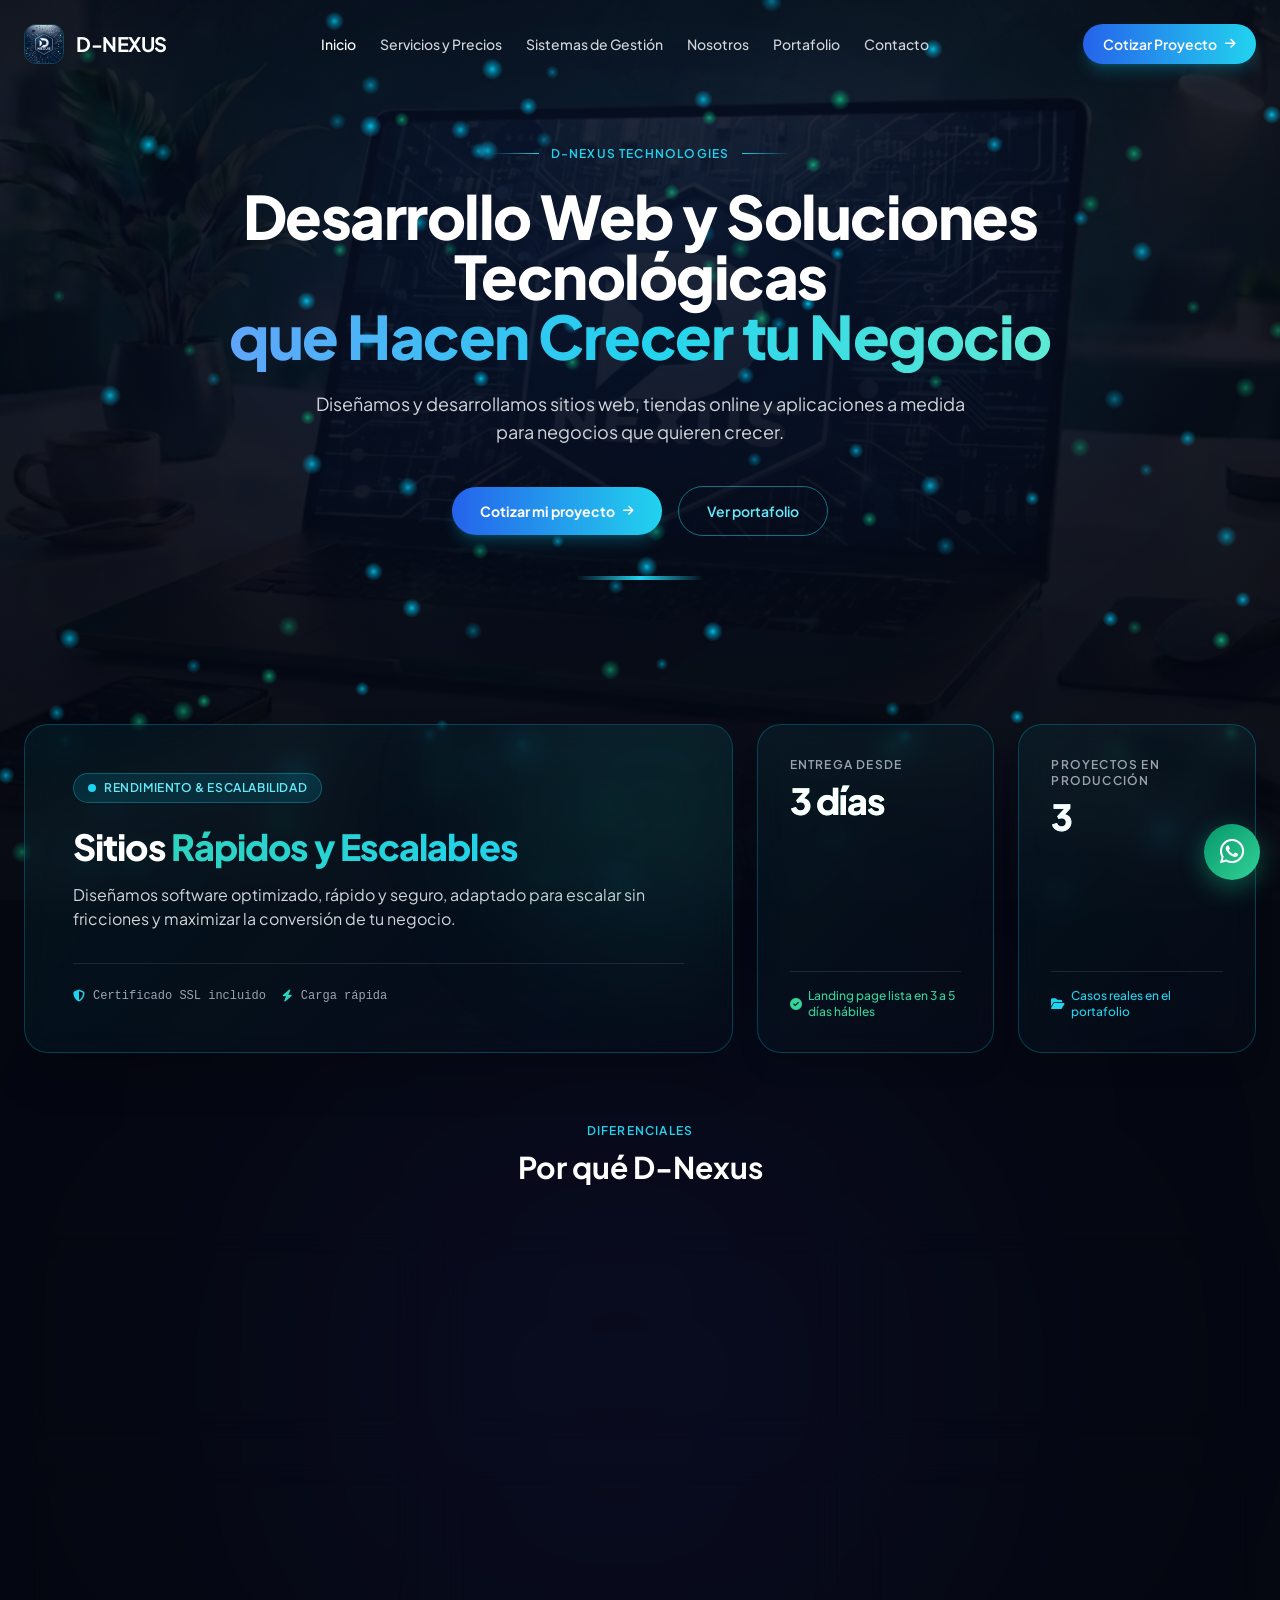
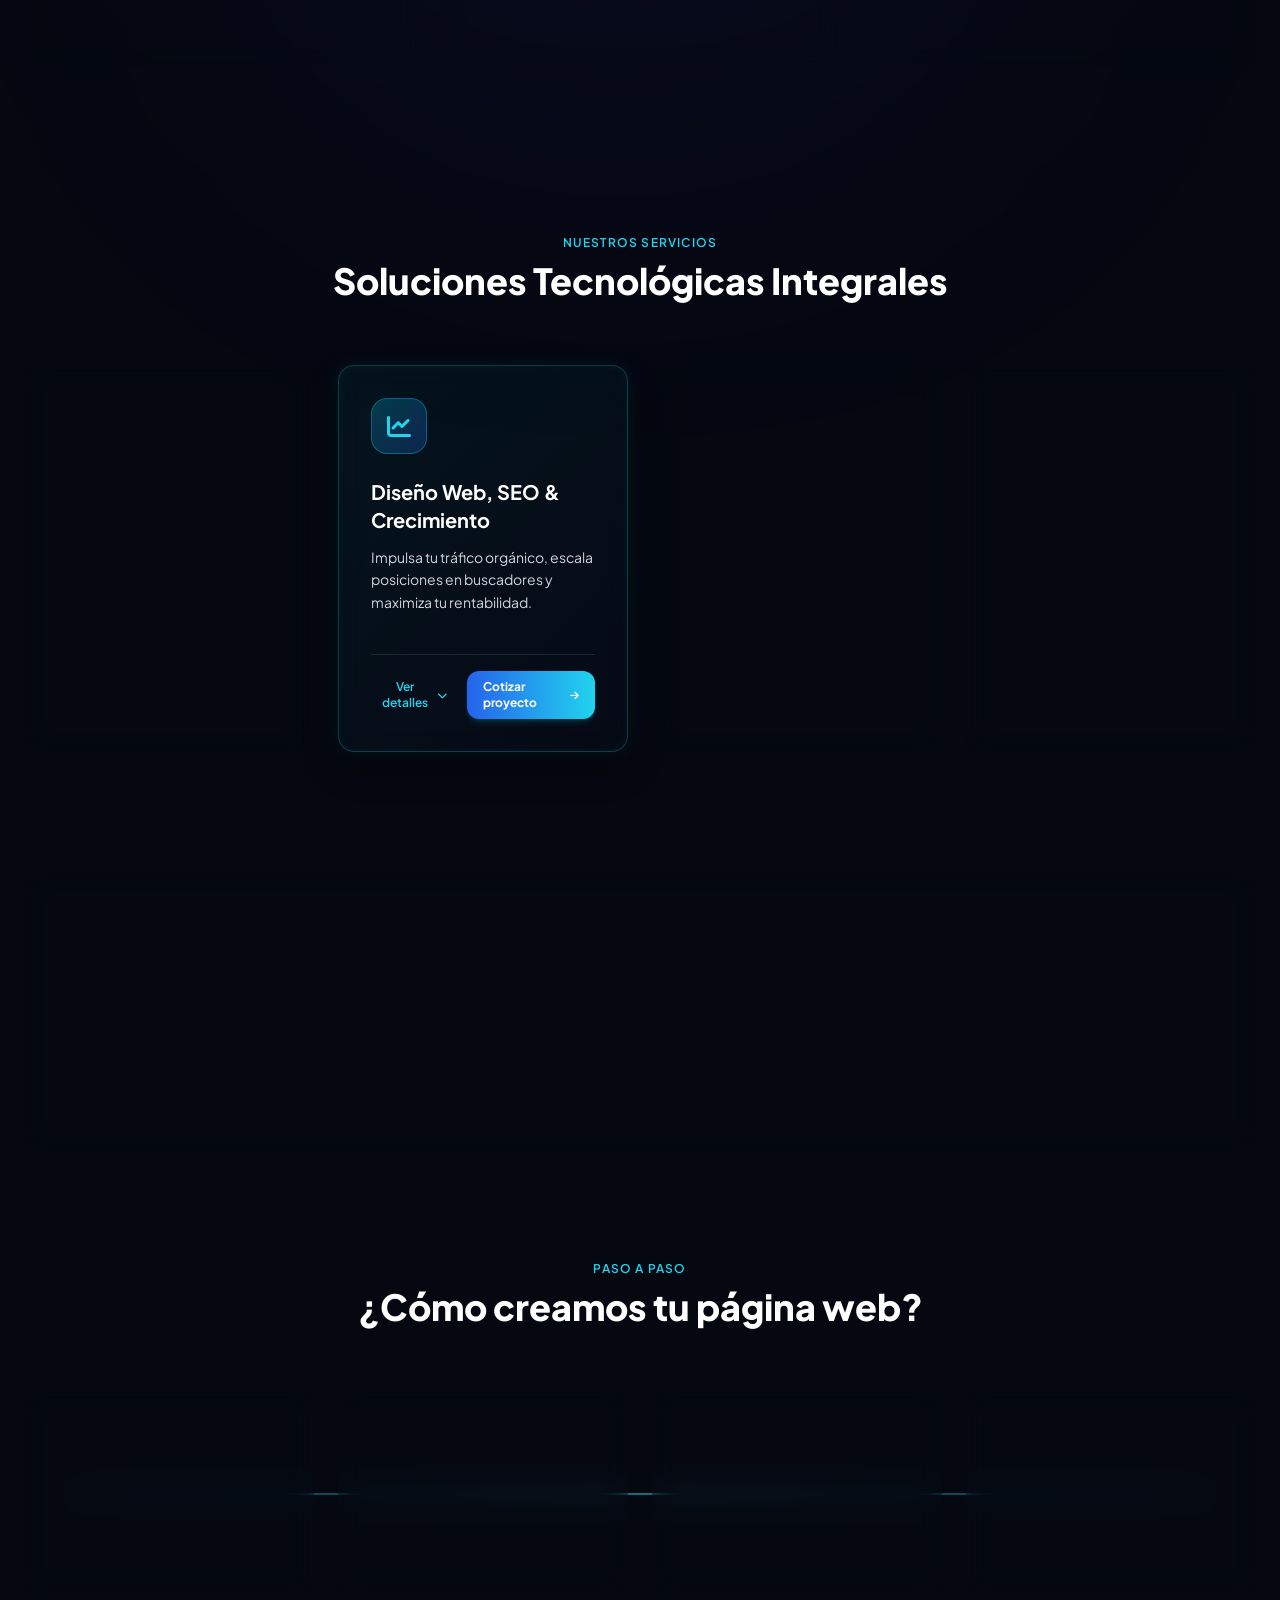
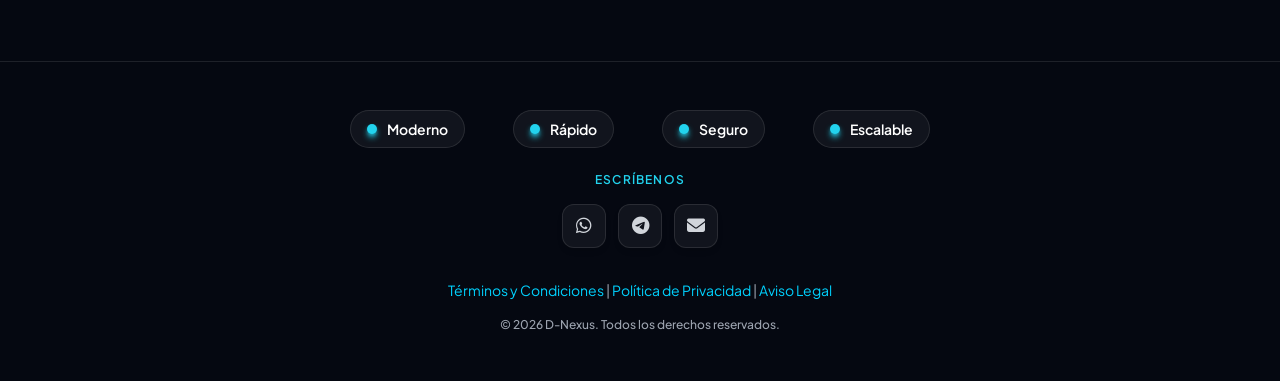
<file: index.html>
<!DOCTYPE html>
<html lang="es" class="dark overflow-x-hidden max-w-full w-full">
<head>
    <meta charset="UTF-8">
    <!-- Respaldo crítico: si css/styles.css no carga, la página sigue oscura y legible -->
    <style>body{background-color:#050811;color:#fff;font-family:'Plus Jakarta Sans',system-ui,-apple-system,'Segoe UI',sans-serif}</style>
    <meta name="viewport" content="width=device-width, initial-scale=1.0">
    <title>D-Nexus - Desarrollo Web y Soluciones Tecnológicas</title>
    <meta name="theme-color" content="#050811">
    <meta name="description" content="D-Nexus diseña y desarrolla sitios web, tiendas online y aplicaciones a medida para negocios que quieren crecer. Cotiza tu proyecto.">
    <link rel="canonical" href="https://d-nexus.github.io/dnexus/">
    <!-- Open Graph / Redes Sociales Meta Tags -->
    <meta property="og:type" content="website">
    <meta property="og:url" content="https://d-nexus.github.io/dnexus/">
    <meta property="og:title" content="D-Nexus - Desarrollo Web y Soluciones Tecnológicas">
    <meta property="og:description" content="Diseñamos y desarrollamos sitios web, tiendas online y aplicaciones a medida para negocios que quieren crecer.">
    <meta property="og:image" content="https://d-nexus.github.io/dnexus/img/og-image.jpg">
    <meta property="og:image:width" content="1200">
    <meta property="og:image:height" content="630">
    <meta property="og:image:alt" content="D-Nexus - Desarrollo web y soluciones tecnológicas">
    <meta property="og:locale" content="es_ES">
    <meta property="og:site_name" content="D-Nexus">

    <!-- Twitter Card Meta Tags -->
    <meta name="twitter:card" content="summary_large_image">
    <meta name="twitter:url" content="https://d-nexus.github.io/dnexus/">
    <meta name="twitter:title" content="D-Nexus - Desarrollo Web y Soluciones Tecnológicas">
    <meta name="twitter:description" content="Diseñamos y desarrollamos sitios web, tiendas online y aplicaciones a medida para negocios que quieren crecer.">
    <meta name="twitter:image" content="https://d-nexus.github.io/dnexus/img/og-image.jpg">
    <!-- Tailwind CSS (compilado) -->
<!-- Favicon -->
    <link rel="icon" type="image/x-icon" href="img/favicon.ico">
    <link rel="icon" type="image/png" sizes="32x32" href="img/favicon.png">
    <link rel="apple-touch-icon" href="img/favicon.png">
    <!-- Google Fonts -->
    <link rel="preconnect" href="https://fonts.googleapis.com">
    <link rel="preconnect" href="https://fonts.gstatic.com" crossorigin>
    <link href="https://fonts.googleapis.com/css2?family=Plus+Jakarta+Sans:wght@300;400;500;600;700;800&display=swap" rel="stylesheet">
    <!-- FontAwesome for icons -->
    <link rel="stylesheet" href="https://cdnjs.cloudflare.com/ajax/libs/font-awesome/6.4.0/css/all.min.css">
    <link rel="stylesheet" href="css/styles.css">
    
    <!-- Google tag (gtag.js) -->
    <script async src="https://www.googletagmanager.com/gtag/js?id=G-SEHNMH3NWE"></script>
    <script>
      window.dataLayer = window.dataLayer || [];
      function gtag(){dataLayer.push(arguments);}
      gtag('js', new Date());

      gtag('config', 'G-SEHNMH3NWE');
    </script>
    <script type="application/ld+json">{"@context": "https://schema.org", "@graph": [{"@type": "Organization", "@id": "https://d-nexus.github.io/dnexus/#org", "name": "D-Nexus", "url": "https://d-nexus.github.io/dnexus/", "logo": "https://d-nexus.github.io/dnexus/img/Logo.jpg", "description": "Diseño y desarrollo de sitios web, tiendas online y aplicaciones a medida.", "email": "dnexus.dev@gmail.com", "telephone": "+5351933774", "address": {"@type": "PostalAddress", "streetAddress": "Avellaneda #218", "addressLocality": "Camagüey", "addressCountry": "CU"}, "contactPoint": {"@type": "ContactPoint", "contactType": "sales", "telephone": "+5351933774", "email": "dnexus.dev@gmail.com", "availableLanguage": "es"}}, {"@type": "WebSite", "@id": "https://d-nexus.github.io/dnexus/#website", "url": "https://d-nexus.github.io/dnexus/", "name": "D-Nexus", "inLanguage": "es", "publisher": {"@id": "https://d-nexus.github.io/dnexus/#org"}}]}</script>
    <link rel="stylesheet" href="css/tailwind.css">
</head>
<body class="min-h-screen relative selection:bg-blue-600 selection:text-white overflow-x-hidden max-w-full w-full">
    <a href="#contenido" class="skip-link">Saltar al contenido</a>

    <!-- Interactive Full-Screen Digital Stardust Background -->
    <canvas id="bg-canvas"></canvas>

    <!-- Background Glows -->
    <div class="absolute top-0 left-1/2 -translate-x-1/2 w-full max-w-[1000px] h-[500px] bg-blue-600/10 blur-[150px] rounded-full pointer-events-none z-0"></div>
    <div class="absolute top-[30%] left-1/4 w-full max-w-[600px] h-[600px] bg-indigo-600/10 blur-[180px] rounded-full pointer-events-none z-0"></div>

    <!-- Navbar -->
    <header class="max-w-7xl mx-auto px-6 py-6 flex items-center justify-between relative z-50 w-full">
        <div class="flex items-center space-x-3">
            <img src="img/Logo.jpg" width="40" height="40" alt="D-Nexus Logo" class="w-10 h-10 rounded-xl object-cover border border-cyan-500/30 shadow-md">
            <span class="text-xl font-bold tracking-tight text-white">D-NEXUS</span>
        </div>

        <nav aria-label="Principal" class="hidden lg:flex items-center space-x-6 text-sm font-medium text-gray-300">
            <a href="index.html" aria-current="page" class="text-white hover:text-cyan-400 transition text-cyan-400">Inicio</a>
            <a href="servicios.html" class="hover:text-cyan-400 transition">Servicios y Precios</a>
            <a href="sistemas-gestion.html" class="hover:text-cyan-400 transition">Sistemas de Gestión</a>
            <a href="nosotros.html" class="hover:text-cyan-400 transition">Nosotros</a>
            <a href="portafolio.html" class="hover:text-cyan-400 transition">Portafolio</a>
            <a href="contacto.html" class="hover:text-cyan-400 transition">Contacto</a>
        </nav>

        <div class="flex items-center space-x-3">
            <div class="hidden lg:block">
                <a href="contacto.html" class="inline-flex items-center space-x-2 px-5 py-2.5 rounded-full text-sm font-semibold text-white bg-gradient-to-r from-blue-600 to-cyan-400 hover:from-blue-500 hover:to-cyan-300 shadow-lg shadow-cyan-500/25 transition transform hover:-translate-y-0.5">
                    <span>Cotizar Proyecto</span>
                    <i class="fa-solid fa-arrow-right text-xs"></i>
                </a>
            </div>

            <!-- Hamburger Button -->
            <button id="mobileMenuBtn" aria-label="Abrir menú" class="lg:hidden w-10 h-10 rounded-xl bg-white/5 border border-cyan-500/30 text-cyan-400 flex items-center justify-center hover:bg-cyan-500/15 transition">
                <i class="fa-solid fa-bars text-lg"></i>
            </button>
        </div>
    </header>

    <!-- Mobile Dropdown Menu -->
    <div id="mobileMenu" class="hidden lg:hidden max-w-7xl mx-auto px-6 pb-6 relative z-50 w-full">
        <div class="glass-panel p-6 rounded-2xl flex flex-col space-y-3 bg-gray-950/95 border border-cyan-500/40 shadow-2xl">
            <a href="index.html" aria-current="page" class="text-sm font-medium text-white hover:text-cyan-400 transition py-2 border-b border-white/5 text-cyan-400">Inicio</a>
            <a href="servicios.html" class="text-sm font-medium text-gray-300 hover:text-cyan-400 transition py-2 border-b border-white/5">Servicios y Precios</a>
            <a href="sistemas-gestion.html" class="text-sm font-medium text-gray-300 hover:text-cyan-400 transition py-2 border-b border-white/5">Sistemas de Gestión</a>
            <a href="nosotros.html" class="text-sm font-medium text-gray-300 hover:text-cyan-400 transition py-2 border-b border-white/5">Nosotros</a>
            <a href="portafolio.html" class="text-sm font-medium text-gray-300 hover:text-cyan-400 transition py-2 border-b border-white/5">Portafolio</a>
            <a href="contacto.html" class="text-sm font-medium text-gray-300 hover:text-cyan-400 transition py-2">Contacto</a>
            <div class="pt-2">
                <a href="contacto.html" class="w-full inline-flex items-center justify-center space-x-2 px-5 py-3 rounded-xl text-sm font-semibold text-white bg-gradient-to-r from-blue-600 to-cyan-400 hover:from-blue-500 hover:to-cyan-300 shadow-lg shadow-cyan-500/25 transition">
                    <span>Cotizar Proyecto</span>
                    <i class="fa-solid fa-arrow-right text-xs"></i>
                </a>
            </div>
        </div>
    </div>

    <!-- Hero Section -->
    <span id="contenido"></span>
    <section id="inicio" class="max-w-7xl mx-auto px-6 pt-12 pb-20 text-center relative z-10 w-full">
        <div class="inline-flex items-center space-x-3 text-xs font-semibold uppercase tracking-widest text-cyan-400 mb-6">
            <span class="w-12 h-[1px] bg-gradient-to-r from-transparent to-cyan-400"></span>
            <span>D-Nexus TECHNOLOGIES</span>
            <span class="w-12 h-[1px] bg-gradient-to-l from-transparent to-cyan-400"></span>
        </div>

        <h1 class="text-2xl sm:text-5xl lg:text-6xl font-extrabold tracking-tight max-w-5xl mx-auto leading-tight mb-6 break-words">
            Desarrollo Web y Soluciones Tecnológicas <br>
            <span class="bg-gradient-to-r from-blue-400 via-cyan-400 to-teal-300 bg-clip-text text-transparent">que Hacen Crecer tu Negocio</span>
        </h1>

        <p class="text-base sm:text-lg text-gray-300 max-w-2xl mx-auto mb-10 break-words">
            Diseñamos y desarrollamos sitios web, tiendas online y aplicaciones a medida para negocios que quieren crecer.
        </p>

        <div class="flex flex-col sm:flex-row items-center justify-center gap-4 mb-10">
            <a href="contacto.html" class="inline-flex items-center justify-center space-x-2 px-7 py-3.5 rounded-full text-sm font-bold text-white bg-gradient-to-r from-blue-600 to-cyan-400 hover:from-blue-500 hover:to-cyan-300 shadow-lg shadow-cyan-500/25 transition transform hover:-translate-y-0.5">
                <span>Cotizar mi proyecto</span>
                <i class="fa-solid fa-arrow-right text-xs"></i>
            </a>
            <a href="portafolio.html" class="inline-flex items-center justify-center space-x-2 px-7 py-3.5 rounded-full text-sm font-semibold text-cyan-300 border border-cyan-400/50 hover:bg-cyan-400/10 transition">
                <span>Ver portafolio</span>
            </a>
        </div>
        <!-- Decorative blue glow bar -->
        <div class="w-32 h-1 bg-gradient-to-r from-transparent via-cyan-400 to-transparent mx-auto rounded-full"></div>
    </section>

    <!-- Sección Bento Grid Minimalista (Estilo Vercel / Apple) -->
    <section id="tecnologia" class="max-w-7xl mx-auto px-6 py-16 relative z-10 w-full">
        <div class="grid grid-cols-1 lg:grid-cols-12 gap-6 items-stretch">
            
            <!-- Bloque Izquierdo (Grande) -->
            <div class="lg:col-span-7 glass-panel p-8 sm:p-12 rounded-3xl flex flex-col justify-between border border-cyan-500/30 shadow-2xl relative overflow-hidden group hover:border-cyan-400/60 transition-all duration-300">
                <div class="absolute -top-20 -right-20 w-80 h-80 bg-teal-500/10 rounded-full blur-3xl pointer-events-none"></div>
                <div>
                    <div class="inline-flex items-center gap-2 px-3.5 py-1.5 rounded-full bg-cyan-500/15 border border-cyan-400/30 text-cyan-300 text-xs font-semibold tracking-wider uppercase mb-6 shadow-sm">
                        <span class="w-2 h-2 rounded-full bg-cyan-400 animate-pulse"></span>
                        Rendimiento & Escalabilidad
                    </div>
                    <h3 class="text-2xl sm:text-3xl lg:text-4xl font-extrabold text-white tracking-tight mb-4 leading-snug break-words">
                        Sitios <span class="text-transparent bg-clip-text bg-gradient-to-r from-teal-400 to-cyan-400">Rápidos y Escalables</span>
                    </h3>
                    <p class="text-gray-300 text-sm sm:text-base leading-relaxed max-w-xl break-words">
                        Diseñamos software optimizado, rápido y seguro, adaptado para escalar sin fricciones y maximizar la conversión de tu negocio.
                    </p>
                </div>
                <div class="mt-8 pt-6 border-t border-white/10 flex flex-wrap items-center gap-4 text-xs text-gray-400 font-mono">
                    <span class="flex items-center space-x-2"><i class="fa-solid fa-shield-halved text-cyan-400"></i> <span>Certificado SSL incluido</span></span>
                    <span class="flex items-center space-x-2"><i class="fa-solid fa-bolt text-teal-400"></i> <span>Carga rápida</span></span>
                </div>
            </div>

            <!-- Bloque Derecho (Métricas Limpias) -->
            <div class="lg:col-span-5 grid grid-cols-1 sm:grid-cols-2 gap-6">
                
                <!-- Tarjeta 1: Uptime -->
                <div class="glass-panel p-6 sm:p-8 rounded-3xl flex flex-col justify-between border border-cyan-500/30 shadow-xl group hover:border-cyan-400/60 transition-all duration-300">
                    <div>
                        <span class="text-xs font-semibold text-gray-400 uppercase tracking-widest block mb-2">Entrega desde</span>
                        <div class="text-3xl sm:text-4xl font-black text-white tracking-tight bg-gradient-to-r from-emerald-400 to-teal-300 bg-clip-text text-transparent">3 días</div>
                    </div>
                    <div class="mt-6 pt-4 border-t border-white/10 text-xs text-emerald-400 font-medium flex items-center space-x-1.5">
                        <i class="fa-solid fa-circle-check"></i>
                        <span>Landing page lista en 3 a 5 días hábiles</span>
                    </div>
                </div>

                <!-- Tarjeta 2: Tiempo de Carga -->
                <div class="glass-panel p-6 sm:p-8 rounded-3xl flex flex-col justify-between border border-cyan-500/30 shadow-xl group hover:border-cyan-400/60 transition-all duration-300">
                    <div>
                        <span class="text-xs font-semibold text-gray-400 uppercase tracking-widest block mb-2">Proyectos en producción</span>
                        <div class="text-3xl sm:text-4xl font-black text-white tracking-tight bg-gradient-to-r from-cyan-400 to-blue-400 bg-clip-text text-transparent">3</div>
                    </div>
                    <div class="mt-6 pt-4 border-t border-white/10 text-xs text-cyan-400 font-medium flex items-center space-x-1.5">
                        <i class="fa-solid fa-folder-open"></i>
                        <span>Casos reales en el portafolio</span>
                    </div>
                </div>

            </div>

        </div>
    </section>

    <!-- Sección Por qué D-Nexus -->
    <section id="caracteristicas" class="max-w-7xl mx-auto px-6 pb-20 relative z-10 w-full">
        <div class="text-center mb-12">
            <span class="text-xs font-semibold text-cyan-400 uppercase tracking-widest">Diferenciales</span>
            <h2 class="text-2xl sm:text-3xl font-bold text-white mt-2 break-words">Por qué D-Nexus</h2>
        </div>

        <div class="grid grid-cols-1 sm:grid-cols-2 lg:grid-cols-3 gap-6 items-stretch">
            
            <!-- Tarjeta 1: Optimización (SEO) -->
            <div class="glass-panel p-6 sm:p-8 rounded-2xl flex flex-col justify-between group hover:border-cyan-400/60 transition-all duration-300 border border-cyan-500/30">
                <div>
                    <div class="w-12 h-12 rounded-xl bg-cyan-500/10 border border-cyan-500/30 flex items-center justify-center text-cyan-400 mb-4 group-hover:bg-gradient-to-r group-hover:from-blue-600 group-hover:to-cyan-500 group-hover:text-white transition">
                        <svg class="w-6 h-6" fill="none" stroke="currentColor" viewBox="0 0 24 24"><path stroke-linecap="round" stroke-linejoin="round" stroke-width="2" d="M17 20h5v-2a3 3 0 00-5.356-1.857M17 20H7m10 0v-2c0-.656-.126-1.283-.356-1.857M7 20H2v-2a3 3 0 015.356-1.857M7 20v-2c0-.656.126-1.283.356-1.857m0 0a5.002 5.002 0 019.288 0M15 7a3 3 0 11-6 0 3 3 0 016 0zm6 3a2 2 0 11-4 0 2 2 0 014 0zM7 10a2 2 0 11-4 0 2 2 0 014 0z"/></svg>
                    </div>
                    <h4 class="text-lg font-bold text-white mb-2 break-words">Trato directo</h4>
                    <p class="text-xs sm:text-sm text-gray-300 leading-relaxed break-words">Hablas con quienes diseñan y programan tu proyecto, sin intermediarios.</p>
                </div>
            </div>

            <!-- Tarjeta 2: Soporte Premium -->
            <div class="glass-panel p-6 sm:p-8 rounded-2xl flex flex-col justify-between group hover:border-cyan-400/60 transition-all duration-300 border border-cyan-500/30">
                <div>
                    <div class="w-12 h-12 rounded-xl bg-cyan-500/10 border border-cyan-500/30 flex items-center justify-center text-cyan-400 mb-4 group-hover:bg-gradient-to-r group-hover:from-blue-600 group-hover:to-cyan-500 group-hover:text-white transition">
                        <svg class="w-6 h-6" fill="none" stroke="currentColor" viewBox="0 0 24 24"><path stroke-linecap="round" stroke-linejoin="round" stroke-width="2" d="M7 7h.01M7 3h5c.512 0 1.024.195 1.414.586l7 7a2 2 0 010 2.828l-7 7a2 2 0 01-2.828 0l-7-7A1.994 1.994 0 013 12V7a4 4 0 014-4z"/></svg>
                    </div>
                    <h4 class="text-lg font-bold text-white mb-2 break-words">Precios claros</h4>
                    <p class="text-xs sm:text-sm text-gray-300 leading-relaxed break-words">Planes con precio publicado, con opción de pago mensual o pago único.</p>
                </div>
            </div>

            <!-- Tarjeta 3: E-mail + Dominio -->
            <div class="glass-panel p-6 sm:p-8 rounded-2xl flex flex-col justify-between group hover:border-cyan-400/60 transition-all duration-300 border border-cyan-500/30">
                <div>
                    <div class="w-12 h-12 rounded-xl bg-cyan-500/10 border border-cyan-500/30 flex items-center justify-center text-cyan-400 mb-4 group-hover:bg-gradient-to-r group-hover:from-blue-600 group-hover:to-cyan-500 group-hover:text-white transition">
                        <svg class="w-6 h-6" fill="none" stroke="currentColor" viewBox="0 0 24 24"><path stroke-linecap="round" stroke-linejoin="round" stroke-width="2" d="M3 8l7.89 5.26a2 2 0 002.22 0L21 8M5 19h14a2 2 0 002-2V7a2 2 0 00-2-2H5a2 2 0 00-2 2v10a2 2 0 002 2z"/></svg>
                    </div>
                    <h4 class="text-lg font-bold text-white mb-2 break-words">E-mail + Dominio</h4>
                    <p class="text-xs sm:text-sm text-gray-300 leading-relaxed break-words">Configuración de correos corporativos y dominio propio.</p>
                </div>
            </div>

            <!-- Tarjeta 4: Diseño Web Moderno -->
            <div class="glass-panel p-6 sm:p-8 rounded-2xl flex flex-col justify-between group hover:border-cyan-400/60 transition-all duration-300 border border-cyan-500/30">
                <div>
                    <div class="w-12 h-12 rounded-xl bg-cyan-500/10 border border-cyan-500/30 flex items-center justify-center text-cyan-400 mb-4 group-hover:bg-gradient-to-r group-hover:from-blue-600 group-hover:to-cyan-500 group-hover:text-white transition">
                        <svg class="w-6 h-6" fill="none" stroke="currentColor" viewBox="0 0 24 24"><path stroke-linecap="round" stroke-linejoin="round" stroke-width="2" d="M8 12h.01M12 12h.01M16 12h.01M21 12c0 4.418-4.03 8-9 8a9.863 9.863 0 01-4.255-.949L3 20l1.395-3.72C3.512 15.042 3 13.574 3 12c0-4.418 4.03-8 9-8s9 3.582 9 8z"/></svg>
                    </div>
                    <h4 class="text-lg font-bold text-white mb-2 break-words">Pedidos por WhatsApp</h4>
                    <p class="text-xs sm:text-sm text-gray-300 leading-relaxed break-words">Conectamos tu web con WhatsApp para recibir consultas y pedidos ordenados.</p>
                </div>
            </div>

            <!-- Tarjeta 5: Actualizaciones y Mantenimiento -->
            <div class="glass-panel p-6 sm:p-8 rounded-2xl flex flex-col justify-between group hover:border-cyan-400/60 transition-all duration-300 border border-cyan-500/30">
                <div>
                    <div class="w-12 h-12 rounded-xl bg-cyan-500/10 border border-cyan-500/30 flex items-center justify-center text-cyan-400 mb-4 group-hover:bg-gradient-to-r group-hover:from-blue-600 group-hover:to-cyan-500 group-hover:text-white transition">
                        <svg class="w-6 h-6" fill="none" stroke="currentColor" viewBox="0 0 24 24"><path stroke-linecap="round" stroke-linejoin="round" stroke-width="2" d="M9 12l2 2 4-4m5.618-4.016A11.955 11.955 0 0112 2.944a11.955 11.955 0 01-8.618 3.04A12.02 12.02 0 003 9c0 5.591 3.824 10.29 9 11.622 5.176-1.332 9-6.03 9-11.622 0-1.042-.133-2.052-.382-3.016z"/></svg>
                    </div>
                    <h4 class="text-lg font-bold text-white mb-2 break-words">Respaldo incluido</h4>
                    <p class="text-xs sm:text-sm text-gray-300 leading-relaxed break-words">Con el plan mensual: hosting, SSL, copias de seguridad y soporte técnico.</p>
                </div>
            </div>

            <!-- Tarjeta 6: Seguridad y Estabilidad -->
            <div class="glass-panel p-6 sm:p-8 rounded-2xl flex flex-col justify-between group hover:border-cyan-400/60 transition-all duration-300 border border-cyan-500/30">
                <div>
                    <div class="w-12 h-12 rounded-xl bg-cyan-500/10 border border-cyan-500/30 flex items-center justify-center text-cyan-400 mb-4 group-hover:bg-gradient-to-r group-hover:from-blue-600 group-hover:to-cyan-500 group-hover:text-white transition">
                        <svg class="w-6 h-6" fill="none" stroke="currentColor" viewBox="0 0 24 24"><path stroke-linecap="round" stroke-linejoin="round" stroke-width="2" d="M3 7v10a2 2 0 002 2h14a2 2 0 002-2V9a2 2 0 00-2-2h-6l-2-2H5a2 2 0 00-2 2z"/></svg>
                    </div>
                    <h4 class="text-lg font-bold text-white mb-2 break-words">Proyectos reales</h4>
                    <p class="text-xs sm:text-sm text-gray-300 leading-relaxed break-words">Tiendas y sistemas de pedidos en producción que puedes ver en el portafolio.</p>
                </div>
            </div>

        </div>
    </section>

    <!-- Features Grid Section -->
    <section id="services" class="max-w-7xl mx-auto px-6 py-20 relative z-10 w-full">
        <div class="text-center mb-16">
            <span class="text-xs font-semibold text-cyan-400 uppercase tracking-widest">Nuestros Servicios</span>
            <h2 class="text-3xl sm:text-4xl font-extrabold text-white mt-2 break-words">Soluciones Tecnológicas Integrales</h2>
        </div>

        <div class="grid grid-cols-1 sm:grid-cols-2 lg:grid-cols-4 gap-6 items-stretch">
            
            <!-- Card 1 -->
            <div class="glass-panel service-box p-8 rounded-2xl flex flex-col justify-between transition-all duration-300 group">
                <div>
                    <div class="w-14 h-14 rounded-2xl bg-gradient-to-br from-cyan-500/25 to-blue-600/25 border border-cyan-500/40 flex items-center justify-center text-cyan-400 mb-6 group-hover:bg-gradient-to-r group-hover:from-blue-600 group-hover:to-cyan-400 group-hover:text-white group-hover:shadow-lg group-hover:shadow-cyan-500/40 transition-all duration-300">
                        <i class="fa-solid fa-laptop-code text-2xl"></i>
                    </div>
                    <h3 class="text-xl font-bold text-white mb-3 group-hover:text-cyan-300 transition break-words">Diseño Web</h3>
                    <p class="text-sm text-gray-300 leading-relaxed break-words">Creación de experiencias digitales atractivas, responsivas y de alta conversión.</p>
                </div>
                <div class="mt-6 pt-4 border-t border-white/10 flex items-center justify-between text-xs font-semibold text-cyan-400 group-hover:text-white transition">
                    <a href="servicios.html" class="card-link">Saber más</a>
                    <i class="fa-solid fa-arrow-right text-[10px] transform group-hover:translate-x-1.5 transition"></i>
                </div>
            </div>

            <!-- Card 2 (Diseño Web, SEO & Crecimiento) -->
            <div class="glass-panel service-box p-8 rounded-2xl flex flex-col justify-between transition-all duration-300 group">
                <div>
                    <div class="w-14 h-14 rounded-2xl bg-gradient-to-br from-cyan-500/25 to-blue-600/25 border border-cyan-500/40 flex items-center justify-center text-cyan-400 mb-6 group-hover:bg-gradient-to-r group-hover:from-blue-600 group-hover:to-cyan-400 group-hover:text-white group-hover:shadow-lg group-hover:shadow-cyan-500/40 transition-all duration-300">
                        <i class="fa-solid fa-chart-line text-2xl"></i>
                    </div>
                    <h3 class="text-xl font-bold text-white mb-3 group-hover:text-cyan-300 transition break-words">Diseño Web, SEO & Crecimiento</h3>
                    <p class="text-sm text-gray-300 leading-relaxed mb-4 break-words">Impulsa tu tráfico orgánico, escala posiciones en buscadores y maximiza tu rentabilidad.</p>
                    
                    <!-- Contenedor desplegable de detalles -->
                    <div id="serviceDetails" class="hidden space-y-2 mb-4 p-4 rounded-xl bg-white/5 border border-white/10 text-xs text-gray-300 transition-all">
                        <div class="flex items-center space-x-2">
                            <i class="fa-solid fa-check text-cyan-400"></i>
                            <span>Diseño adaptable (Responsive UI/UX)</span>
                        </div>
                        <div class="flex items-center space-x-2">
                            <i class="fa-solid fa-check text-cyan-400"></i>
                            <span>Optimización de velocidad</span>
                        </div>
                        <div class="flex items-center space-x-2">
                            <i class="fa-solid fa-check text-cyan-400"></i>
                            <span>Posicionamiento SEO avanzado</span>
                        </div>
                    </div>
                </div>

                <div class="mt-6 pt-4 border-t border-white/10 flex flex-col sm:flex-row items-stretch sm:items-center justify-between gap-3">
                    <!-- Enlace secundario: Ver detalles -->
                    <button type="button" onclick="toggleServiceDetails(event)" class="text-xs font-semibold text-cyan-400 hover:text-cyan-300 transition flex items-center justify-center sm:justify-start space-x-1.5 py-1 px-2 rounded-lg hover:bg-white/5">
                        <span id="detailsBtnText">Ver detalles</span>
                        <i id="detailsIcon" class="fa-solid fa-chevron-down text-[10px] transition-transform"></i>
                    </button>

                    <!-- Botón principal CTA: Cotizar proyecto -->
                    <a href="contacto.html" class="inline-flex items-center justify-center space-x-2 px-4 py-2 rounded-xl text-xs font-bold text-white bg-gradient-to-r from-blue-600 to-cyan-400 hover:from-blue-500 hover:to-cyan-300 shadow-md shadow-cyan-500/20 transition transform hover:-translate-y-0.5">
                        <span>Cotizar proyecto</span>
                        <i class="fa-solid fa-arrow-right text-[10px]"></i>
                    </a>
                </div>
            </div>

            <!-- Card 3 -->
            <div class="glass-panel service-box p-8 rounded-2xl flex flex-col justify-between transition-all duration-300 group">
                <div>
                    <div class="w-14 h-14 rounded-2xl bg-gradient-to-br from-cyan-500/25 to-blue-600/25 border border-cyan-500/40 flex items-center justify-center text-cyan-400 mb-6 group-hover:bg-gradient-to-r group-hover:from-blue-600 group-hover:to-cyan-400 group-hover:text-white group-hover:shadow-lg group-hover:shadow-cyan-500/40 transition-all duration-300">
                        <i class="fa-solid fa-cart-shopping text-2xl"></i>
                    </div>
                    <h3 class="text-xl font-bold text-white mb-3 group-hover:text-cyan-300 transition break-words">E-Commerce</h3>
                    <p class="text-sm text-gray-300 leading-relaxed break-words">Tiendas online robustas y optimizadas para transacciones seguras y fluidas.</p>
                </div>
                <div class="mt-6 pt-4 border-t border-white/10 flex items-center justify-between text-xs font-semibold text-cyan-400 group-hover:text-white transition">
                    <a href="servicios.html" class="card-link">Saber más</a>
                    <i class="fa-solid fa-arrow-right text-[10px] transform group-hover:translate-x-1.5 transition"></i>
                </div>
            </div>

            <!-- Card 4 -->
            <div class="glass-panel service-box p-8 rounded-2xl flex flex-col justify-between transition-all duration-300 group">
                <div>
                    <div class="w-14 h-14 rounded-2xl bg-gradient-to-br from-cyan-500/25 to-blue-600/25 border border-cyan-500/40 flex items-center justify-center text-cyan-400 mb-6 group-hover:bg-gradient-to-r group-hover:from-blue-600 group-hover:to-cyan-400 group-hover:text-white group-hover:shadow-lg group-hover:shadow-cyan-500/40 transition-all duration-300">
                        <i class="fa-solid fa-headset text-2xl"></i>
                    </div>
                    <h3 class="text-xl font-bold text-white mb-3 group-hover:text-cyan-300 transition break-words">Soporte Continuo</h3>
                    <p class="text-sm text-gray-300 leading-relaxed break-words">Asistencia técnica y mantenimiento mensual para mantener tu plataforma estable y rápida.</p>
                </div>
                <div class="mt-6 pt-4 border-t border-white/10 flex items-center justify-between text-xs font-semibold text-cyan-400 group-hover:text-white transition">
                    <a href="servicios.html" class="card-link">Saber más</a>
                    <i class="fa-solid fa-arrow-right text-[10px] transform group-hover:translate-x-1.5 transition"></i>
                </div>
            </div>

        </div>
    </section>

    <!-- Sección ¿Cómo creamos tu página web? (Línea de tiempo) -->
    <!-- Nuevo servicio: sistemas de gestión -->
    <section id="sistemas" class="max-w-7xl mx-auto px-6 py-10 relative z-10 w-full">
        <div class="glass-panel p-8 sm:p-12 rounded-3xl">
            <div class="grid grid-cols-1 lg:grid-cols-3 gap-8 items-center">
                <div class="lg:col-span-2 text-center lg:text-left">
                    <span class="inline-flex items-center space-x-2 text-xs font-semibold text-cyan-300 bg-cyan-500/10 border border-cyan-400/40 px-4 py-1.5 rounded-full mb-4"><i class="fa-solid fa-sparkles"></i><span>Nuevo servicio</span></span>
                    <h2 class="text-2xl sm:text-3xl font-extrabold text-white mb-3">Sistemas de gestión para cafeterías, restaurantes y tiendas</h2>
                    <p class="text-sm sm:text-base text-gray-300 leading-relaxed">Punto de venta, inventario, compras, ventas y contabilidad en un solo sistema basado en Odoo, implementado por D-Nexus con capacitación y soporte mensual.</p>
                </div>
                <div class="flex flex-col gap-3">
                    <a href="sistemas-gestion.html" class="inline-flex items-center justify-center space-x-2 px-6 py-3.5 rounded-full text-sm font-bold text-white bg-gradient-to-r from-blue-600 to-cyan-400 shadow-lg shadow-cyan-500/25 transition transform hover:-translate-y-0.5"><span>Conocer el servicio</span><i class="fa-solid fa-arrow-right text-xs"></i></a>
                    <a href="contacto.html?tipo=sistema#formulario" class="inline-flex items-center justify-center px-6 py-3.5 rounded-full text-sm font-semibold text-cyan-300 border border-cyan-400/50 hover:bg-cyan-400/10 transition"><span>Pedir cotización</span></a>
                </div>
            </div>
        </div>
    </section>

    <section id="proceso" class="max-w-7xl mx-auto px-6 py-16 relative z-10 w-full">
        <div class="text-center mb-16">
            <span class="text-xs font-semibold text-cyan-400 uppercase tracking-widest">Paso a Paso</span>
            <h2 class="text-3xl sm:text-4xl font-extrabold text-white mt-2 break-words">¿Cómo creamos tu página web?</h2>
        </div>

        <div class="relative">
            <!-- Línea conectora horizontal en desktop -->
            <div class="hidden lg:block absolute top-1/2 left-12 right-12 h-0.5 bg-gradient-to-r from-cyan-500/20 via-cyan-400/50 to-cyan-500/20 -translate-y-1/2 z-0"></div>

            <div class="grid grid-cols-1 md:grid-cols-2 lg:grid-cols-4 gap-6 relative z-10">
                
                <!-- Paso 1 -->
                <div class="glass-panel p-6 sm:p-8 rounded-2xl flex flex-col justify-between group hover:border-cyan-400/60 transition-all duration-300 border border-cyan-500/30 relative">
                    <div>
                        <div class="inline-block px-3 py-1 rounded-full bg-cyan-500/20 border border-cyan-400 text-cyan-300 font-mono text-xs font-bold mb-4 shadow-[0_0_15px_rgba(0,243,255,0.3)]">
                            01
                        </div>
                        <h4 class="text-lg font-bold text-white mb-2 group-hover:text-cyan-300 transition break-words">Contacto e Idea</h4>
                        <p class="text-xs sm:text-sm text-gray-300 leading-relaxed break-words">Escuchamos tus necesidades y definimos la mejor arquitectura para tu sitio.</p>
                    </div>
                </div>

                <!-- Paso 2 -->
                <div class="glass-panel p-6 sm:p-8 rounded-2xl flex flex-col justify-between group hover:border-cyan-400/60 transition-all duration-300 border border-cyan-500/30 relative">
                    <div>
                        <div class="inline-block px-3 py-1 rounded-full bg-cyan-500/20 border border-cyan-400 text-cyan-300 font-mono text-xs font-bold mb-4 shadow-[0_0_15px_rgba(0,243,255,0.3)]">
                            02
                        </div>
                        <h4 class="text-lg font-bold text-white mb-2 group-hover:text-cyan-300 transition break-words">Diseño y Desarrollo</h4>
                        <p class="text-xs sm:text-sm text-gray-300 leading-relaxed break-words">Creación de la web optimizada para motores de búsqueda y dispositivos móviles.</p>
                    </div>
                </div>

                <!-- Paso 3 -->
                <div class="glass-panel p-6 sm:p-8 rounded-2xl flex flex-col justify-between group hover:border-cyan-400/60 transition-all duration-300 border border-cyan-500/30 relative">
                    <div>
                        <div class="inline-block px-3 py-1 rounded-full bg-cyan-500/20 border border-cyan-400 text-cyan-300 font-mono text-xs font-bold mb-4 shadow-[0_0_15px_rgba(0,243,255,0.3)]">
                            03
                        </div>
                        <h4 class="text-lg font-bold text-white mb-2 group-hover:text-cyan-300 transition break-words">Publicación</h4>
                        <p class="text-xs sm:text-sm text-gray-300 leading-relaxed break-words">Verificamos el rendimiento y desplegamos tu plataforma en vivo.</p>
                    </div>
                </div>

                <!-- Paso 4 -->
                <div class="glass-panel p-6 sm:p-8 rounded-2xl flex flex-col justify-between group hover:border-cyan-400/60 transition-all duration-300 border border-cyan-500/30 relative">
                    <div>
                        <div class="inline-block px-3 py-1 rounded-full bg-cyan-500/20 border border-cyan-400 text-cyan-300 font-mono text-xs font-bold mb-4 shadow-[0_0_15px_rgba(0,243,255,0.3)]">
                            04
                        </div>
                        <h4 class="text-lg font-bold text-white mb-2 group-hover:text-cyan-300 transition break-words">Mantenimiento</h4>
                        <p class="text-xs sm:text-sm text-gray-300 leading-relaxed break-words">Soporte continuo y actualizaciones para mantener tu sitio seguro y activo.</p>
                    </div>
                </div>

            </div>
        </div>
    </section>

    <!-- Footer -->
    <footer class="max-w-7xl mx-auto px-6 py-12 text-center border-t border-white/10 relative z-10 w-full">
        <div class="flex flex-wrap items-center justify-center gap-6 sm:gap-12 text-sm font-semibold text-gray-300 mb-6">
            <span class="flex items-center space-x-2.5 bg-white/5 px-4 py-2 rounded-full border border-white/10">
                <span class="w-2.5 h-2.5 rounded-full bg-cyan-400 shadow-md shadow-cyan-400"></span>
                <span class="text-white">Moderno</span>
            </span>
            <span class="flex items-center space-x-2.5 bg-white/5 px-4 py-2 rounded-full border border-white/10">
                <span class="w-2.5 h-2.5 rounded-full bg-cyan-400 shadow-md shadow-cyan-400"></span>
                <span class="text-white">Rápido</span>
            </span>
            <span class="flex items-center space-x-2.5 bg-white/5 px-4 py-2 rounded-full border border-white/10">
                <span class="w-2.5 h-2.5 rounded-full bg-cyan-400 shadow-md shadow-cyan-400"></span>
                <span class="text-white">Seguro</span>
            </span>
            <span class="flex items-center space-x-2.5 bg-white/5 px-4 py-2 rounded-full border border-white/10">
                <span class="w-2.5 h-2.5 rounded-full bg-cyan-400 shadow-md shadow-cyan-400"></span>
                <span class="text-white">Escalable</span>
            </span>
        </div>

        <div class="mb-8">
            <p class="text-xs text-cyan-400 uppercase tracking-widest mb-4 font-semibold">Escríbenos</p>
            <div class="flex flex-wrap items-center justify-center gap-3">
                <a href="https://wa.me/5351933774" target="_blank" rel="noopener noreferrer" aria-label="Escribir por WhatsApp" class="w-11 h-11 rounded-xl bg-white/5 hover:bg-emerald-500/20 border border-white/10 hover:border-emerald-500/40 text-gray-300 hover:text-emerald-400 flex items-center justify-center text-lg transition-all transform hover:-translate-y-1 shadow-md"><i class="fa-brands fa-whatsapp"></i></a>
                <a href="https://t.me/leolamas86" target="_blank" rel="noopener noreferrer" aria-label="Escribir por Telegram" class="w-11 h-11 rounded-xl bg-white/5 hover:bg-sky-500/20 border border-white/10 hover:border-sky-500/40 text-gray-300 hover:text-sky-400 flex items-center justify-center text-lg transition-all transform hover:-translate-y-1 shadow-md"><i class="fa-brands fa-telegram"></i></a>
                <a href="mailto:dnexus.dev@gmail.com" aria-label="Escribir por correo" class="w-11 h-11 rounded-xl bg-white/5 hover:bg-blue-500/20 border border-white/10 hover:border-blue-500/40 text-gray-300 hover:text-blue-400 flex items-center justify-center text-lg transition-all transform hover:-translate-y-1 shadow-md"><i class="fa-solid fa-envelope"></i></a>
            </div>
        </div>

        <div class="legal-links mb-4">
            <a href="terminos.html">Términos y Condiciones</a> | 
            <a href="privacidad.html">Política de Privacidad</a> | 
            <a href="aviso-legal.html">Aviso Legal</a>
        </div>

        <p class="text-xs text-gray-400 font-medium">&copy; 2026 D-Nexus. Todos los derechos reservados.</p>
    </footer>

    <!-- Stardust Engine & Mobile Menu Script -->
    <script src="main.js" defer></script>
<!-- Botón flotante de WhatsApp -->
    <a href="https://wa.me/5351933774?text=Hola%20D-Nexus%2C%20quiero%20cotizar%20un%20proyecto." target="_blank" rel="noopener noreferrer" class="wa-float" data-track="whatsapp_float" aria-label="Escríbenos por WhatsApp">
        <i class="fa-brands fa-whatsapp"></i>
    </a>
    </body>
</html>
</file>
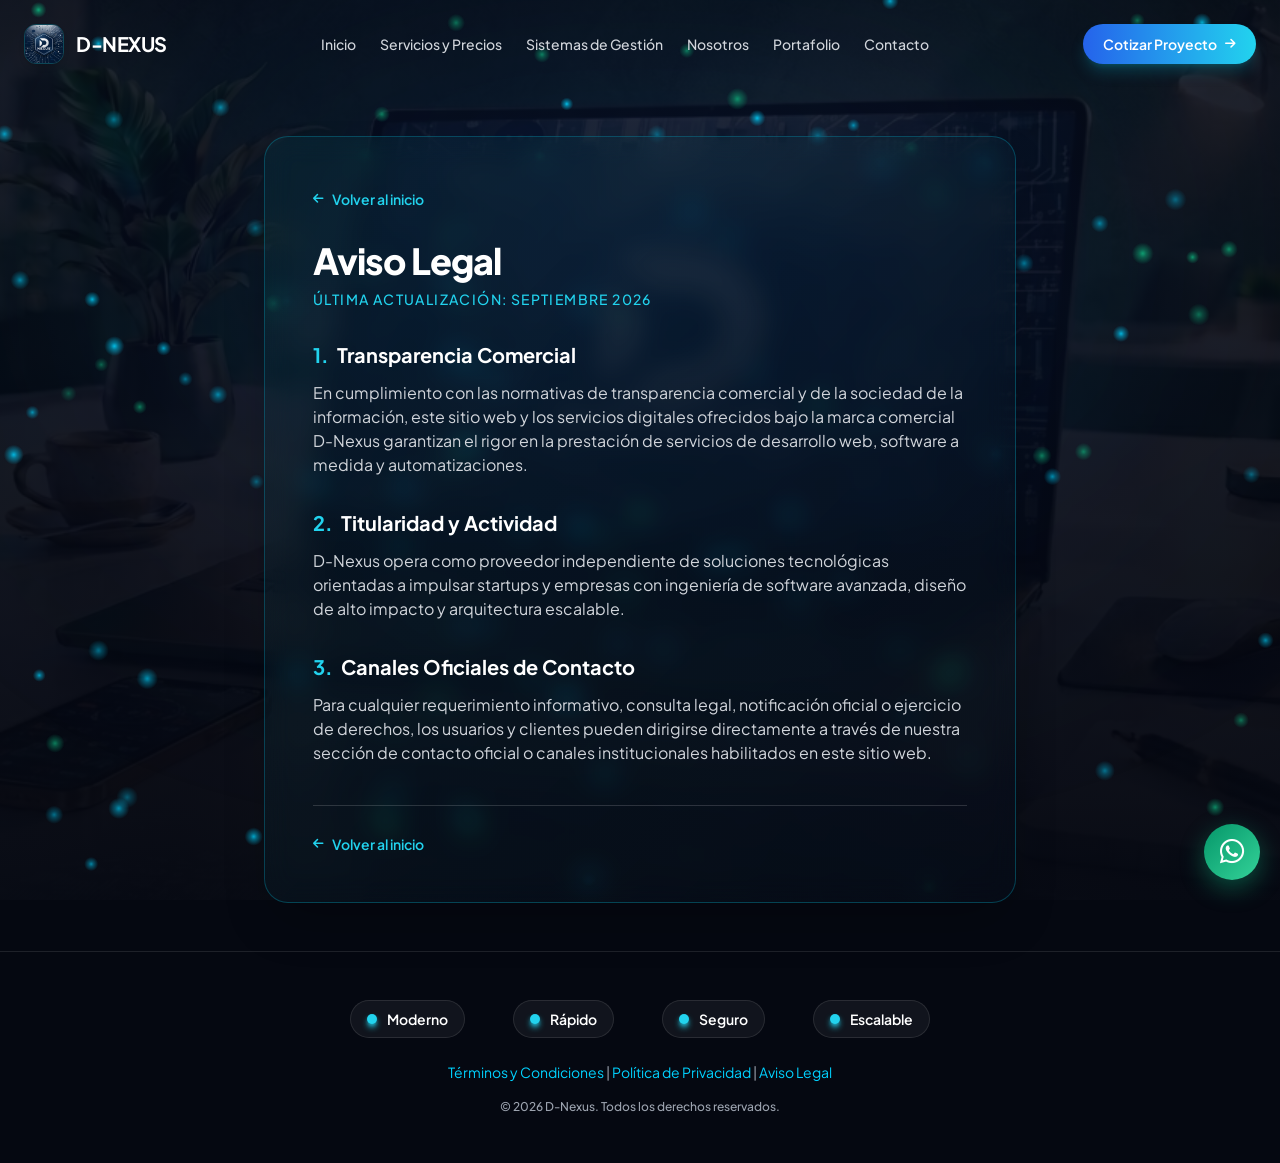
<file: aviso-legal.html>
<!DOCTYPE html>
<html lang="es" class="dark overflow-x-hidden max-w-full w-full">
<head>
    <meta charset="UTF-8">
    <!-- Respaldo crítico: si css/styles.css no carga, la página sigue oscura y legible -->
    <style>body{background-color:#050811;color:#fff;font-family:'Plus Jakarta Sans',system-ui,-apple-system,'Segoe UI',sans-serif}</style>
    <meta name="viewport" content="width=device-width, initial-scale=1.0">
    <title>Aviso Legal - D-Nexus</title>
    <meta name="theme-color" content="#050811">
    <meta name="description" content="Aviso legal de D-Nexus: actividad, transparencia comercial y canales oficiales de contacto.">
    <link rel="canonical" href="https://d-nexus.github.io/dnexus/aviso-legal.html">
    <!-- Tailwind CSS (compilado) -->
<!-- Favicon -->
    <link rel="icon" type="image/x-icon" href="img/favicon.ico">
    <link rel="icon" type="image/png" sizes="32x32" href="img/favicon.png">
    <link rel="apple-touch-icon" href="img/favicon.png">
    <!-- Google Fonts -->
    <link rel="preconnect" href="https://fonts.googleapis.com">
    <link rel="preconnect" href="https://fonts.gstatic.com" crossorigin>
    <link href="https://fonts.googleapis.com/css2?family=Plus+Jakarta+Sans:wght@300;400;500;600;700;800&display=swap" rel="stylesheet">
    <!-- FontAwesome for icons -->
    <link rel="stylesheet" href="https://cdnjs.cloudflare.com/ajax/libs/font-awesome/6.4.0/css/all.min.css">
    <link rel="stylesheet" href="css/styles.css">
    
    <link rel="stylesheet" href="css/tailwind.css">
</head>
<body class="min-h-screen relative selection:bg-blue-600 selection:text-white overflow-x-hidden max-w-full w-full">
    <a href="#contenido" class="skip-link">Saltar al contenido</a>

    <!-- Interactive Full-Screen Digital Stardust Background -->
    <canvas id="bg-canvas"></canvas>

    <!-- Background Glows -->
    <div class="absolute top-0 left-1/2 -translate-x-1/2 w-full max-w-[1000px] h-[500px] bg-blue-600/10 blur-[150px] rounded-full pointer-events-none z-0"></div>

    <!-- Navbar -->
    <header class="max-w-7xl mx-auto px-6 py-6 flex items-center justify-between relative z-50 w-full">
        <div class="flex items-center space-x-3">
            <img src="img/Logo.jpg" width="40" height="40" alt="D-Nexus Logo" class="w-10 h-10 rounded-xl object-cover border border-cyan-500/30 shadow-md">
            <span class="text-xl font-bold tracking-tight text-white">D-NEXUS</span>
        </div>

        <nav aria-label="Principal" class="hidden lg:flex items-center space-x-6 text-sm font-medium text-gray-300">
            <a href="index.html" class="hover:text-cyan-400 transition">Inicio</a>
            <a href="servicios.html" class="hover:text-cyan-400 transition">Servicios y Precios</a>
            <a href="sistemas-gestion.html" class="hover:text-cyan-400 transition">Sistemas de Gestión</a>
            <a href="nosotros.html" class="hover:text-cyan-400 transition">Nosotros</a>
            <a href="portafolio.html" class="hover:text-cyan-400 transition">Portafolio</a>
            <a href="contacto.html" class="hover:text-cyan-400 transition">Contacto</a>
        </nav>

        <div class="flex items-center space-x-3">
            <div class="hidden lg:block">
                <a href="contacto.html" class="inline-flex items-center space-x-2 px-5 py-2.5 rounded-full text-sm font-semibold text-white bg-gradient-to-r from-blue-600 to-cyan-400 hover:from-blue-500 hover:to-cyan-300 shadow-lg shadow-cyan-500/25 transition transform hover:-translate-y-0.5">
                    <span>Cotizar Proyecto</span>
                    <i class="fa-solid fa-arrow-right text-xs"></i>
                </a>
            </div>

            <!-- Hamburger Button -->
            <button id="mobileMenuBtn" aria-label="Abrir menú" class="lg:hidden w-10 h-10 rounded-xl bg-white/5 border border-cyan-500/30 text-cyan-400 flex items-center justify-center hover:bg-cyan-500/15 transition">
                <i class="fa-solid fa-bars text-lg"></i>
            </button>
        </div>
    </header>

    <!-- Mobile Dropdown Menu -->
    <div id="mobileMenu" class="hidden lg:hidden max-w-7xl mx-auto px-6 pb-6 relative z-50 w-full">
        <div class="glass-panel p-6 rounded-2xl flex flex-col space-y-3 bg-gray-950/95 border border-cyan-500/40 shadow-2xl">
            <a href="index.html" class="text-sm font-medium text-gray-300 hover:text-cyan-400 transition py-2 border-b border-white/5">Inicio</a>
            <a href="servicios.html" class="text-sm font-medium text-gray-300 hover:text-cyan-400 transition py-2 border-b border-white/5">Servicios y Precios</a>
            <a href="sistemas-gestion.html" class="text-sm font-medium text-gray-300 hover:text-cyan-400 transition py-2 border-b border-white/5">Sistemas de Gestión</a>
            <a href="nosotros.html" class="text-sm font-medium text-gray-300 hover:text-cyan-400 transition py-2 border-b border-white/5">Nosotros</a>
            <a href="portafolio.html" class="text-sm font-medium text-gray-300 hover:text-cyan-400 transition py-2 border-b border-white/5">Portafolio</a>
            <a href="contacto.html" class="text-sm font-medium text-gray-300 hover:text-cyan-400 transition py-2">Contacto</a>
        </div>
    </div>

    <!-- Main Legal Content -->
    <span id="contenido"></span>
    <main class="max-w-[800px] mx-auto px-6 py-12 relative z-10 w-full">
        <div class="glass-panel p-8 sm:p-12 rounded-3xl border border-cyan-500/30 shadow-2xl">
            
            <!-- Top Return Button -->
            <div class="mb-8">
                <a href="index.html" class="inline-flex items-center space-x-2 text-sm font-semibold text-cyan-400 hover:text-cyan-300 transition">
                    <i class="fa-solid fa-arrow-left text-xs"></i>
                    <span>Volver al inicio</span>
                </a>
            </div>

            <h1 class="text-3xl sm:text-4xl font-extrabold tracking-tight text-white mb-2">Aviso Legal</h1>
            <p class="text-xs sm:text-sm text-cyan-400 font-medium uppercase tracking-widest mb-8">Última actualización: Septiembre 2026</p>

            <div class="space-y-8 text-gray-300 text-sm sm:text-base leading-relaxed">
                <section>
                    <h2 class="text-lg sm:text-xl font-bold text-white mb-3 flex items-center space-x-2">
                        <span class="text-cyan-400">1.</span>
                        <span>Transparencia Comercial</span>
                    </h2>
                    <p>
                        En cumplimiento con las normativas de transparencia comercial y de la sociedad de la información, este sitio web y los servicios digitales ofrecidos bajo la marca comercial D-Nexus garantizan el rigor en la prestación de servicios de desarrollo web, software a medida y automatizaciones.
                    </p>
                </section>

                <section>
                    <h2 class="text-lg sm:text-xl font-bold text-white mb-3 flex items-center space-x-2">
                        <span class="text-cyan-400">2.</span>
                        <span>Titularidad y Actividad</span>
                    </h2>
                    <p>
                        D-Nexus opera como proveedor independiente de soluciones tecnológicas orientadas a impulsar startups y empresas con ingeniería de software avanzada, diseño de alto impacto y arquitectura escalable.
                    </p>
                </section>

                <section>
                    <h2 class="text-lg sm:text-xl font-bold text-white mb-3 flex items-center space-x-2">
                        <span class="text-cyan-400">3.</span>
                        <span>Canales Oficiales de Contacto</span>
                    </h2>
                    <p>
                        Para cualquier requerimiento informativo, consulta legal, notificación oficial o ejercicio de derechos, los usuarios y clientes pueden dirigirse directamente a través de nuestra sección de contacto oficial o canales institucionales habilitados en este sitio web.
                    </p>
                </section>
            </div>

            <!-- Bottom Return Button -->
            <div class="mt-10 pt-6 border-t border-white/15">
                <a href="index.html" class="inline-flex items-center space-x-2 text-sm font-semibold text-cyan-400 hover:text-cyan-300 transition">
                    <i class="fa-solid fa-arrow-left text-xs"></i>
                    <span>Volver al inicio</span>
                </a>
            </div>

        </div>
    </main>

    <!-- Footer -->
    <footer class="max-w-7xl mx-auto px-6 py-12 text-center border-t border-white/10 relative z-10 w-full">
        <div class="flex flex-wrap items-center justify-center gap-6 sm:gap-12 text-sm font-semibold text-gray-300 mb-6">
            <span class="flex items-center space-x-2.5 bg-white/5 px-4 py-2 rounded-full border border-white/10">
                <span class="w-2.5 h-2.5 rounded-full bg-cyan-400 shadow-md shadow-cyan-400"></span>
                <span class="text-white">Moderno</span>
            </span>
            <span class="flex items-center space-x-2.5 bg-white/5 px-4 py-2 rounded-full border border-white/10">
                <span class="w-2.5 h-2.5 rounded-full bg-cyan-400 shadow-md shadow-cyan-400"></span>
                <span class="text-white">Rápido</span>
            </span>
            <span class="flex items-center space-x-2.5 bg-white/5 px-4 py-2 rounded-full border border-white/10">
                <span class="w-2.5 h-2.5 rounded-full bg-cyan-400 shadow-md shadow-cyan-400"></span>
                <span class="text-white">Seguro</span>
            </span>
            <span class="flex items-center space-x-2.5 bg-white/5 px-4 py-2 rounded-full border border-white/10">
                <span class="w-2.5 h-2.5 rounded-full bg-cyan-400 shadow-md shadow-cyan-400"></span>
                <span class="text-white">Escalable</span>
            </span>
        </div>

        <div class="legal-links mb-4">
            <a href="terminos.html">Términos y Condiciones</a> | 
            <a href="privacidad.html">Política de Privacidad</a> | 
            <a href="aviso-legal.html">Aviso Legal</a>
        </div>

        <p class="text-xs text-gray-400 font-medium">&copy; 2026 D-Nexus. Todos los derechos reservados.</p>
    </footer>

    <!-- Stardust Engine & Mobile Menu Script -->
    <script src="main.js" defer></script>
<!-- Botón flotante de WhatsApp -->
    <a href="https://wa.me/5351933774?text=Hola%20D-Nexus%2C%20quiero%20cotizar%20un%20proyecto." target="_blank" rel="noopener noreferrer" class="wa-float" data-track="whatsapp_float" aria-label="Escríbenos por WhatsApp">
        <i class="fa-brands fa-whatsapp"></i>
    </a>
    </body>
</html>
</file>
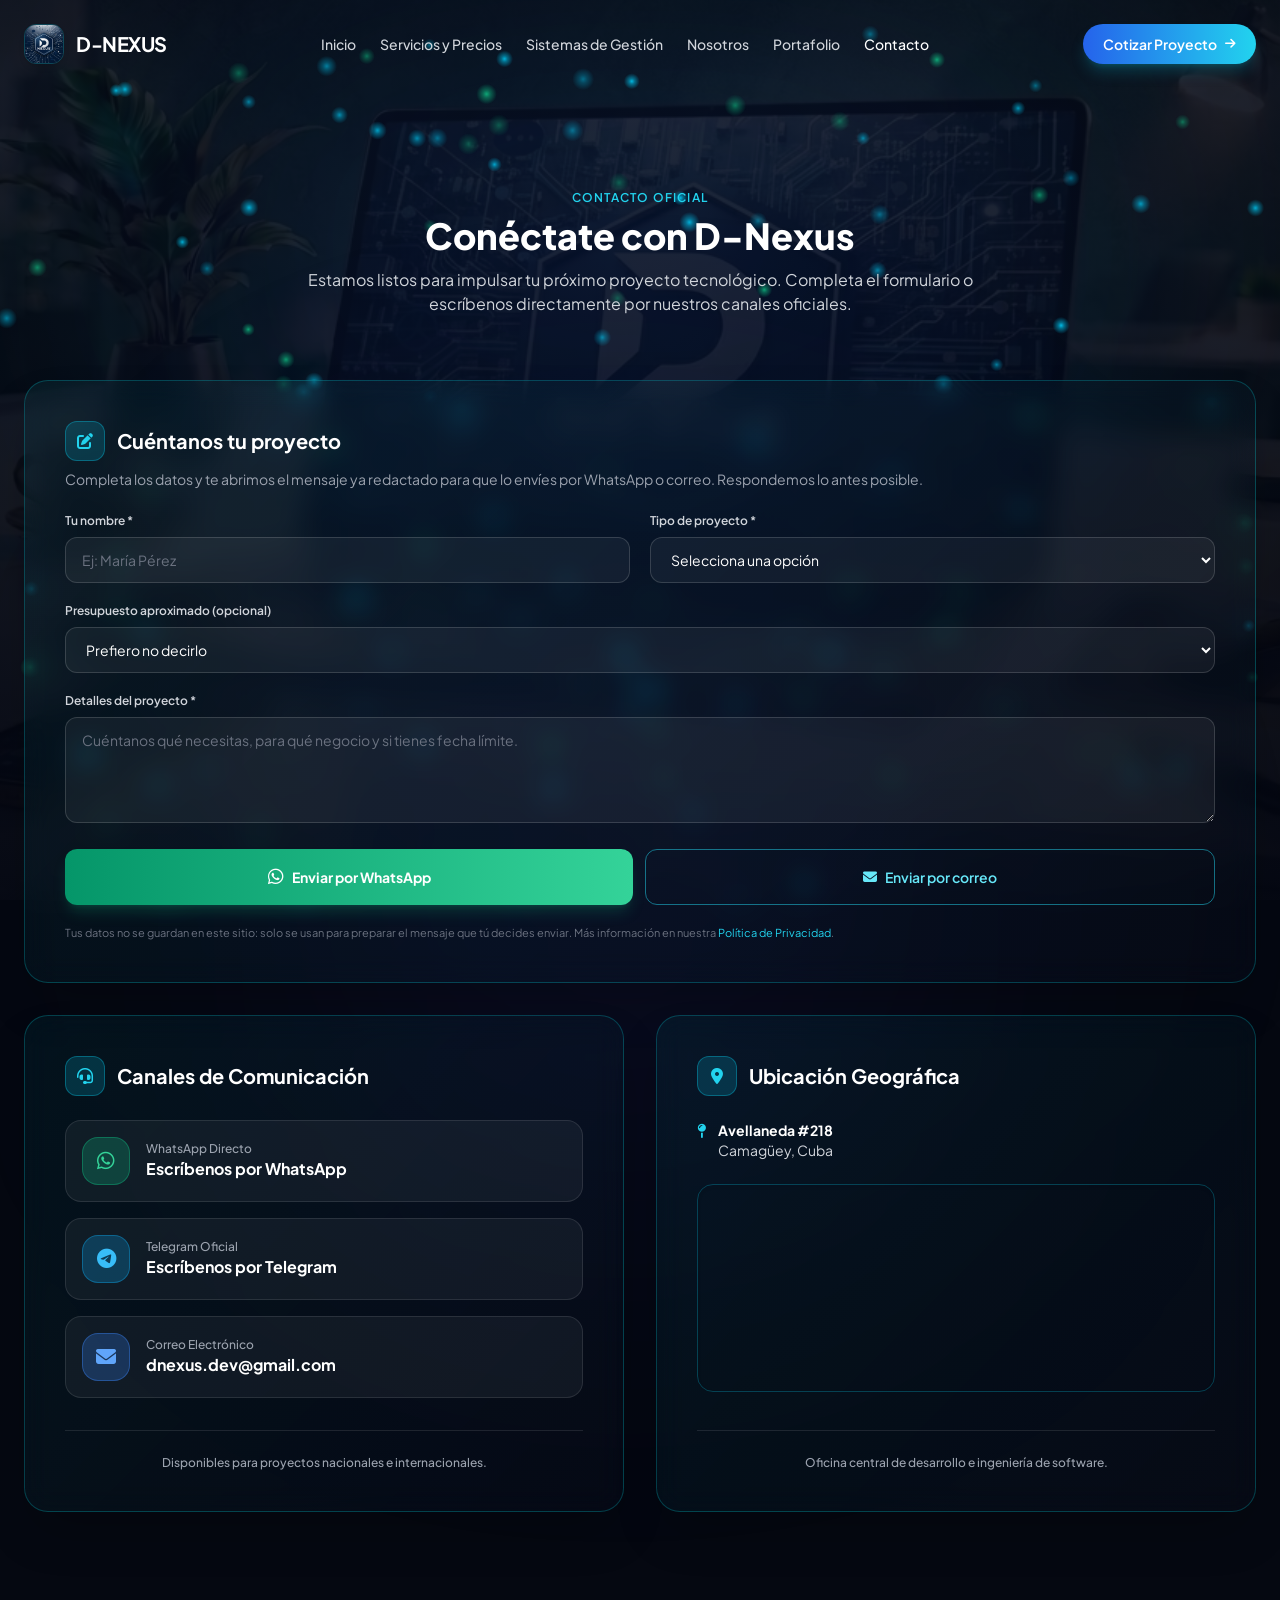
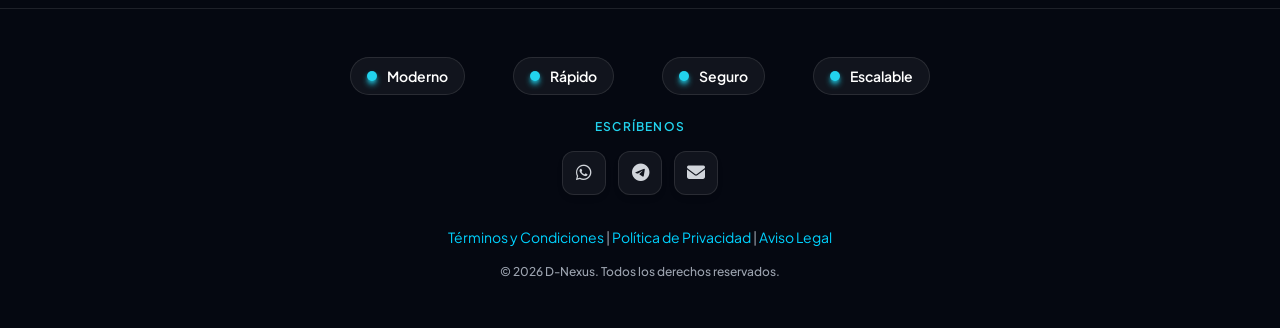
<file: contacto.html>
<!DOCTYPE html>
<html lang="es" class="dark overflow-x-hidden max-w-full w-full">
<head>
    <meta charset="UTF-8">
    <!-- Respaldo crítico: si css/styles.css no carga, la página sigue oscura y legible -->
    <style>body{background-color:#050811;color:#fff;font-family:'Plus Jakarta Sans',system-ui,-apple-system,'Segoe UI',sans-serif}</style>
    <meta name="viewport" content="width=device-width, initial-scale=1.0">
    <title>Contacto - D-Nexus</title>
    <meta name="theme-color" content="#050811">
    <meta name="description" content="Contacta a D-Nexus por WhatsApp, Telegram o correo y cuéntanos tu proyecto web. Atendemos clientes nacionales e internacionales.">
    <link rel="canonical" href="https://d-nexus.github.io/dnexus/contacto.html">
    <!-- Open Graph / Redes Sociales Meta Tags -->
    <meta property="og:type" content="website">
    <meta property="og:url" content="https://d-nexus.github.io/dnexus/contacto.html">
    <meta property="og:title" content="Contacto - D-Nexus">
    <meta property="og:description" content="Ponte en contacto con D-Nexus a través de nuestros canales oficiales, WhatsApp, Telegram o correo electrónico.">
    <meta property="og:image" content="https://d-nexus.github.io/dnexus/img/og-image.jpg">
    <meta property="og:image:width" content="1200">
    <meta property="og:image:height" content="630">
    <meta property="og:image:alt" content="D-Nexus - Desarrollo web y soluciones tecnológicas">
    <meta property="og:locale" content="es_ES">
    <meta property="og:site_name" content="D-Nexus">
    <meta name="twitter:card" content="summary_large_image">
    <meta name="twitter:image" content="https://d-nexus.github.io/dnexus/img/og-image.jpg">

    <!-- Tailwind CSS (compilado) -->
<!-- Favicon -->
    <link rel="icon" type="image/x-icon" href="img/favicon.ico">
    <link rel="icon" type="image/png" sizes="32x32" href="img/favicon.png">
    <link rel="apple-touch-icon" href="img/favicon.png">
    <!-- Google Fonts -->
    <link rel="preconnect" href="https://fonts.googleapis.com">
    <link rel="preconnect" href="https://fonts.gstatic.com" crossorigin>
    <link href="https://fonts.googleapis.com/css2?family=Plus+Jakarta+Sans:wght@300;400;500;600;700;800&display=swap" rel="stylesheet">
    <!-- FontAwesome for icons -->
    <link rel="stylesheet" href="https://cdnjs.cloudflare.com/ajax/libs/font-awesome/6.4.0/css/all.min.css">
    <link rel="stylesheet" href="css/styles.css">
    
    <!-- Google tag (gtag.js) -->
    <script async src="https://www.googletagmanager.com/gtag/js?id=G-SEHNMH3NWE"></script>
    <script>
      window.dataLayer = window.dataLayer || [];
      function gtag(){dataLayer.push(arguments);}
      gtag('js', new Date());

      gtag('config', 'G-SEHNMH3NWE');
    </script>
    <link rel="stylesheet" href="css/tailwind.css">
</head>
<body class="min-h-screen relative selection:bg-blue-600 selection:text-white">
    <a href="#contenido" class="skip-link">Saltar al contenido</a>

    <!-- Interactive Full-Screen Digital Stardust Background -->
    <canvas id="bg-canvas"></canvas>

    <!-- Background Glows -->
    <div class="absolute top-0 left-1/2 -translate-x-1/2 w-full max-w-[1000px] h-[500px] bg-blue-600/10 blur-[150px] rounded-full pointer-events-none z-0"></div>
    <div class="absolute top-[30%] left-1/4 w-full max-w-[600px] h-[600px] bg-indigo-600/10 blur-[180px] rounded-full pointer-events-none z-0"></div>

    <!-- Navbar -->
    <header class="max-w-7xl mx-auto px-6 py-6 flex items-center justify-between relative z-50">
        <div class="flex items-center space-x-3">
            <img src="img/Logo.jpg" width="40" height="40" alt="D-Nexus Logo" class="w-10 h-10 rounded-xl object-cover border border-cyan-500/30 shadow-md">
            <span class="text-xl font-bold tracking-tight text-white">D-NEXUS</span>
        </div>

        <nav aria-label="Principal" class="hidden lg:flex items-center space-x-6 text-sm font-medium text-gray-300">
            <a href="index.html" class="hover:text-cyan-400 transition">Inicio</a>
            <a href="servicios.html" class="hover:text-cyan-400 transition">Servicios y Precios</a>
            <a href="sistemas-gestion.html" class="hover:text-cyan-400 transition">Sistemas de Gestión</a>
            <a href="nosotros.html" class="hover:text-cyan-400 transition">Nosotros</a>
            <a href="portafolio.html" class="hover:text-cyan-400 transition">Portafolio</a>
            <a href="contacto.html" aria-current="page" class="text-white hover:text-cyan-400 transition text-cyan-400">Contacto</a>
        </nav>

        <div class="flex items-center space-x-3">
            <div class="hidden lg:block">
                <a href="contacto.html" class="inline-flex items-center space-x-2 px-5 py-2.5 rounded-full text-sm font-semibold text-white bg-gradient-to-r from-blue-600 to-cyan-400 hover:from-blue-500 hover:to-cyan-300 shadow-lg shadow-cyan-500/25 transition transform hover:-translate-y-0.5">
                    <span>Cotizar Proyecto</span>
                    <i class="fa-solid fa-arrow-right text-xs"></i>
                </a>
            </div>

            <!-- Hamburger Button -->
            <button id="mobileMenuBtn" aria-label="Abrir menú" class="lg:hidden w-10 h-10 rounded-xl bg-white/5 border border-cyan-500/30 text-cyan-400 flex items-center justify-center hover:bg-cyan-500/15 transition">
                <i class="fa-solid fa-bars text-lg"></i>
            </button>
        </div>
    </header>

    <!-- Mobile Dropdown Menu -->
    <div id="mobileMenu" class="hidden lg:hidden max-w-7xl mx-auto px-6 pb-6 relative z-50">
        <div class="glass-panel p-6 rounded-2xl flex flex-col space-y-3 bg-gray-950/95 border border-cyan-500/40 shadow-2xl">
            <a href="index.html" class="text-sm font-medium text-gray-300 hover:text-cyan-400 transition py-2 border-b border-white/5">Inicio</a>
            <a href="servicios.html" class="text-sm font-medium text-gray-300 hover:text-cyan-400 transition py-2 border-b border-white/5">Servicios y Precios</a>
            <a href="sistemas-gestion.html" class="text-sm font-medium text-gray-300 hover:text-cyan-400 transition py-2 border-b border-white/5">Sistemas de Gestión</a>
            <a href="nosotros.html" class="text-sm font-medium text-gray-300 hover:text-cyan-400 transition py-2 border-b border-white/5">Nosotros</a>
            <a href="portafolio.html" class="text-sm font-medium text-gray-300 hover:text-cyan-400 transition py-2 border-b border-white/5">Portafolio</a>
            <a href="contacto.html" aria-current="page" class="text-sm font-medium text-white hover:text-cyan-400 transition py-2 text-cyan-400">Contacto</a>
            <div class="pt-2">
                <a href="contacto.html" class="w-full inline-flex items-center justify-center space-x-2 px-5 py-3 rounded-xl text-sm font-semibold text-white bg-gradient-to-r from-blue-600 to-cyan-400 hover:from-blue-500 hover:to-cyan-300 shadow-lg shadow-cyan-500/25 transition">
                    <span>Cotizar Proyecto</span>
                    <i class="fa-solid fa-arrow-right text-xs"></i>
                </a>
            </div>
        </div>
    </div>

    <!-- Contact Section -->
    <span id="contenido"></span>
    <section id="contacto" class="max-w-7xl mx-auto px-6 py-24 relative z-10">
        <div class="text-center mb-16">
            <span class="text-xs font-semibold text-cyan-400 uppercase tracking-widest">Contacto Oficial</span>
            <h1 class="text-3xl sm:text-4xl font-extrabold text-white mt-2">Conéctate con D-Nexus</h1>
            <p class="text-gray-300 text-sm sm:text-base mt-3 max-w-2xl mx-auto">Estamos listos para impulsar tu próximo proyecto tecnológico. Completa el formulario o escríbenos directamente por nuestros canales oficiales.</p>
        </div>

        <!-- Formulario de cotización (envía por WhatsApp o correo, sin servidores intermedios) -->
        <div id="formulario" class="glass-panel p-8 sm:p-10 rounded-3xl shadow-2xl mb-8">
            <h2 class="text-xl font-bold text-white mb-2 flex items-center space-x-3">
                <span class="w-10 h-10 rounded-xl bg-cyan-500/20 text-cyan-400 flex items-center justify-center border border-cyan-500/40"><i class="fa-solid fa-pen-to-square text-base"></i></span>
                <span>Cuéntanos tu proyecto</span>
            </h2>
            <p class="text-sm text-gray-400 mb-6">Completa los datos y te abrimos el mensaje ya redactado para que lo envíes por WhatsApp o correo. Respondemos lo antes posible.</p>

            <form id="leadForm" novalidate class="grid grid-cols-1 sm:grid-cols-2 gap-5">
                <div>
                    <label for="lf-nombre" class="block text-xs font-semibold text-gray-300 mb-2">Tu nombre *</label>
                    <input id="lf-nombre" name="nombre" type="text" required maxlength="60" autocomplete="name" placeholder="Ej: María Pérez" class="w-full px-4 py-3 rounded-xl bg-white/5 border border-white/15 text-white text-sm placeholder-gray-500 focus:outline-none focus:border-cyan-400 focus:ring-1 focus:ring-cyan-400">
                </div>
                <div>
                    <label for="lf-tipo" class="block text-xs font-semibold text-gray-300 mb-2">Tipo de proyecto *</label>
                    <select id="lf-tipo" name="tipo" required class="w-full px-4 py-3 rounded-xl bg-white/5 border border-white/15 text-white text-sm focus:outline-none focus:border-cyan-400 focus:ring-1 focus:ring-cyan-400">
                        <option value="" class="bg-gray-900">Selecciona una opción</option>
                        <option class="bg-gray-900">Landing Page</option>
                        <option class="bg-gray-900">Web Corporativa</option>
                        <option class="bg-gray-900">E-commerce / Catálogo</option>
                        <option class="bg-gray-900">Aplicación a medida</option>
                        <option class="bg-gray-900">Sistema de gestión (POS / inventario)</option>
                        <option class="bg-gray-900">Otro / No estoy seguro</option>
                    </select>
                </div>
                <div class="sm:col-span-2">
                    <label for="lf-presupuesto" class="block text-xs font-semibold text-gray-300 mb-2">Presupuesto aproximado (opcional)</label>
                    <select id="lf-presupuesto" name="presupuesto" class="w-full px-4 py-3 rounded-xl bg-white/5 border border-white/15 text-white text-sm focus:outline-none focus:border-cyan-400 focus:ring-1 focus:ring-cyan-400">
                        <option value="" class="bg-gray-900">Prefiero no decirlo</option>
                        <option class="bg-gray-900">Menos de $200 USD</option>
                        <option class="bg-gray-900">$200 - $500 USD</option>
                        <option class="bg-gray-900">$500 - $1000 USD</option>
                        <option class="bg-gray-900">Más de $1000 USD</option>
                    </select>
                </div>
                <div class="sm:col-span-2">
                    <label for="lf-mensaje" class="block text-xs font-semibold text-gray-300 mb-2">Detalles del proyecto *</label>
                    <textarea id="lf-mensaje" name="mensaje" required minlength="10" maxlength="600" rows="4" placeholder="Cuéntanos qué necesitas, para qué negocio y si tienes fecha límite." class="w-full px-4 py-3 rounded-xl bg-white/5 border border-white/15 text-white text-sm placeholder-gray-500 focus:outline-none focus:border-cyan-400 focus:ring-1 focus:ring-cyan-400 resize-y"></textarea>
                </div>
                <p id="lf-error" role="alert" class="sm:col-span-2 text-xs text-red-400 hidden"></p>
                <div class="sm:col-span-2 flex flex-col sm:flex-row gap-3">
                    <button type="submit" class="flex-1 inline-flex items-center justify-center space-x-2 px-6 py-3.5 rounded-xl text-sm font-bold text-white bg-gradient-to-r from-emerald-600 to-emerald-400 hover:from-emerald-500 hover:to-emerald-300 shadow-lg shadow-emerald-500/20 transition">
                        <i class="fa-brands fa-whatsapp text-lg"></i>
                        <span>Enviar por WhatsApp</span>
                    </button>
                    <button type="button" id="lf-email" class="flex-1 inline-flex items-center justify-center space-x-2 px-6 py-3.5 rounded-xl text-sm font-semibold text-cyan-300 border border-cyan-400/50 hover:bg-cyan-400/10 transition">
                        <i class="fa-solid fa-envelope"></i>
                        <span>Enviar por correo</span>
                    </button>
                </div>
                <p class="sm:col-span-2 text-[11px] text-gray-500">Tus datos no se guardan en este sitio: solo se usan para preparar el mensaje que tú decides enviar. Más información en nuestra <a href="privacidad.html" class="text-cyan-400 hover:underline">Política de Privacidad</a>.</p>
            </form>
        </div>

        <script>
        (function () {
            var WA = '5351933774', MAIL = 'dnexus.dev@gmail.com';
            function buildMessage(d) {
                var l = ['Hola D-Nexus, quiero cotizar un proyecto.', '',
                    '*Nombre:* ' + d.nombre, '*Proyecto:* ' + d.tipo];
                if (d.presupuesto) l.push('*Presupuesto:* ' + d.presupuesto);
                l.push('*Detalles:* ' + d.mensaje);
                return l.join('\n');
            }
            var form = document.getElementById('leadForm');
            try { if (new URLSearchParams(location.search).get('tipo') === 'sistema') form.tipo.value = 'Sistema de gestión (POS / inventario)'; } catch (e) {}
            var err = document.getElementById('lf-error');
            function read() {
                var d = {
                    nombre: form.nombre.value.trim(),
                    tipo: form.tipo.value,
                    presupuesto: form.presupuesto.value,
                    mensaje: form.mensaje.value.trim()
                };
                var msg = '';
                if (!d.nombre) msg = 'Escribe tu nombre.';
                else if (!d.tipo) msg = 'Selecciona el tipo de proyecto.';
                else if (d.mensaje.length < 10) msg = 'Cuéntanos un poco más sobre tu proyecto (mínimo 10 caracteres).';
                err.textContent = msg;
                err.classList.toggle('hidden', !msg);
                return msg ? null : d;
            }
            function track(m) { if (typeof gtag === 'function') gtag('event', 'generate_lead', { method: m }); }
            form.addEventListener('submit', function (e) {
                e.preventDefault();
                var d = read(); if (!d) return;
                track('whatsapp');
                window.open('https://wa.me/' + WA + '?text=' + encodeURIComponent(buildMessage(d)), '_blank', 'noopener');
            });
            document.getElementById('lf-email').addEventListener('click', function () {
                var d = read(); if (!d) return;
                track('email');
                window.location.href = 'mailto:' + MAIL + '?subject=' + encodeURIComponent('Cotización de proyecto - ' + d.nombre) + '&body=' + encodeURIComponent(buildMessage(d).replace(/\*/g, ''));
            });
        })();
        </script>

        
<div class="grid grid-cols-1 lg:grid-cols-2 gap-8">
            
            <!-- Column 1: Communication Channels -->
            <div class="glass-panel p-8 sm:p-10 rounded-3xl flex flex-col justify-between shadow-2xl transition-all duration-300 group hover:border-cyan-400/60 hover:shadow-[0_0_28px_rgba(0,243,255,0.16)]">
                <div>
                    <h3 class="text-xl font-bold text-white mb-6 flex items-center space-x-3">
                        <div class="w-10 h-10 rounded-xl bg-cyan-500/20 text-cyan-400 flex items-center justify-center border border-cyan-500/40">
                            <i class="fa-solid fa-headset text-base"></i>
                        </div>
                        <span>Canales de Comunicación</span>
                    </h3>
                    
                    <div class="space-y-4">
                        <!-- WhatsApp -->
                        <a href="https://wa.me/5351933774" target="_blank" rel="noopener noreferrer" class="flex items-center space-x-4 p-4 rounded-2xl bg-white/5 hover:bg-white/10 border border-white/10 hover:border-emerald-400/50 transition-all duration-300 group/item">
                            <div class="w-12 h-12 rounded-2xl bg-emerald-500/25 text-emerald-400 flex items-center justify-center text-xl border border-emerald-500/40 group-hover/item:scale-105 group-hover/item:shadow-lg group-hover/item:shadow-emerald-500/30 transition-all">
                                <i class="fa-brands fa-whatsapp"></i>
                            </div>
                            <div>
                                <div class="text-xs text-gray-400 font-medium">WhatsApp Directo</div>
                                <div class="text-sm sm:text-base font-bold text-white group-hover/item:text-emerald-300 transition">Escríbenos por WhatsApp</div>
                            </div>
                        </a>

                        <!-- Telegram -->
                        <a href="https://t.me/leolamas86" target="_blank" rel="noopener noreferrer" class="flex items-center space-x-4 p-4 rounded-2xl bg-white/5 hover:bg-white/10 border border-white/10 hover:border-sky-400/50 transition-all duration-300 group/item">
                            <div class="w-12 h-12 rounded-2xl bg-sky-500/25 text-sky-400 flex items-center justify-center text-xl border border-sky-500/40 group-hover/item:scale-105 group-hover/item:shadow-lg group-hover/item:shadow-sky-500/30 transition-all">
                                <i class="fa-brands fa-telegram"></i>
                            </div>
                            <div>
                                <div class="text-xs text-gray-400 font-medium">Telegram Oficial</div>
                                <div class="text-sm sm:text-base font-bold text-white group-hover/item:text-sky-300 transition">Escríbenos por Telegram</div>
                            </div>
                        </a>

                        <!-- Email -->
                        <a href="mailto:dnexus.dev@gmail.com" class="flex items-center space-x-4 p-4 rounded-2xl bg-white/5 hover:bg-white/10 border border-white/10 hover:border-blue-400/50 transition-all duration-300 group/item">
                            <div class="w-12 h-12 rounded-2xl bg-blue-500/25 text-blue-400 flex items-center justify-center text-xl border border-blue-500/40 group-hover/item:scale-105 group-hover/item:shadow-lg group-hover/item:shadow-blue-500/30 transition-all">
                                <i class="fa-solid fa-envelope"></i>
                            </div>
                            <div>
                                <div class="text-xs text-gray-400 font-medium">Correo Electrónico</div>
                                <div class="text-sm sm:text-base font-bold text-white group-hover/item:text-blue-300 transition">dnexus.dev@gmail.com</div>
                            </div>
                        </a>
                    </div>
                </div>

                <div class="mt-8 pt-6 border-t border-white/10 text-xs text-gray-400 text-center font-medium">
                    Disponibles para proyectos nacionales e internacionales.
                </div>
            </div>

            <!-- Column 2: Geographic Location -->
            <div class="glass-panel p-8 sm:p-10 rounded-3xl flex flex-col justify-between shadow-2xl transition-all duration-300 group hover:border-cyan-400/60 hover:shadow-[0_0_28px_rgba(0,243,255,0.16)]">
                <div>
                    <h3 class="text-xl font-bold text-white mb-6 flex items-center space-x-3">
                        <div class="w-10 h-10 rounded-xl bg-cyan-500/20 text-cyan-400 flex items-center justify-center border border-cyan-500/40">
                            <i class="fa-solid fa-location-dot text-base"></i>
                        </div>
                        <span>Ubicación Geográfica</span>
                    </h3>

                    <div class="mb-6 flex items-start space-x-3 text-gray-300 text-sm">
                        <i class="fa-solid fa-map-pin text-cyan-400 mt-1"></i>
                        <div>
                            <span class="font-bold text-white block">Avellaneda #218</span>
                            <span>Camagüey, Cuba</span>
                        </div>
                    </div>

                    <!-- Map Container with Dark Theme Filter -->
                    <div class="rounded-2xl overflow-hidden border border-cyan-500/30 h-52 relative shadow-inner">
                        <iframe 
                            width="100%" 
                            height="100%" 
                            frameborder="0" 
                            scrolling="no" 
                            marginheight="0" 
                            marginwidth="0" 
                            src="https://www.openstreetmap.org/export/embed.html?bbox=-77.935%2C21.375%2C-77.895%2C21.395&layer=mapnik&marker=21.385%2C-77.915" 
                            style="filter: invert(90%) hue-rotate(180deg) brightness(95%) contrast(90%);">
                        </iframe>
                    </div>
                </div>

                <div class="mt-8 pt-6 border-t border-white/10 text-xs text-gray-400 text-center font-medium">
                    Oficina central de desarrollo e ingeniería de software.
                </div>
            </div>

        </div>
    </section>

    <!-- Footer -->
    <footer class="max-w-7xl mx-auto px-6 py-12 text-center border-t border-white/10 relative z-10">
        <div class="flex flex-wrap items-center justify-center gap-6 sm:gap-12 text-sm font-semibold text-gray-300 mb-6">
            <span class="flex items-center space-x-2.5 bg-white/5 px-4 py-2 rounded-full border border-white/10">
                <span class="w-2.5 h-2.5 rounded-full bg-cyan-400 shadow-md shadow-cyan-400"></span>
                <span class="text-white">Moderno</span>
            </span>
            <span class="flex items-center space-x-2.5 bg-white/5 px-4 py-2 rounded-full border border-white/10">
                <span class="w-2.5 h-2.5 rounded-full bg-cyan-400 shadow-md shadow-cyan-400"></span>
                <span class="text-white">Rápido</span>
            </span>
            <span class="flex items-center space-x-2.5 bg-white/5 px-4 py-2 rounded-full border border-white/10">
                <span class="w-2.5 h-2.5 rounded-full bg-cyan-400 shadow-md shadow-cyan-400"></span>
                <span class="text-white">Seguro</span>
            </span>
            <span class="flex items-center space-x-2.5 bg-white/5 px-4 py-2 rounded-full border border-white/10">
                <span class="w-2.5 h-2.5 rounded-full bg-cyan-400 shadow-md shadow-cyan-400"></span>
                <span class="text-white">Escalable</span>
            </span>
        </div>

        <div class="mb-8">
            <p class="text-xs text-cyan-400 uppercase tracking-widest mb-4 font-semibold">Escríbenos</p>
            <div class="flex flex-wrap items-center justify-center gap-3">
                <a href="https://wa.me/5351933774" target="_blank" rel="noopener noreferrer" aria-label="Escribir por WhatsApp" class="w-11 h-11 rounded-xl bg-white/5 hover:bg-emerald-500/20 border border-white/10 hover:border-emerald-500/40 text-gray-300 hover:text-emerald-400 flex items-center justify-center text-lg transition-all transform hover:-translate-y-1 shadow-md"><i class="fa-brands fa-whatsapp"></i></a>
                <a href="https://t.me/leolamas86" target="_blank" rel="noopener noreferrer" aria-label="Escribir por Telegram" class="w-11 h-11 rounded-xl bg-white/5 hover:bg-sky-500/20 border border-white/10 hover:border-sky-500/40 text-gray-300 hover:text-sky-400 flex items-center justify-center text-lg transition-all transform hover:-translate-y-1 shadow-md"><i class="fa-brands fa-telegram"></i></a>
                <a href="mailto:dnexus.dev@gmail.com" aria-label="Escribir por correo" class="w-11 h-11 rounded-xl bg-white/5 hover:bg-blue-500/20 border border-white/10 hover:border-blue-500/40 text-gray-300 hover:text-blue-400 flex items-center justify-center text-lg transition-all transform hover:-translate-y-1 shadow-md"><i class="fa-solid fa-envelope"></i></a>
            </div>
        </div>

        <div class="legal-links mb-4">
            <a href="terminos.html">Términos y Condiciones</a> | 
            <a href="privacidad.html">Política de Privacidad</a> | 
            <a href="aviso-legal.html">Aviso Legal</a>
        </div>

        <p class="text-xs text-gray-400 font-medium">&copy; 2026 D-Nexus. Todos los derechos reservados.</p>
    </footer>

    <!-- Stardust Engine & Mobile Menu Script -->
    <script src="main.js" defer></script>
</body>
</html>
</file>
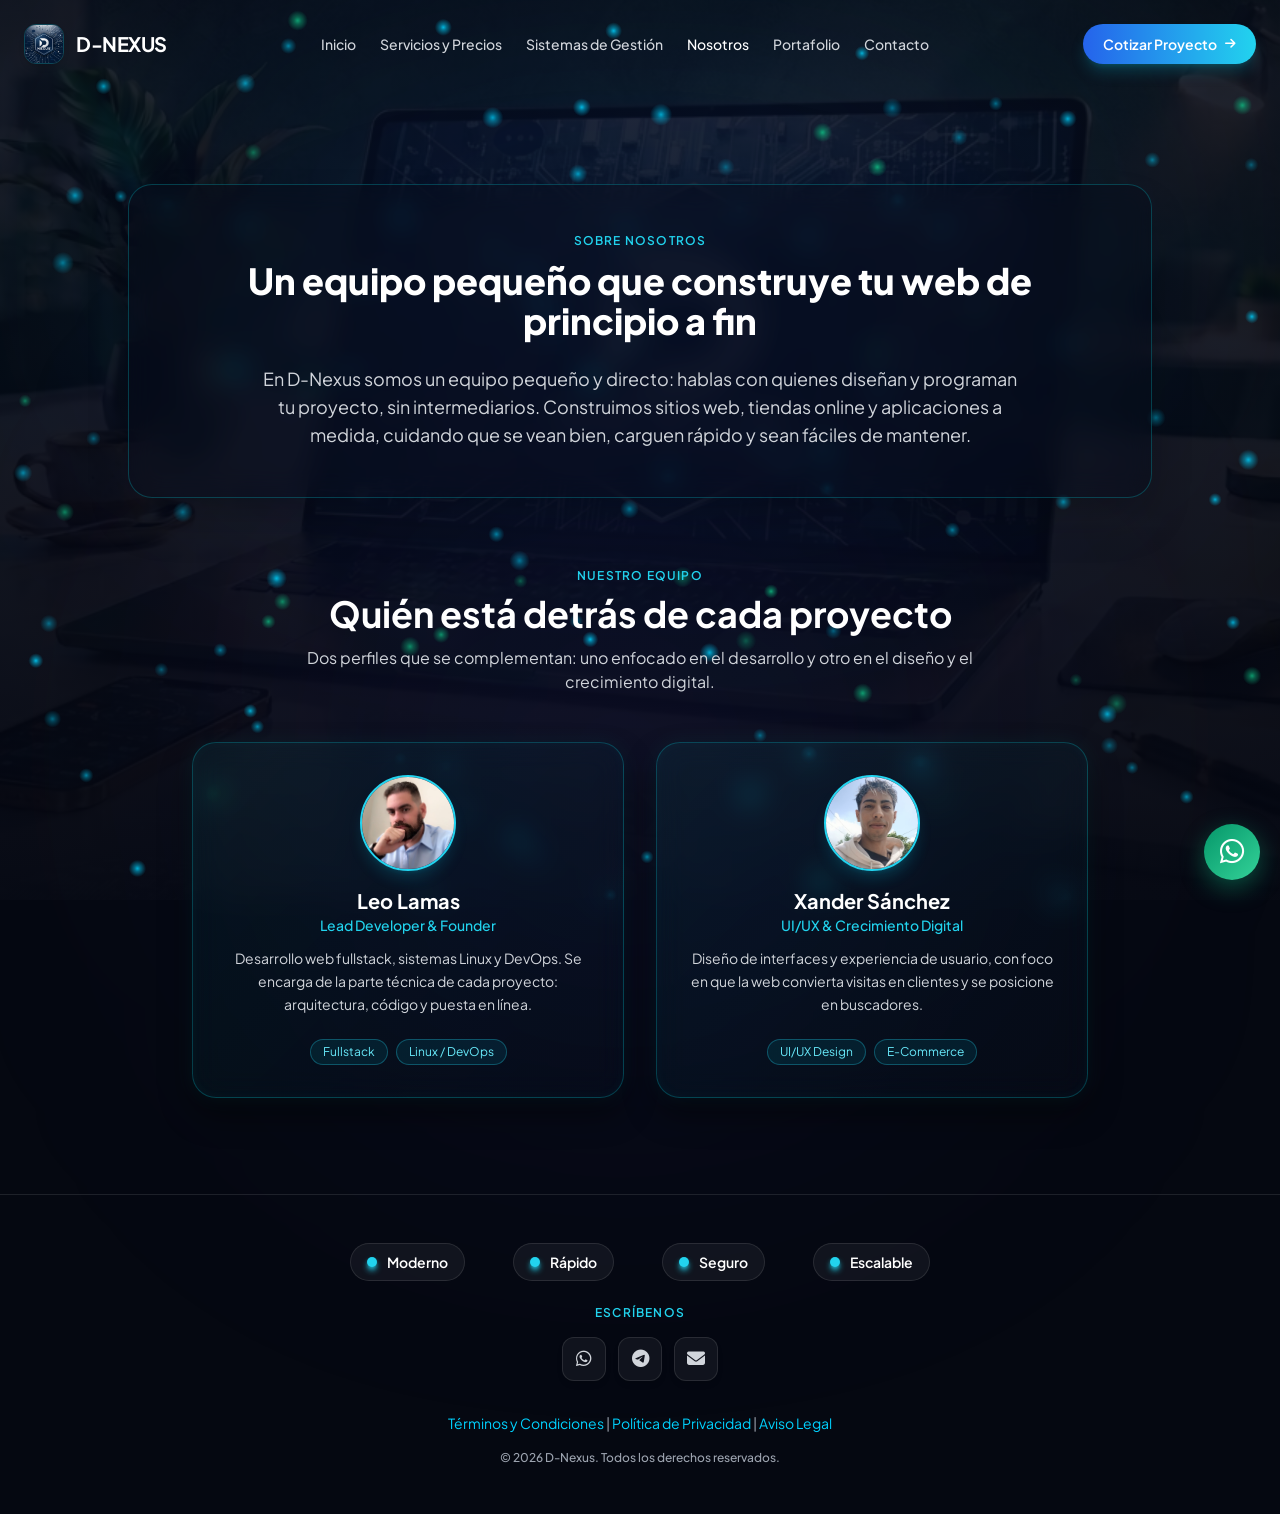
<file: nosotros.html>
<!DOCTYPE html>
<html lang="es" class="dark overflow-x-hidden max-w-full w-full">
<head>
    <meta charset="UTF-8">
    <!-- Respaldo crítico: si css/styles.css no carga, la página sigue oscura y legible -->
    <style>body{background-color:#050811;color:#fff;font-family:'Plus Jakarta Sans',system-ui,-apple-system,'Segoe UI',sans-serif}</style>
    <meta name="viewport" content="width=device-width, initial-scale=1.0">
    <title>Nosotros - D-Nexus</title>
    <meta name="theme-color" content="#050811">
    <meta name="description" content="Conoce al equipo de D-Nexus: desarrollo web fullstack, UI/UX y crecimiento digital para negocios y emprendedores.">
    <link rel="canonical" href="https://d-nexus.github.io/dnexus/nosotros.html">
    <!-- Open Graph / Redes Sociales Meta Tags -->
    <meta property="og:type" content="website">
    <meta property="og:url" content="https://d-nexus.github.io/dnexus/nosotros.html">
    <meta property="og:title" content="Nosotros - D-Nexus">
    <meta property="og:description" content="Conoce al equipo de ingeniería y liderazgo técnico detrás de D-Nexus.">
    <meta property="og:image" content="https://d-nexus.github.io/dnexus/img/og-image.jpg">
    <meta property="og:image:width" content="1200">
    <meta property="og:image:height" content="630">
    <meta property="og:image:alt" content="D-Nexus - Desarrollo web y soluciones tecnológicas">
    <meta property="og:locale" content="es_ES">
    <meta property="og:site_name" content="D-Nexus">
    <meta name="twitter:card" content="summary_large_image">
    <meta name="twitter:image" content="https://d-nexus.github.io/dnexus/img/og-image.jpg">

    <!-- Tailwind CSS (compilado) -->
<!-- Favicon -->
    <link rel="icon" type="image/x-icon" href="img/favicon.ico">
    <link rel="icon" type="image/png" sizes="32x32" href="img/favicon.png">
    <link rel="apple-touch-icon" href="img/favicon.png">
    <!-- Google Fonts -->
    <link rel="preconnect" href="https://fonts.googleapis.com">
    <link rel="preconnect" href="https://fonts.gstatic.com" crossorigin>
    <link href="https://fonts.googleapis.com/css2?family=Plus+Jakarta+Sans:wght@300;400;500;600;700;800&display=swap" rel="stylesheet">
    <!-- FontAwesome for icons -->
    <link rel="stylesheet" href="https://cdnjs.cloudflare.com/ajax/libs/font-awesome/6.4.0/css/all.min.css">
    <link rel="stylesheet" href="css/styles.css">
    
    <!-- Google tag (gtag.js) -->
    <script async src="https://www.googletagmanager.com/gtag/js?id=G-SEHNMH3NWE"></script>
    <script>
      window.dataLayer = window.dataLayer || [];
      function gtag(){dataLayer.push(arguments);}
      gtag('js', new Date());

      gtag('config', 'G-SEHNMH3NWE');
    </script>
    <link rel="stylesheet" href="css/tailwind.css">
</head>
<body class="min-h-screen relative selection:bg-blue-600 selection:text-white overflow-x-hidden max-w-full w-full">
    <a href="#contenido" class="skip-link">Saltar al contenido</a>

    <!-- Interactive Full-Screen Digital Stardust Background -->
    <canvas id="bg-canvas"></canvas>

    <!-- Background Glows -->
    <div class="absolute top-0 left-1/2 -translate-x-1/2 w-full max-w-[1000px] h-[500px] bg-blue-600/10 blur-[150px] rounded-full pointer-events-none z-0"></div>
    <div class="absolute top-[30%] left-1/4 w-full max-w-[600px] h-[600px] bg-indigo-600/10 blur-[180px] rounded-full pointer-events-none z-0"></div>

    <!-- Navbar -->
    <header class="max-w-7xl mx-auto px-6 py-6 flex items-center justify-between relative z-50 w-full">
        <div class="flex items-center space-x-3">
            <img src="img/Logo.jpg" width="40" height="40" alt="D-Nexus Logo" class="w-10 h-10 rounded-xl object-cover border border-cyan-500/30 shadow-md">
            <span class="text-xl font-bold tracking-tight text-white">D-NEXUS</span>
        </div>

        <nav aria-label="Principal" class="hidden lg:flex items-center space-x-6 text-sm font-medium text-gray-300">
            <a href="index.html" class="hover:text-cyan-400 transition">Inicio</a>
            <a href="servicios.html" class="hover:text-cyan-400 transition">Servicios y Precios</a>
            <a href="sistemas-gestion.html" class="hover:text-cyan-400 transition">Sistemas de Gestión</a>
            <a href="nosotros.html" aria-current="page" class="text-white hover:text-cyan-400 transition text-cyan-400">Nosotros</a>
            <a href="portafolio.html" class="hover:text-cyan-400 transition">Portafolio</a>
            <a href="contacto.html" class="hover:text-cyan-400 transition">Contacto</a>
        </nav>

        <div class="flex items-center space-x-3">
            <div class="hidden lg:block">
                <a href="contacto.html" class="inline-flex items-center space-x-2 px-5 py-2.5 rounded-full text-sm font-semibold text-white bg-gradient-to-r from-blue-600 to-cyan-400 hover:from-blue-500 hover:to-cyan-300 shadow-lg shadow-cyan-500/25 transition transform hover:-translate-y-0.5">
                    <span>Cotizar Proyecto</span>
                    <i class="fa-solid fa-arrow-right text-xs"></i>
                </a>
            </div>

            <!-- Hamburger Button -->
            <button id="mobileMenuBtn" aria-label="Abrir menú" class="lg:hidden w-10 h-10 rounded-xl bg-white/5 border border-cyan-500/30 text-cyan-400 flex items-center justify-center hover:bg-cyan-500/15 transition">
                <i class="fa-solid fa-bars text-lg"></i>
            </button>
        </div>
    </header>

    <!-- Mobile Dropdown Menu -->
    <div id="mobileMenu" class="hidden lg:hidden max-w-7xl mx-auto px-6 pb-6 relative z-50 w-full">
        <div class="glass-panel p-6 rounded-2xl flex flex-col space-y-3 bg-gray-950/95 border border-cyan-500/40 shadow-2xl">
            <a href="index.html" class="text-sm font-medium text-gray-300 hover:text-cyan-400 transition py-2 border-b border-white/5">Inicio</a>
            <a href="servicios.html" class="text-sm font-medium text-gray-300 hover:text-cyan-400 transition py-2 border-b border-white/5">Servicios y Precios</a>
            <a href="sistemas-gestion.html" class="text-sm font-medium text-gray-300 hover:text-cyan-400 transition py-2 border-b border-white/5">Sistemas de Gestión</a>
            <a href="nosotros.html" aria-current="page" class="text-sm font-medium text-white hover:text-cyan-400 transition py-2 border-b border-white/5 text-cyan-400">Nosotros</a>
            <a href="portafolio.html" class="text-sm font-medium text-gray-300 hover:text-cyan-400 transition py-2 border-b border-white/5">Portafolio</a>
            <a href="contacto.html" class="text-sm font-medium text-gray-300 hover:text-cyan-400 transition py-2">Contacto</a>
            <div class="pt-2">
                <a href="contacto.html" class="w-full inline-flex items-center justify-center space-x-2 px-5 py-3 rounded-xl text-sm font-semibold text-white bg-gradient-to-r from-blue-600 to-cyan-400 hover:from-blue-500 hover:to-cyan-300 shadow-lg shadow-cyan-500/25 transition">
                    <span>Cotizar Proyecto</span>
                    <i class="fa-solid fa-arrow-right text-xs"></i>
                </a>
            </div>
        </div>
    </div>

    <!-- About / Nosotros & Team Section -->
    <span id="contenido"></span>
    <section id="nosotros" class="max-w-7xl mx-auto px-6 py-24 relative z-10 w-full">
        <div class="max-w-5xl mx-auto glass-panel about-box p-8 sm:p-12 rounded-3xl text-center shadow-2xl mb-16">
            <span class="text-xs font-semibold text-cyan-400 uppercase tracking-widest block mb-3">Sobre Nosotros</span>
            <h1 class="text-2xl sm:text-4xl font-extrabold text-white mb-6 break-words">Un equipo pequeño que construye tu web de principio a fin</h1>
            <p class="text-base sm:text-lg text-gray-300 leading-relaxed max-w-3xl mx-auto break-words">En D-Nexus somos un equipo pequeño y directo: hablas con quienes diseñan y programan tu proyecto, sin intermediarios. Construimos sitios web, tiendas online y aplicaciones a medida, cuidando que se vean bien, carguen rápido y sean fáciles de mantener.</p>
        </div>

        <!-- Team Sub-Section -->
        <div class="max-w-4xl mx-auto text-center mb-12">
            <span class="text-xs uppercase tracking-widest text-cyan-400 font-semibold">Nuestro Equipo</span>
            <h2 class="text-3xl md:text-4xl font-bold text-white mt-2 break-words">Quién está detrás de cada proyecto</h2>
            <p class="text-gray-300 mt-3 max-w-2xl mx-auto break-words">Dos perfiles que se complementan: uno enfocado en el desarrollo y otro en el diseño y el crecimiento digital.</p>
        </div>

        <!-- Contenedor de Tarjetas del Equipo -->
        <div class="grid grid-cols-1 md:grid-cols-2 gap-8 max-w-4xl mx-auto">
            
            <!-- Miembro 1 -->
            <div class="glass-panel p-8 rounded-3xl hover:border-cyan-400/60 hover:shadow-[0_0_28px_rgba(0,243,255,0.16)] transition-all duration-300 flex flex-col items-center text-center group">
                <div class="w-24 h-24 rounded-full overflow-hidden border-2 border-cyan-400 mb-4 shadow-lg shadow-cyan-500/20 bg-gradient-to-br from-cyan-500/20 to-blue-600/20 flex items-center justify-center">
                    <img loading="lazy" decoding="async" src="img/Leo.jpeg" alt="Leo Lamas" class="w-full h-full object-cover">
                </div>
                <h3 class="text-xl font-bold text-white group-hover:text-cyan-300 transition break-words">Leo Lamas</h3>
                <span class="text-cyan-400 text-sm font-medium mb-3">Lead Developer & Founder</span>
                <p class="text-gray-300 text-sm mb-6 leading-relaxed break-words">Desarrollo web fullstack, sistemas Linux y DevOps. Se encarga de la parte técnica de cada proyecto: arquitectura, código y puesta en línea.</p>
                <div class="flex flex-wrap gap-2 justify-center">
                    <span class="text-xs bg-cyan-500/10 text-cyan-300 px-3 py-1 rounded-full border border-cyan-400/30">Fullstack</span>
                    <span class="text-xs bg-cyan-500/10 text-cyan-300 px-3 py-1 rounded-full border border-cyan-400/30">Linux / DevOps</span>
                </div>
            </div>

            <!-- Miembro 2 -->
            <div class="glass-panel p-8 rounded-3xl hover:border-cyan-400/60 hover:shadow-[0_0_28px_rgba(0,243,255,0.16)] transition-all duration-300 flex flex-col items-center text-center group">
                <div class="w-24 h-24 rounded-full overflow-hidden border-2 border-cyan-400 mb-4 shadow-lg shadow-cyan-500/20 bg-gradient-to-br from-cyan-500/20 to-blue-600/20 flex items-center justify-center">
                    <img loading="lazy" decoding="async" src="img/Xander.jpeg" alt="Xander Sánchez" class="w-full h-full object-cover">
                </div>
                <h3 class="text-xl font-bold text-white group-hover:text-cyan-300 transition break-words">Xander Sánchez</h3>
                <span class="text-cyan-400 text-sm font-medium mb-3">UI/UX & Crecimiento Digital</span>
                <p class="text-gray-300 text-sm mb-6 leading-relaxed break-words">Diseño de interfaces y experiencia de usuario, con foco en que la web convierta visitas en clientes y se posicione en buscadores.</p>
                <div class="flex flex-wrap gap-2 justify-center">
                    <span class="text-xs bg-cyan-500/10 text-cyan-300 px-3 py-1 rounded-full border border-cyan-400/30">UI/UX Design</span>
                    <span class="text-xs bg-cyan-500/10 text-cyan-300 px-3 py-1 rounded-full border border-cyan-400/30">E-Commerce</span>
                </div>
            </div>

        </div>
    </section>

    <!-- Footer -->
    <footer class="max-w-7xl mx-auto px-6 py-12 text-center border-t border-white/10 relative z-10 w-full">
        <div class="flex flex-wrap items-center justify-center gap-6 sm:gap-12 text-sm font-semibold text-gray-300 mb-6">
            <span class="flex items-center space-x-2.5 bg-white/5 px-4 py-2 rounded-full border border-white/10">
                <span class="w-2.5 h-2.5 rounded-full bg-cyan-400 shadow-md shadow-cyan-400"></span>
                <span class="text-white">Moderno</span>
            </span>
            <span class="flex items-center space-x-2.5 bg-white/5 px-4 py-2 rounded-full border border-white/10">
                <span class="w-2.5 h-2.5 rounded-full bg-cyan-400 shadow-md shadow-cyan-400"></span>
                <span class="text-white">Rápido</span>
            </span>
            <span class="flex items-center space-x-2.5 bg-white/5 px-4 py-2 rounded-full border border-white/10">
                <span class="w-2.5 h-2.5 rounded-full bg-cyan-400 shadow-md shadow-cyan-400"></span>
                <span class="text-white">Seguro</span>
            </span>
            <span class="flex items-center space-x-2.5 bg-white/5 px-4 py-2 rounded-full border border-white/10">
                <span class="w-2.5 h-2.5 rounded-full bg-cyan-400 shadow-md shadow-cyan-400"></span>
                <span class="text-white">Escalable</span>
            </span>
        </div>

        <div class="mb-8">
            <p class="text-xs text-cyan-400 uppercase tracking-widest mb-4 font-semibold">Escríbenos</p>
            <div class="flex flex-wrap items-center justify-center gap-3">
                <a href="https://wa.me/5351933774" target="_blank" rel="noopener noreferrer" aria-label="Escribir por WhatsApp" class="w-11 h-11 rounded-xl bg-white/5 hover:bg-emerald-500/20 border border-white/10 hover:border-emerald-500/40 text-gray-300 hover:text-emerald-400 flex items-center justify-center text-lg transition-all transform hover:-translate-y-1 shadow-md"><i class="fa-brands fa-whatsapp"></i></a>
                <a href="https://t.me/leolamas86" target="_blank" rel="noopener noreferrer" aria-label="Escribir por Telegram" class="w-11 h-11 rounded-xl bg-white/5 hover:bg-sky-500/20 border border-white/10 hover:border-sky-500/40 text-gray-300 hover:text-sky-400 flex items-center justify-center text-lg transition-all transform hover:-translate-y-1 shadow-md"><i class="fa-brands fa-telegram"></i></a>
                <a href="mailto:dnexus.dev@gmail.com" aria-label="Escribir por correo" class="w-11 h-11 rounded-xl bg-white/5 hover:bg-blue-500/20 border border-white/10 hover:border-blue-500/40 text-gray-300 hover:text-blue-400 flex items-center justify-center text-lg transition-all transform hover:-translate-y-1 shadow-md"><i class="fa-solid fa-envelope"></i></a>
            </div>
        </div>

        <div class="legal-links mb-4">
            <a href="terminos.html">Términos y Condiciones</a> | 
            <a href="privacidad.html">Política de Privacidad</a> | 
            <a href="aviso-legal.html">Aviso Legal</a>
        </div>

        <p class="text-xs text-gray-400 font-medium">&copy; 2026 D-Nexus. Todos los derechos reservados.</p>
    </footer>

    <!-- Stardust Engine & Mobile Menu Script -->
    <script src="main.js" defer></script>
<!-- Botón flotante de WhatsApp -->
    <a href="https://wa.me/5351933774?text=Hola%20D-Nexus%2C%20quiero%20cotizar%20un%20proyecto." target="_blank" rel="noopener noreferrer" class="wa-float" data-track="whatsapp_float" aria-label="Escríbenos por WhatsApp">
        <i class="fa-brands fa-whatsapp"></i>
    </a>
    </body>
</html>
</file>
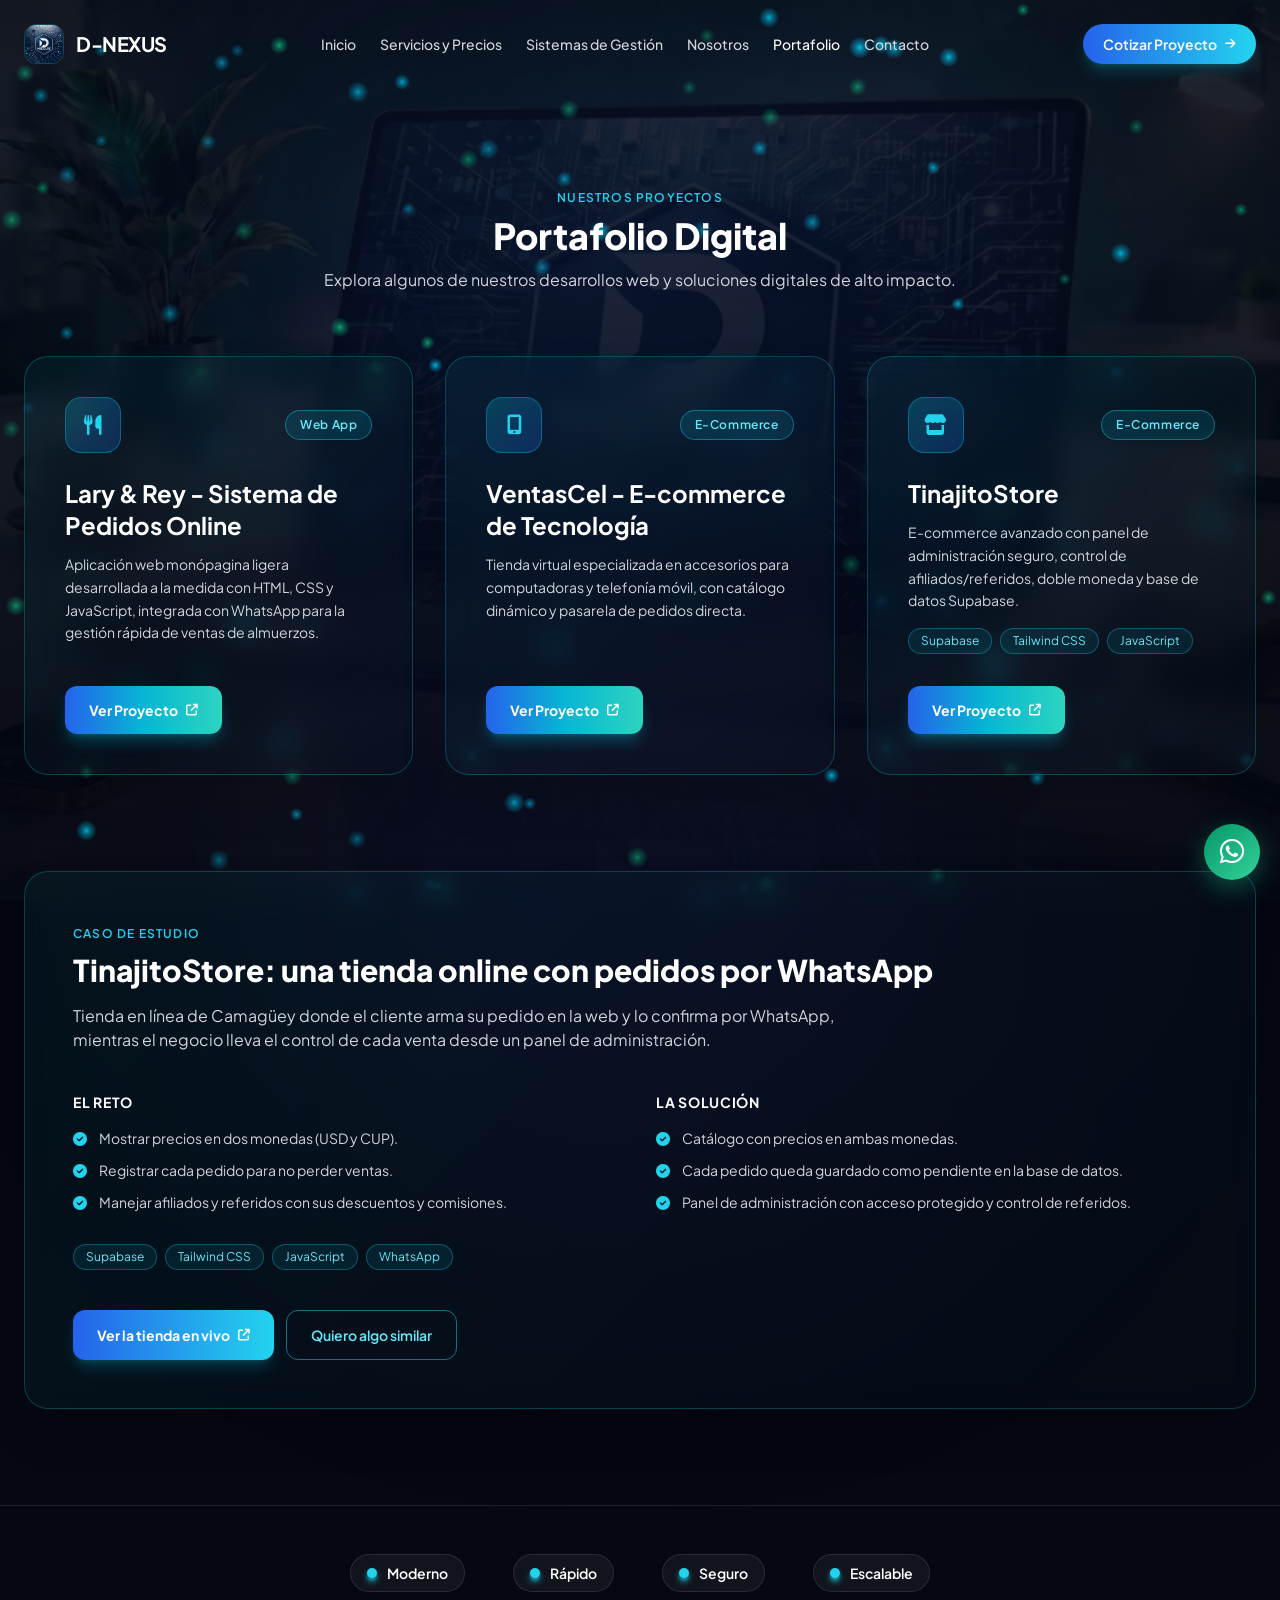
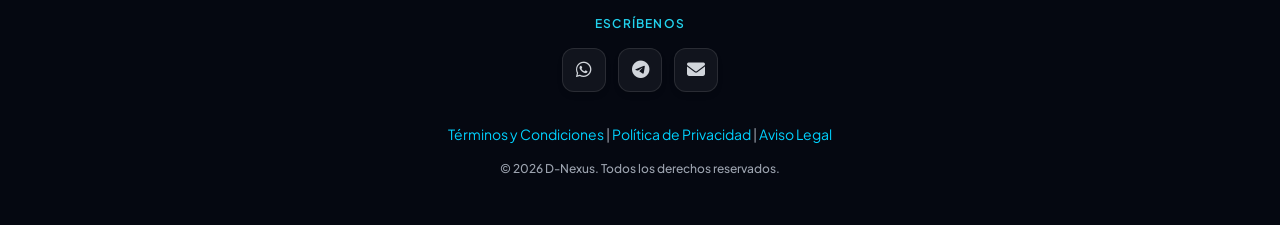
<file: portafolio.html>
<!DOCTYPE html>
<html lang="es" class="dark overflow-x-hidden max-w-full w-full">
<head>
    <meta charset="UTF-8">
    <!-- Respaldo crítico: si css/styles.css no carga, la página sigue oscura y legible -->
    <style>body{background-color:#050811;color:#fff;font-family:'Plus Jakarta Sans',system-ui,-apple-system,'Segoe UI',sans-serif}</style>
    <meta name="viewport" content="width=device-width, initial-scale=1.0">
    <title>Portafolio - D-Nexus</title>
    <meta name="theme-color" content="#050811">
    <meta name="description" content="Proyectos de D-Nexus: sistema de pedidos por WhatsApp, e-commerce de tecnología y tienda con panel de administración y Supabase.">
    <link rel="canonical" href="https://d-nexus.github.io/dnexus/portafolio.html">
    <!-- Open Graph / Redes Sociales Meta Tags -->
    <meta property="og:type" content="website">
    <meta property="og:url" content="https://d-nexus.github.io/dnexus/portafolio.html">
    <meta property="og:title" content="Portafolio - D-Nexus">
    <meta property="og:description" content="Explora los proyectos digitales y desarrollos web de alto rendimiento creados por D-Nexus.">
    <meta property="og:image" content="https://d-nexus.github.io/dnexus/img/og-image.jpg">
    <meta property="og:image:width" content="1200">
    <meta property="og:image:height" content="630">
    <meta property="og:image:alt" content="D-Nexus - Desarrollo web y soluciones tecnológicas">
    <meta property="og:locale" content="es_ES">
    <meta property="og:site_name" content="D-Nexus">
    <meta name="twitter:card" content="summary_large_image">
    <meta name="twitter:image" content="https://d-nexus.github.io/dnexus/img/og-image.jpg">

    <!-- Tailwind CSS (compilado) -->
<!-- Favicon -->
    <link rel="icon" type="image/x-icon" href="img/favicon.ico">
    <link rel="icon" type="image/png" sizes="32x32" href="img/favicon.png">
    <link rel="apple-touch-icon" href="img/favicon.png">
    <!-- Google Fonts -->
    <link rel="preconnect" href="https://fonts.googleapis.com">
    <link rel="preconnect" href="https://fonts.gstatic.com" crossorigin>
    <link href="https://fonts.googleapis.com/css2?family=Plus+Jakarta+Sans:wght@300;400;500;600;700;800&display=swap" rel="stylesheet">
    <!-- FontAwesome for icons -->
    <link rel="stylesheet" href="https://cdnjs.cloudflare.com/ajax/libs/font-awesome/6.4.0/css/all.min.css">
    <link rel="stylesheet" href="css/styles.css">
    
    <!-- Google tag (gtag.js) -->
    <script async src="https://www.googletagmanager.com/gtag/js?id=G-SEHNMH3NWE"></script>
    <script>
      window.dataLayer = window.dataLayer || [];
      function gtag(){dataLayer.push(arguments);}
      gtag('js', new Date());

      gtag('config', 'G-SEHNMH3NWE');
    </script>
    <link rel="stylesheet" href="css/tailwind.css">
</head>
<body class="min-h-screen relative selection:bg-blue-600 selection:text-white overflow-x-hidden max-w-full w-full">
    <a href="#contenido" class="skip-link">Saltar al contenido</a>

    <!-- Interactive Full-Screen Digital Stardust Background -->
    <canvas id="bg-canvas"></canvas>

    <!-- Background Glows -->
    <div class="absolute top-0 left-1/2 -translate-x-1/2 w-full max-w-[1000px] h-[500px] bg-blue-600/10 blur-[150px] rounded-full pointer-events-none z-0"></div>
    <div class="absolute top-[30%] left-1/4 w-full max-w-[600px] h-[600px] bg-indigo-600/10 blur-[180px] rounded-full pointer-events-none z-0"></div>

    <!-- Navbar -->
    <header class="max-w-7xl mx-auto px-6 py-6 flex items-center justify-between relative z-50 w-full">
        <div class="flex items-center space-x-3">
            <img src="img/Logo.jpg" width="40" height="40" alt="D-Nexus Logo" class="w-10 h-10 rounded-xl object-cover border border-cyan-500/30 shadow-md">
            <span class="text-xl font-bold tracking-tight text-white">D-NEXUS</span>
        </div>

        <nav aria-label="Principal" class="hidden lg:flex items-center space-x-6 text-sm font-medium text-gray-300">
            <a href="index.html" class="hover:text-cyan-400 transition">Inicio</a>
            <a href="servicios.html" class="hover:text-cyan-400 transition">Servicios y Precios</a>
            <a href="sistemas-gestion.html" class="hover:text-cyan-400 transition">Sistemas de Gestión</a>
            <a href="nosotros.html" class="hover:text-cyan-400 transition">Nosotros</a>
            <a href="portafolio.html" aria-current="page" class="text-white hover:text-cyan-400 transition text-cyan-400">Portafolio</a>
            <a href="contacto.html" class="hover:text-cyan-400 transition">Contacto</a>
        </nav>

        <div class="flex items-center space-x-3">
            <div class="hidden lg:block">
                <a href="contacto.html" class="inline-flex items-center space-x-2 px-5 py-2.5 rounded-full text-sm font-semibold text-white bg-gradient-to-r from-blue-600 to-cyan-400 hover:from-blue-500 hover:to-cyan-300 shadow-lg shadow-cyan-500/25 transition transform hover:-translate-y-0.5">
                    <span>Cotizar Proyecto</span>
                    <i class="fa-solid fa-arrow-right text-xs"></i>
                </a>
            </div>

            <!-- Hamburger Button -->
            <button id="mobileMenuBtn" aria-label="Abrir menú" class="lg:hidden w-10 h-10 rounded-xl bg-white/5 border border-cyan-500/30 text-cyan-400 flex items-center justify-center hover:bg-cyan-500/15 transition">
                <i class="fa-solid fa-bars text-lg"></i>
            </button>
        </div>
    </header>

    <!-- Mobile Dropdown Menu -->
    <div id="mobileMenu" class="hidden lg:hidden max-w-7xl mx-auto px-6 pb-6 relative z-50 w-full">
        <div class="glass-panel p-6 rounded-2xl flex flex-col space-y-3 bg-gray-950/95 border border-cyan-500/40 shadow-2xl">
            <a href="index.html" class="text-sm font-medium text-gray-300 hover:text-cyan-400 transition py-2 border-b border-white/5">Inicio</a>
            <a href="servicios.html" class="text-sm font-medium text-gray-300 hover:text-cyan-400 transition py-2 border-b border-white/5">Servicios y Precios</a>
            <a href="sistemas-gestion.html" class="text-sm font-medium text-gray-300 hover:text-cyan-400 transition py-2 border-b border-white/5">Sistemas de Gestión</a>
            <a href="nosotros.html" class="text-sm font-medium text-gray-300 hover:text-cyan-400 transition py-2 border-b border-white/5">Nosotros</a>
            <a href="portafolio.html" aria-current="page" class="text-sm font-medium text-white hover:text-cyan-400 transition py-2 border-b border-white/5 text-cyan-400">Portafolio</a>
            <a href="contacto.html" class="text-sm font-medium text-gray-300 hover:text-cyan-400 transition py-2">Contacto</a>
            <div class="pt-2">
                <a href="contacto.html" class="w-full inline-flex items-center justify-center space-x-2 px-5 py-3 rounded-xl text-sm font-semibold text-white bg-gradient-to-r from-blue-600 to-cyan-400 hover:from-blue-500 hover:to-cyan-300 shadow-lg shadow-cyan-500/25 transition">
                    <span>Cotizar Proyecto</span>
                    <i class="fa-solid fa-arrow-right text-xs"></i>
                </a>
            </div>
        </div>
    </div>

    <!-- Portfolio Section -->
    <span id="contenido"></span>
    <section id="portafolio" class="max-w-7xl mx-auto px-6 py-24 relative z-10 w-full">
        <div class="text-center mb-16">
            <span class="text-xs font-semibold text-cyan-400 uppercase tracking-widest">Nuestros Proyectos</span>
            <h1 class="text-3xl sm:text-4xl font-extrabold text-white mt-2 break-words">Portafolio Digital</h1>
            <p class="text-gray-300 text-sm sm:text-base mt-3 max-w-2xl mx-auto break-words">Explora algunos de nuestros desarrollos web y soluciones digitales de alto impacto.</p>
        </div>

        <div class="grid grid-cols-1 md:grid-cols-2 lg:grid-cols-3 gap-8">
            
            <!-- Project 1: Lary & Rey -->
            <div class="glass-panel p-8 sm:p-10 rounded-3xl flex flex-col justify-between shadow-2xl transition-all duration-300 group hover:border-cyan-400/60 hover:shadow-[0_0_28px_rgba(0,243,255,0.16)]">
                <div>
                    <div class="flex items-center justify-between mb-6">
                        <div class="w-14 h-14 rounded-2xl bg-gradient-to-br from-cyan-500/25 to-blue-600/25 border border-cyan-500/40 text-cyan-400 flex items-center justify-center text-xl group-hover:bg-gradient-to-r group-hover:from-blue-600 group-hover:to-cyan-400 group-hover:text-white group-hover:shadow-lg group-hover:shadow-cyan-500/40 transition-all duration-300">
                            <i class="fa-solid fa-utensils"></i>
                        </div>
                        <span class="text-xs font-semibold tracking-wider text-cyan-300 bg-cyan-500/15 px-3.5 py-1.5 rounded-full border border-cyan-400/40 shadow-sm">Web App</span>
                    </div>
                    <h3 class="text-2xl font-bold text-white mb-3 group-hover:text-cyan-300 transition break-words">Lary & Rey - Sistema de Pedidos Online</h3>
                    <p class="text-sm text-gray-300 leading-relaxed mb-8 break-words">
                        Aplicación web monópagina ligera desarrollada a la medida con HTML, CSS y JavaScript, integrada con WhatsApp para la gestión rápida de ventas de almuerzos.
                    </p>
                </div>
                <div>
                    <a href="https://d-nexus.github.io/lary-rey/" target="_blank" rel="noopener noreferrer" class="inline-flex items-center space-x-2 px-6 py-3.5 rounded-xl text-sm font-bold text-white bg-gradient-to-r from-blue-600 via-cyan-500 to-teal-400 hover:from-blue-500 hover:to-teal-300 shadow-lg shadow-cyan-500/30 transition-all transform hover:-translate-y-1">
                        <span>Ver Proyecto</span>
                        <i class="fa-solid fa-arrow-up-right-from-square text-xs transform group-hover:translate-x-0.5 group-hover:-translate-y-0.5 transition"></i>
                    </a>
                </div>
            </div>

            <!-- Project 2: VentasCel -->
            <div class="glass-panel p-8 sm:p-10 rounded-3xl flex flex-col justify-between shadow-2xl transition-all duration-300 group hover:border-cyan-400/60 hover:shadow-[0_0_28px_rgba(0,243,255,0.16)]">
                <div>
                    <div class="flex items-center justify-between mb-6">
                        <div class="w-14 h-14 rounded-2xl bg-gradient-to-br from-cyan-500/25 to-blue-600/25 border border-cyan-500/40 text-cyan-400 flex items-center justify-center text-xl group-hover:bg-gradient-to-r group-hover:from-blue-600 group-hover:to-cyan-400 group-hover:text-white group-hover:shadow-lg group-hover:shadow-cyan-500/40 transition-all duration-300">
                            <i class="fa-solid fa-mobile-screen-button"></i>
                        </div>
                        <span class="text-xs font-semibold tracking-wider text-cyan-300 bg-cyan-500/15 px-3.5 py-1.5 rounded-full border border-cyan-400/40 shadow-sm">E-Commerce</span>
                    </div>
                    <h3 class="text-2xl font-bold text-white mb-3 group-hover:text-cyan-300 transition break-words">VentasCel - E-commerce de Tecnología</h3>
                    <p class="text-sm text-gray-300 leading-relaxed mb-8 break-words">
                        Tienda virtual especializada en accesorios para computadoras y telefonía móvil, con catálogo dinámico y pasarela de pedidos directa.
                    </p>
                </div>
                <div>
                    <a href="https://d-nexus.github.io/ventascel/" target="_blank" rel="noopener noreferrer" class="inline-flex items-center space-x-2 px-6 py-3.5 rounded-xl text-sm font-bold text-white bg-gradient-to-r from-blue-600 via-cyan-500 to-teal-400 hover:from-blue-500 hover:to-teal-300 shadow-lg shadow-cyan-500/30 transition-all transform hover:-translate-y-1">
                        <span>Ver Proyecto</span>
                        <i class="fa-solid fa-arrow-up-right-from-square text-xs transform group-hover:translate-x-0.5 group-hover:-translate-y-0.5 transition"></i>
                    </a>
                </div>
            </div>

            <!-- Project 3: TinajitoStore -->
            <div class="glass-panel p-8 sm:p-10 rounded-3xl flex flex-col justify-between shadow-2xl transition-all duration-300 group hover:border-cyan-400/60 hover:shadow-[0_0_28px_rgba(0,243,255,0.16)]">
                <div>
                    <div class="flex items-center justify-between mb-6">
                        <div class="w-14 h-14 rounded-2xl bg-gradient-to-br from-cyan-500/25 to-blue-600/25 border border-cyan-500/40 text-cyan-400 flex items-center justify-center text-xl group-hover:bg-gradient-to-r group-hover:from-blue-600 group-hover:to-cyan-400 group-hover:text-white group-hover:shadow-lg group-hover:shadow-cyan-500/40 transition-all duration-300">
                            <i class="fa-solid fa-store"></i>
                        </div>
                        <span class="text-xs font-semibold tracking-wider text-cyan-300 bg-cyan-500/15 px-3.5 py-1.5 rounded-full border border-cyan-400/40 shadow-sm">E-Commerce</span>
                    </div>
                    <h3 class="text-2xl font-bold text-white mb-3 group-hover:text-cyan-300 transition break-words">TinajitoStore</h3>
                    <p class="text-sm text-gray-300 leading-relaxed mb-4 break-words">
                        E-commerce avanzado con panel de administración seguro, control de afiliados/referidos, doble moneda y base de datos Supabase.
                    </p>
                    <div class="flex flex-wrap gap-2 mb-8">
                        <span class="text-xs bg-cyan-500/10 text-cyan-300 px-3 py-1 rounded-full border border-cyan-400/30">Supabase</span>
                        <span class="text-xs bg-cyan-500/10 text-cyan-300 px-3 py-1 rounded-full border border-cyan-400/30">Tailwind CSS</span>
                        <span class="text-xs bg-cyan-500/10 text-cyan-300 px-3 py-1 rounded-full border border-cyan-400/30">JavaScript</span>
                    </div>
                </div>
                <div>
                    <a href="https://d-nexus.github.io/tinajitostore/index.html" target="_blank" rel="noopener noreferrer" class="inline-flex items-center space-x-2 px-6 py-3.5 rounded-xl text-sm font-bold text-white bg-gradient-to-r from-blue-600 via-cyan-500 to-teal-400 hover:from-blue-500 hover:to-teal-300 shadow-lg shadow-cyan-500/30 transition-all transform hover:-translate-y-1">
                        <span>Ver Proyecto</span>
                        <i class="fa-solid fa-arrow-up-right-from-square text-xs transform group-hover:translate-x-0.5 group-hover:-translate-y-0.5 transition"></i>
                    </a>
                </div>
            </div>

        </div>
    </section>

    <!-- Caso de estudio: TinajitoStore -->
    <section id="caso-tinajitostore" class="max-w-7xl mx-auto px-6 pb-24 relative z-10">
        <div class="glass-panel p-8 sm:p-12 rounded-3xl shadow-2xl">
            <span class="text-xs font-semibold text-cyan-400 uppercase tracking-widest">Caso de estudio</span>
            <h2 class="text-2xl sm:text-3xl font-extrabold text-white mt-2 mb-4">TinajitoStore: una tienda online con pedidos por WhatsApp</h2>
            <p class="text-sm sm:text-base text-gray-300 leading-relaxed max-w-3xl mb-10">Tienda en línea de Camagüey donde el cliente arma su pedido en la web y lo confirma por WhatsApp, mientras el negocio lleva el control de cada venta desde un panel de administración.</p>
            <div class="grid grid-cols-1 md:grid-cols-2 gap-8">
                <div>
                    <h3 class="text-sm font-bold text-white uppercase tracking-wider mb-4">El reto</h3>
                    <ul class="space-y-3 text-sm text-gray-300">
                        <li class="flex items-start space-x-3"><i class="fa-solid fa-circle-check text-cyan-400 mt-1"></i><span>Mostrar precios en dos monedas (USD y CUP).</span></li>
                        <li class="flex items-start space-x-3"><i class="fa-solid fa-circle-check text-cyan-400 mt-1"></i><span>Registrar cada pedido para no perder ventas.</span></li>
                        <li class="flex items-start space-x-3"><i class="fa-solid fa-circle-check text-cyan-400 mt-1"></i><span>Manejar afiliados y referidos con sus descuentos y comisiones.</span></li>
                    </ul>
                </div>
                <div>
                    <h3 class="text-sm font-bold text-white uppercase tracking-wider mb-4">La solución</h3>
                    <ul class="space-y-3 text-sm text-gray-300">
                        <li class="flex items-start space-x-3"><i class="fa-solid fa-circle-check text-cyan-400 mt-1"></i><span>Catálogo con precios en ambas monedas.</span></li>
                        <li class="flex items-start space-x-3"><i class="fa-solid fa-circle-check text-cyan-400 mt-1"></i><span>Cada pedido queda guardado como pendiente en la base de datos.</span></li>
                        <li class="flex items-start space-x-3"><i class="fa-solid fa-circle-check text-cyan-400 mt-1"></i><span>Panel de administración con acceso protegido y control de referidos.</span></li>
                    </ul>
                </div>
            </div>
            <div class="flex flex-wrap gap-2 mt-8">
                <span class="text-xs bg-cyan-500/10 text-cyan-300 px-3 py-1 rounded-full border border-cyan-400/30">Supabase</span>
                <span class="text-xs bg-cyan-500/10 text-cyan-300 px-3 py-1 rounded-full border border-cyan-400/30">Tailwind CSS</span>
                <span class="text-xs bg-cyan-500/10 text-cyan-300 px-3 py-1 rounded-full border border-cyan-400/30">JavaScript</span>
                <span class="text-xs bg-cyan-500/10 text-cyan-300 px-3 py-1 rounded-full border border-cyan-400/30">WhatsApp</span>
            </div>
            <div class="flex flex-col sm:flex-row gap-3 mt-10">
                <a href="https://d-nexus.github.io/tinajitostore/index.html" target="_blank" rel="noopener noreferrer" class="inline-flex items-center justify-center space-x-2 px-6 py-3.5 rounded-xl text-sm font-bold text-white bg-gradient-to-r from-blue-600 to-cyan-400 shadow-lg shadow-cyan-500/25 transition transform hover:-translate-y-0.5"><span>Ver la tienda en vivo</span><i class="fa-solid fa-arrow-up-right-from-square text-xs"></i></a>
                <a href="contacto.html" class="inline-flex items-center justify-center space-x-2 px-6 py-3.5 rounded-xl text-sm font-semibold text-cyan-300 border border-cyan-400/50 hover:bg-cyan-400/10 transition"><span>Quiero algo similar</span></a>
            </div>
        </div>
    </section>

    <!-- Footer -->
    <footer class="max-w-7xl mx-auto px-6 py-12 text-center border-t border-white/10 relative z-10 w-full">
        <div class="flex flex-wrap items-center justify-center gap-6 sm:gap-12 text-sm font-semibold text-gray-300 mb-6">
            <span class="flex items-center space-x-2.5 bg-white/5 px-4 py-2 rounded-full border border-white/10">
                <span class="w-2.5 h-2.5 rounded-full bg-cyan-400 shadow-md shadow-cyan-400"></span>
                <span class="text-white">Moderno</span>
            </span>
            <span class="flex items-center space-x-2.5 bg-white/5 px-4 py-2 rounded-full border border-white/10">
                <span class="w-2.5 h-2.5 rounded-full bg-cyan-400 shadow-md shadow-cyan-400"></span>
                <span class="text-white">Rápido</span>
            </span>
            <span class="flex items-center space-x-2.5 bg-white/5 px-4 py-2 rounded-full border border-white/10">
                <span class="w-2.5 h-2.5 rounded-full bg-cyan-400 shadow-md shadow-cyan-400"></span>
                <span class="text-white">Seguro</span>
            </span>
            <span class="flex items-center space-x-2.5 bg-white/5 px-4 py-2 rounded-full border border-white/10">
                <span class="w-2.5 h-2.5 rounded-full bg-cyan-400 shadow-md shadow-cyan-400"></span>
                <span class="text-white">Escalable</span>
            </span>
        </div>

        <div class="mb-8">
            <p class="text-xs text-cyan-400 uppercase tracking-widest mb-4 font-semibold">Escríbenos</p>
            <div class="flex flex-wrap items-center justify-center gap-3">
                <a href="https://wa.me/5351933774" target="_blank" rel="noopener noreferrer" aria-label="Escribir por WhatsApp" class="w-11 h-11 rounded-xl bg-white/5 hover:bg-emerald-500/20 border border-white/10 hover:border-emerald-500/40 text-gray-300 hover:text-emerald-400 flex items-center justify-center text-lg transition-all transform hover:-translate-y-1 shadow-md"><i class="fa-brands fa-whatsapp"></i></a>
                <a href="https://t.me/leolamas86" target="_blank" rel="noopener noreferrer" aria-label="Escribir por Telegram" class="w-11 h-11 rounded-xl bg-white/5 hover:bg-sky-500/20 border border-white/10 hover:border-sky-500/40 text-gray-300 hover:text-sky-400 flex items-center justify-center text-lg transition-all transform hover:-translate-y-1 shadow-md"><i class="fa-brands fa-telegram"></i></a>
                <a href="mailto:dnexus.dev@gmail.com" aria-label="Escribir por correo" class="w-11 h-11 rounded-xl bg-white/5 hover:bg-blue-500/20 border border-white/10 hover:border-blue-500/40 text-gray-300 hover:text-blue-400 flex items-center justify-center text-lg transition-all transform hover:-translate-y-1 shadow-md"><i class="fa-solid fa-envelope"></i></a>
            </div>
        </div>

        <div class="legal-links mb-4">
            <a href="terminos.html">Términos y Condiciones</a> | 
            <a href="privacidad.html">Política de Privacidad</a> | 
            <a href="aviso-legal.html">Aviso Legal</a>
        </div>

        <p class="text-xs text-gray-400 font-medium">&copy; 2026 D-Nexus. Todos los derechos reservados.</p>
    </footer>

    <!-- Stardust Engine & Mobile Menu Script -->
    <script src="main.js" defer></script>
<!-- Botón flotante de WhatsApp -->
    <a href="https://wa.me/5351933774?text=Hola%20D-Nexus%2C%20quiero%20cotizar%20un%20proyecto." target="_blank" rel="noopener noreferrer" class="wa-float" data-track="whatsapp_float" aria-label="Escríbenos por WhatsApp">
        <i class="fa-brands fa-whatsapp"></i>
    </a>
    </body>
</html>
</file>
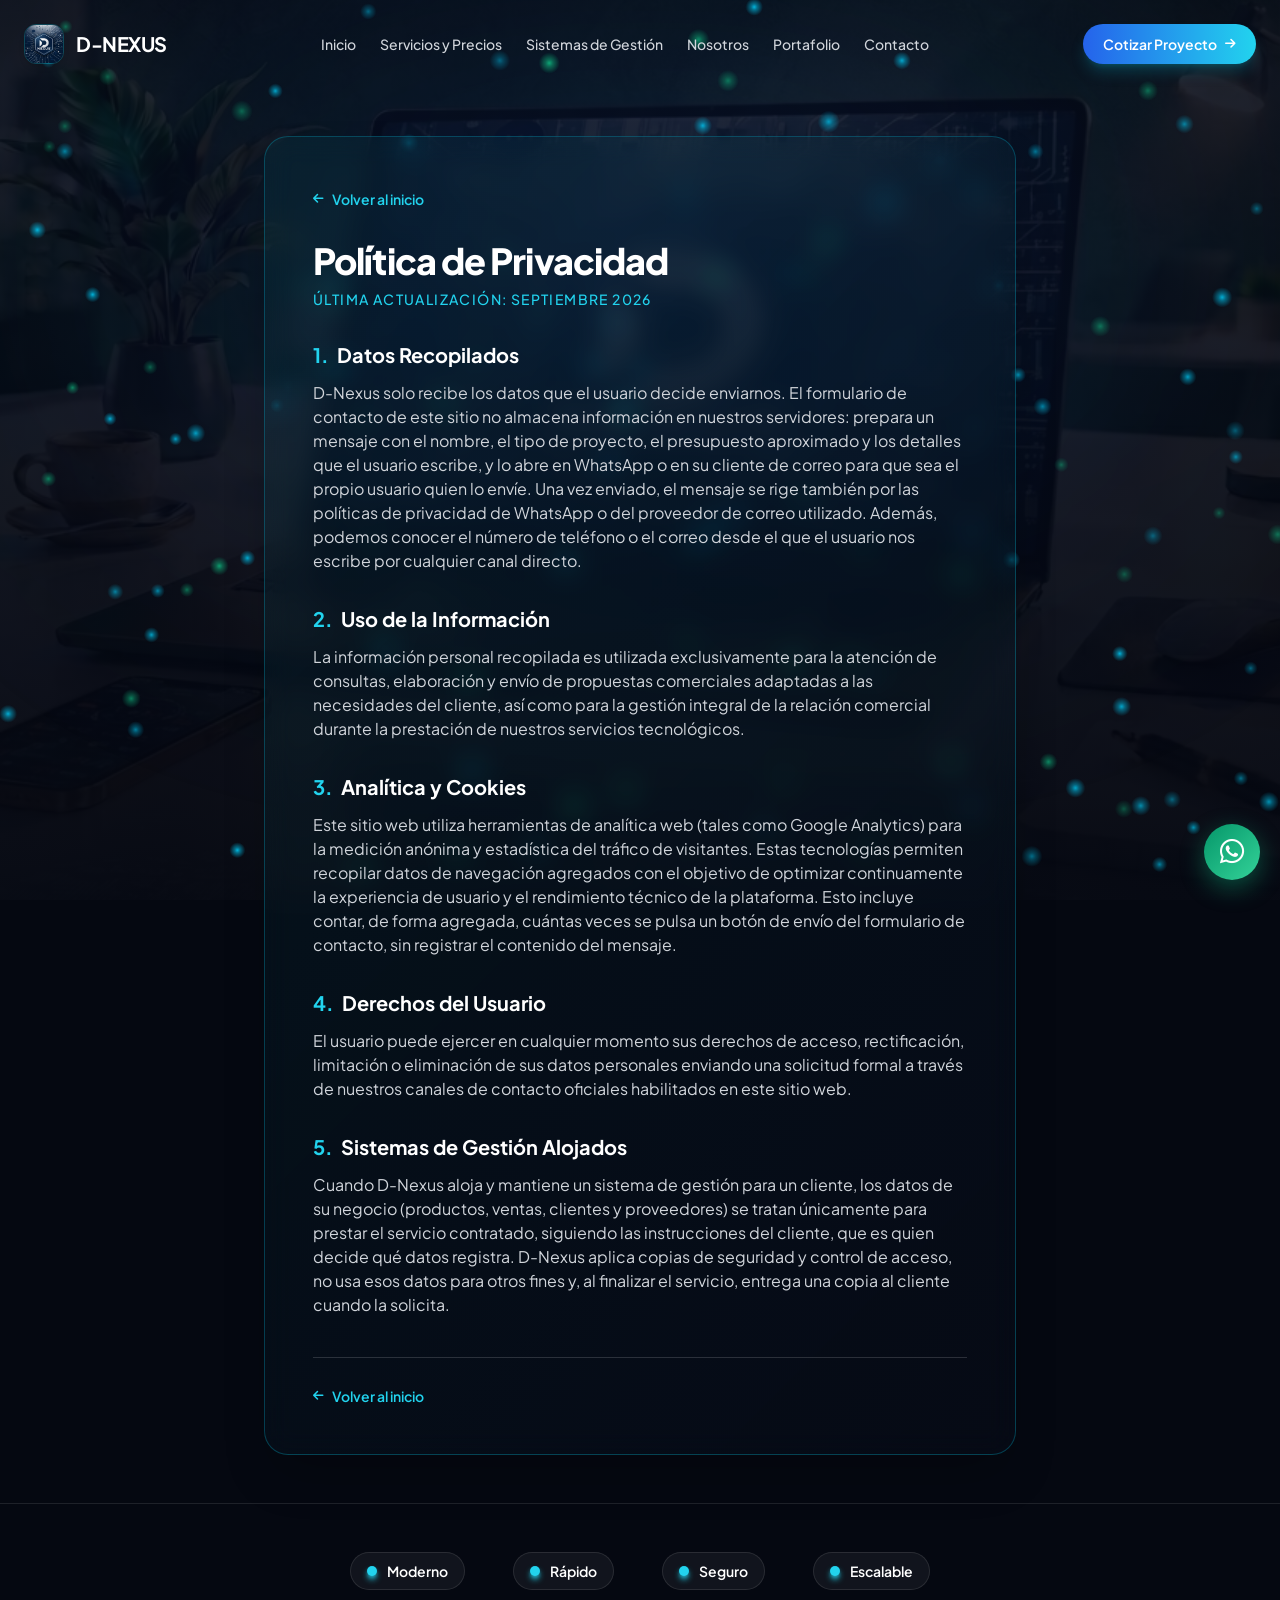
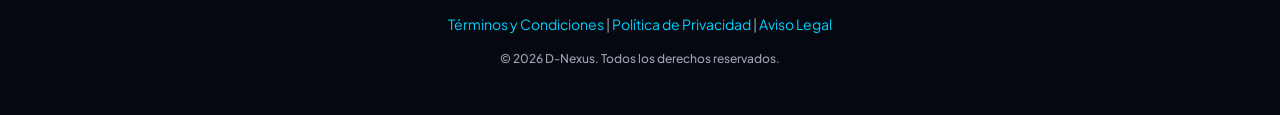
<file: privacidad.html>
<!DOCTYPE html>
<html lang="es" class="dark overflow-x-hidden max-w-full w-full">
<head>
    <meta charset="UTF-8">
    <!-- Respaldo crítico: si css/styles.css no carga, la página sigue oscura y legible -->
    <style>body{background-color:#050811;color:#fff;font-family:'Plus Jakarta Sans',system-ui,-apple-system,'Segoe UI',sans-serif}</style>
    <meta name="viewport" content="width=device-width, initial-scale=1.0">
    <title>Política de Privacidad - D-Nexus</title>
    <meta name="theme-color" content="#050811">
    <meta name="description" content="Política de privacidad de D-Nexus: qué datos recopilamos, cómo los usamos y cómo ejercer tus derechos.">
    <link rel="canonical" href="https://d-nexus.github.io/dnexus/privacidad.html">
    <!-- Tailwind CSS (compilado) -->
<!-- Favicon -->
    <link rel="icon" type="image/x-icon" href="img/favicon.ico">
    <link rel="icon" type="image/png" sizes="32x32" href="img/favicon.png">
    <link rel="apple-touch-icon" href="img/favicon.png">
    <!-- Google Fonts -->
    <link rel="preconnect" href="https://fonts.googleapis.com">
    <link rel="preconnect" href="https://fonts.gstatic.com" crossorigin>
    <link href="https://fonts.googleapis.com/css2?family=Plus+Jakarta+Sans:wght@300;400;500;600;700;800&display=swap" rel="stylesheet">
    <!-- FontAwesome for icons -->
    <link rel="stylesheet" href="https://cdnjs.cloudflare.com/ajax/libs/font-awesome/6.4.0/css/all.min.css">
    <link rel="stylesheet" href="css/styles.css">
    
    <link rel="stylesheet" href="css/tailwind.css">
</head>
<body class="min-h-screen relative selection:bg-blue-600 selection:text-white overflow-x-hidden max-w-full w-full">
    <a href="#contenido" class="skip-link">Saltar al contenido</a>

    <!-- Interactive Full-Screen Digital Stardust Background -->
    <canvas id="bg-canvas"></canvas>

    <!-- Background Glows -->
    <div class="absolute top-0 left-1/2 -translate-x-1/2 w-full max-w-[1000px] h-[500px] bg-blue-600/10 blur-[150px] rounded-full pointer-events-none z-0"></div>

    <!-- Navbar -->
    <header class="max-w-7xl mx-auto px-6 py-6 flex items-center justify-between relative z-50 w-full">
        <div class="flex items-center space-x-3">
            <img src="img/Logo.jpg" width="40" height="40" alt="D-Nexus Logo" class="w-10 h-10 rounded-xl object-cover border border-cyan-500/30 shadow-md">
            <span class="text-xl font-bold tracking-tight text-white">D-NEXUS</span>
        </div>

        <nav aria-label="Principal" class="hidden lg:flex items-center space-x-6 text-sm font-medium text-gray-300">
            <a href="index.html" class="hover:text-cyan-400 transition">Inicio</a>
            <a href="servicios.html" class="hover:text-cyan-400 transition">Servicios y Precios</a>
            <a href="sistemas-gestion.html" class="hover:text-cyan-400 transition">Sistemas de Gestión</a>
            <a href="nosotros.html" class="hover:text-cyan-400 transition">Nosotros</a>
            <a href="portafolio.html" class="hover:text-cyan-400 transition">Portafolio</a>
            <a href="contacto.html" class="hover:text-cyan-400 transition">Contacto</a>
        </nav>

        <div class="flex items-center space-x-3">
            <div class="hidden lg:block">
                <a href="contacto.html" class="inline-flex items-center space-x-2 px-5 py-2.5 rounded-full text-sm font-semibold text-white bg-gradient-to-r from-blue-600 to-cyan-400 hover:from-blue-500 hover:to-cyan-300 shadow-lg shadow-cyan-500/25 transition transform hover:-translate-y-0.5">
                    <span>Cotizar Proyecto</span>
                    <i class="fa-solid fa-arrow-right text-xs"></i>
                </a>
            </div>

            <!-- Hamburger Button -->
            <button id="mobileMenuBtn" aria-label="Abrir menú" class="lg:hidden w-10 h-10 rounded-xl bg-white/5 border border-cyan-500/30 text-cyan-400 flex items-center justify-center hover:bg-cyan-500/15 transition">
                <i class="fa-solid fa-bars text-lg"></i>
            </button>
        </div>
    </header>

    <!-- Mobile Dropdown Menu -->
    <div id="mobileMenu" class="hidden lg:hidden max-w-7xl mx-auto px-6 pb-6 relative z-50 w-full">
        <div class="glass-panel p-6 rounded-2xl flex flex-col space-y-3 bg-gray-950/95 border border-cyan-500/40 shadow-2xl">
            <a href="index.html" class="text-sm font-medium text-gray-300 hover:text-cyan-400 transition py-2 border-b border-white/5">Inicio</a>
            <a href="servicios.html" class="text-sm font-medium text-gray-300 hover:text-cyan-400 transition py-2 border-b border-white/5">Servicios y Precios</a>
            <a href="sistemas-gestion.html" class="text-sm font-medium text-gray-300 hover:text-cyan-400 transition py-2 border-b border-white/5">Sistemas de Gestión</a>
            <a href="nosotros.html" class="text-sm font-medium text-gray-300 hover:text-cyan-400 transition py-2 border-b border-white/5">Nosotros</a>
            <a href="portafolio.html" class="text-sm font-medium text-gray-300 hover:text-cyan-400 transition py-2 border-b border-white/5">Portafolio</a>
            <a href="contacto.html" class="text-sm font-medium text-gray-300 hover:text-cyan-400 transition py-2">Contacto</a>
        </div>
    </div>

    <!-- Main Legal Content -->
    <span id="contenido"></span>
    <main class="max-w-[800px] mx-auto px-6 py-12 relative z-10 w-full">
        <div class="glass-panel p-8 sm:p-12 rounded-3xl border border-cyan-500/30 shadow-2xl">
            
            <!-- Top Return Button -->
            <div class="mb-8">
                <a href="index.html" class="inline-flex items-center space-x-2 text-sm font-semibold text-cyan-400 hover:text-cyan-300 transition">
                    <i class="fa-solid fa-arrow-left text-xs"></i>
                    <span>Volver al inicio</span>
                </a>
            </div>

            <h1 class="text-3xl sm:text-4xl font-extrabold tracking-tight text-white mb-2">Política de Privacidad</h1>
            <p class="text-xs sm:text-sm text-cyan-400 font-medium uppercase tracking-widest mb-8">Última actualización: Septiembre 2026</p>

            <div class="space-y-8 text-gray-300 text-sm sm:text-base leading-relaxed">
                <section>
                    <h2 class="text-lg sm:text-xl font-bold text-white mb-3 flex items-center space-x-2">
                        <span class="text-cyan-400">1.</span>
                        <span>Datos Recopilados</span>
                    </h2>
                    <p>
                        D-Nexus solo recibe los datos que el usuario decide enviarnos. El formulario de contacto de este sitio no almacena información en nuestros servidores: prepara un mensaje con el nombre, el tipo de proyecto, el presupuesto aproximado y los detalles que el usuario escribe, y lo abre en WhatsApp o en su cliente de correo para que sea el propio usuario quien lo envíe. Una vez enviado, el mensaje se rige también por las políticas de privacidad de WhatsApp o del proveedor de correo utilizado. Además, podemos conocer el número de teléfono o el correo desde el que el usuario nos escribe por cualquier canal directo.
                    </p>
                </section>

                <section>
                    <h2 class="text-lg sm:text-xl font-bold text-white mb-3 flex items-center space-x-2">
                        <span class="text-cyan-400">2.</span>
                        <span>Uso de la Información</span>
                    </h2>
                    <p>
                        La información personal recopilada es utilizada exclusivamente para la atención de consultas, elaboración y envío de propuestas comerciales adaptadas a las necesidades del cliente, así como para la gestión integral de la relación comercial durante la prestación de nuestros servicios tecnológicos.
                    </p>
                </section>

                <section>
                    <h2 class="text-lg sm:text-xl font-bold text-white mb-3 flex items-center space-x-2">
                        <span class="text-cyan-400">3.</span>
                        <span>Analítica y Cookies</span>
                    </h2>
                    <p>
                        Este sitio web utiliza herramientas de analítica web (tales como Google Analytics) para la medición anónima y estadística del tráfico de visitantes. Estas tecnologías permiten recopilar datos de navegación agregados con el objetivo de optimizar continuamente la experiencia de usuario y el rendimiento técnico de la plataforma. Esto incluye contar, de forma agregada, cuántas veces se pulsa un botón de envío del formulario de contacto, sin registrar el contenido del mensaje.
                    </p>
                </section>

                <section>
                    <h2 class="text-lg sm:text-xl font-bold text-white mb-3 flex items-center space-x-2">
                        <span class="text-cyan-400">4.</span>
                        <span>Derechos del Usuario</span>
                    </h2>
                    <p>
                        El usuario puede ejercer en cualquier momento sus derechos de acceso, rectificación, limitación o eliminación de sus datos personales enviando una solicitud formal a través de nuestros canales de contacto oficiales habilitados en este sitio web.
                    </p>
                </section>
                <section>
                    <h2 class="text-lg sm:text-xl font-bold text-white mb-3 flex items-center space-x-2">
                        <span class="text-cyan-400">5.</span>
                        <span>Sistemas de Gestión Alojados</span>
                    </h2>
                    <p>
                        Cuando D-Nexus aloja y mantiene un sistema de gestión para un cliente, los datos de su negocio (productos, ventas, clientes y proveedores) se tratan únicamente para prestar el servicio contratado, siguiendo las instrucciones del cliente, que es quien decide qué datos registra. D-Nexus aplica copias de seguridad y control de acceso, no usa esos datos para otros fines y, al finalizar el servicio, entrega una copia al cliente cuando la solicita.
                    </p>
                </section>

            </div>

            <!-- Bottom Return Button -->
            <div class="mt-10 pt-6 border-t border-white/15">
                <a href="index.html" class="inline-flex items-center space-x-2 text-sm font-semibold text-cyan-400 hover:text-cyan-300 transition">
                    <i class="fa-solid fa-arrow-left text-xs"></i>
                    <span>Volver al inicio</span>
                </a>
            </div>

        </div>
    </main>

    <!-- Footer -->
    <footer class="max-w-7xl mx-auto px-6 py-12 text-center border-t border-white/10 relative z-10 w-full">
        <div class="flex flex-wrap items-center justify-center gap-6 sm:gap-12 text-sm font-semibold text-gray-300 mb-6">
            <span class="flex items-center space-x-2.5 bg-white/5 px-4 py-2 rounded-full border border-white/10">
                <span class="w-2.5 h-2.5 rounded-full bg-cyan-400 shadow-md shadow-cyan-400"></span>
                <span class="text-white">Moderno</span>
            </span>
            <span class="flex items-center space-x-2.5 bg-white/5 px-4 py-2 rounded-full border border-white/10">
                <span class="w-2.5 h-2.5 rounded-full bg-cyan-400 shadow-md shadow-cyan-400"></span>
                <span class="text-white">Rápido</span>
            </span>
            <span class="flex items-center space-x-2.5 bg-white/5 px-4 py-2 rounded-full border border-white/10">
                <span class="w-2.5 h-2.5 rounded-full bg-cyan-400 shadow-md shadow-cyan-400"></span>
                <span class="text-white">Seguro</span>
            </span>
            <span class="flex items-center space-x-2.5 bg-white/5 px-4 py-2 rounded-full border border-white/10">
                <span class="w-2.5 h-2.5 rounded-full bg-cyan-400 shadow-md shadow-cyan-400"></span>
                <span class="text-white">Escalable</span>
            </span>
        </div>

        <div class="legal-links mb-4">
            <a href="terminos.html">Términos y Condiciones</a> | 
            <a href="privacidad.html">Política de Privacidad</a> | 
            <a href="aviso-legal.html">Aviso Legal</a>
        </div>

        <p class="text-xs text-gray-400 font-medium">&copy; 2026 D-Nexus. Todos los derechos reservados.</p>
    </footer>

    <!-- Stardust Engine & Mobile Menu Script -->
    <script src="main.js" defer></script>
<!-- Botón flotante de WhatsApp -->
    <a href="https://wa.me/5351933774?text=Hola%20D-Nexus%2C%20quiero%20cotizar%20un%20proyecto." target="_blank" rel="noopener noreferrer" class="wa-float" data-track="whatsapp_float" aria-label="Escríbenos por WhatsApp">
        <i class="fa-brands fa-whatsapp"></i>
    </a>
    </body>
</html>
</file>
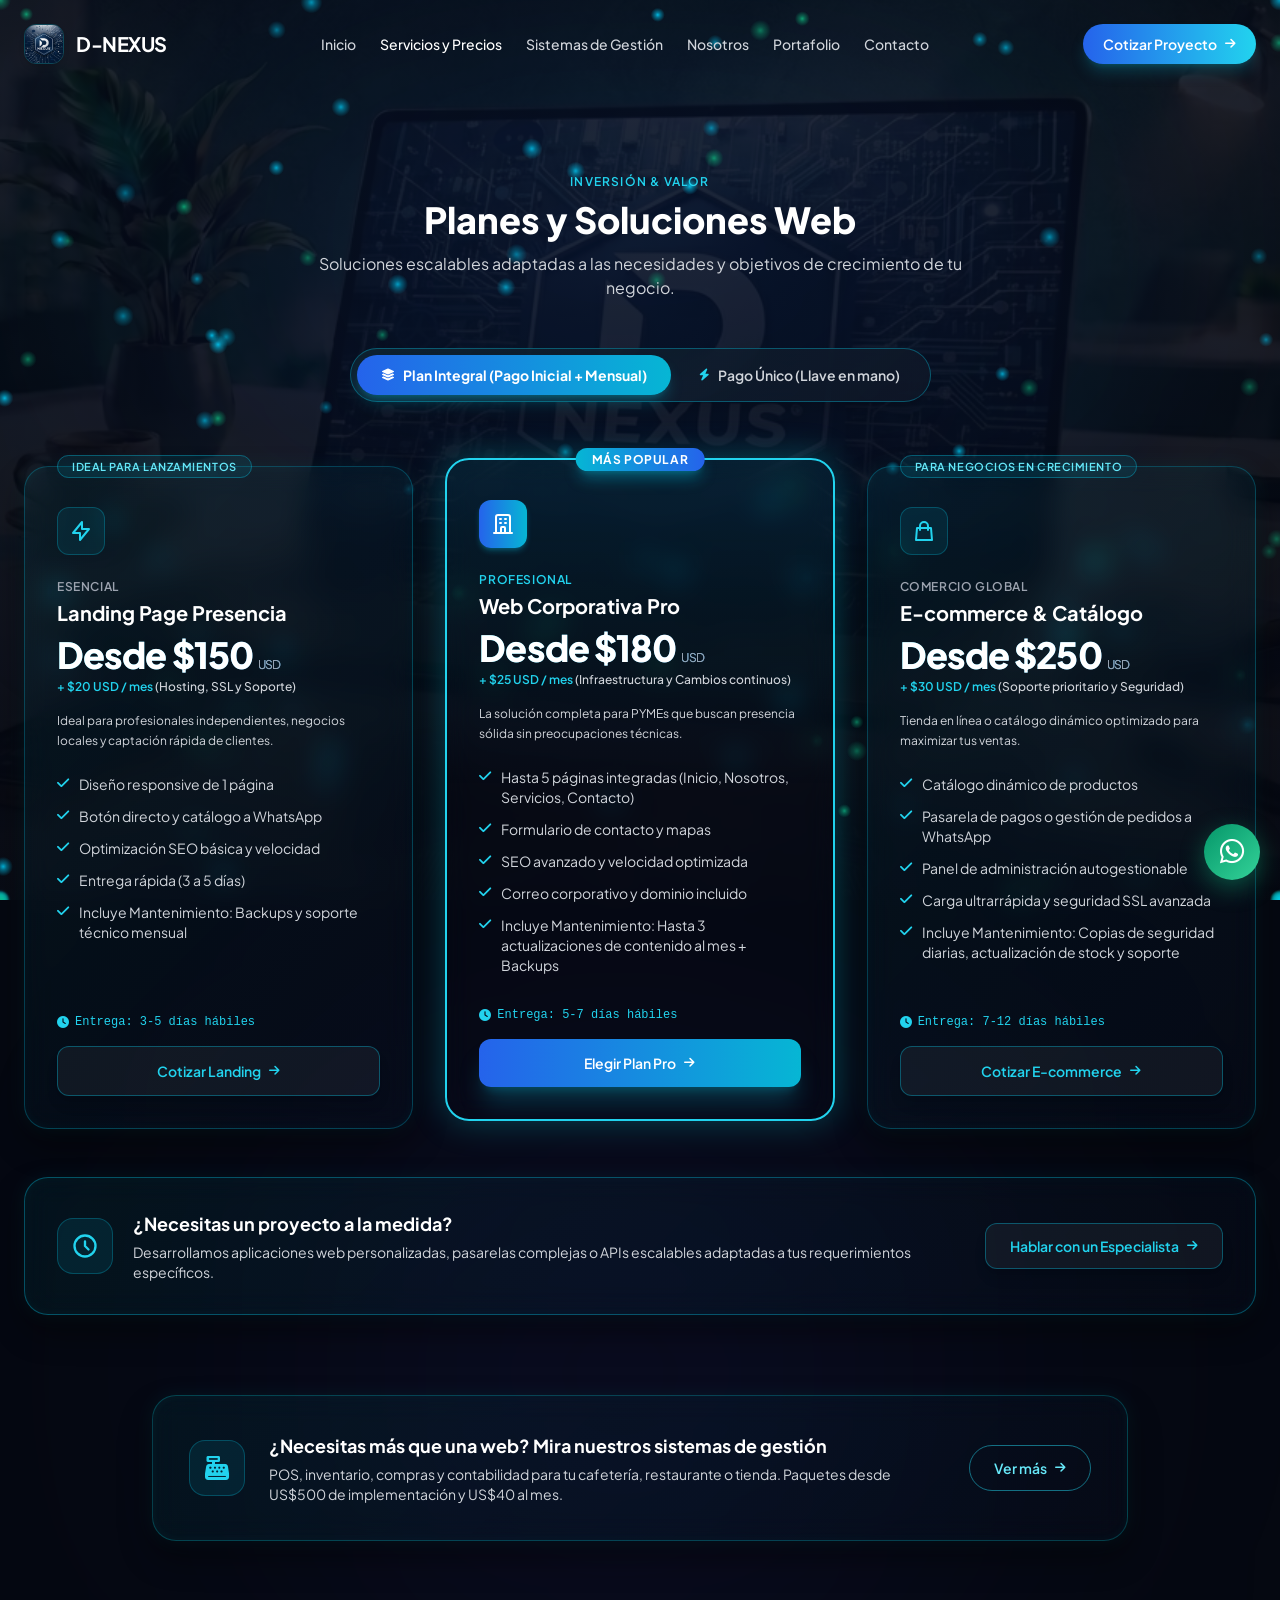
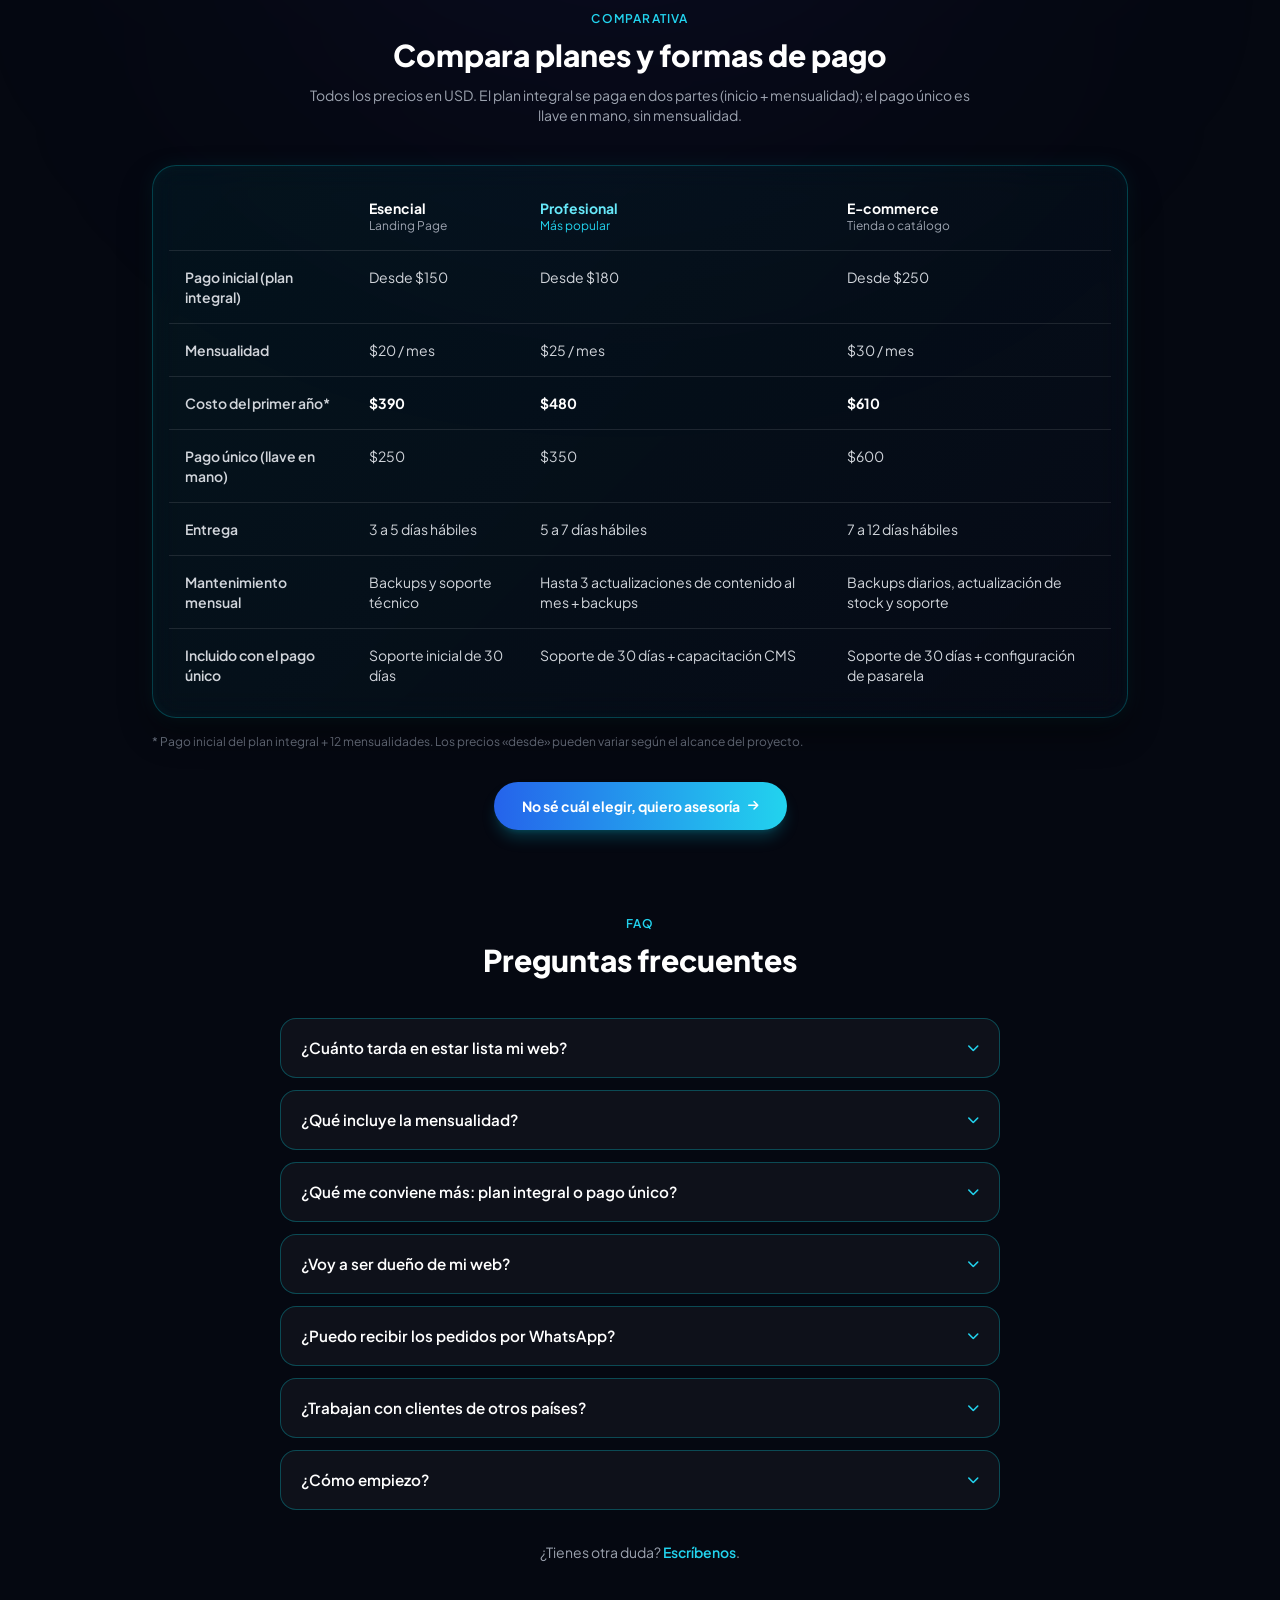
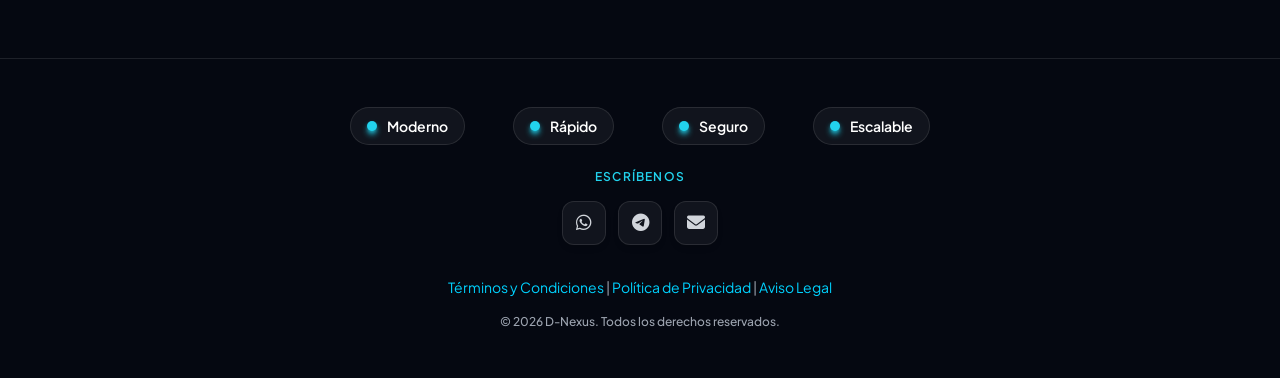
<file: servicios.html>
<!DOCTYPE html>
<html lang="es" class="dark overflow-x-hidden max-w-full w-full">
<head>
    <meta charset="UTF-8">
    <!-- Respaldo crítico: si css/styles.css no carga, la página sigue oscura y legible -->
    <style>body{background-color:#050811;color:#fff;font-family:'Plus Jakarta Sans',system-ui,-apple-system,'Segoe UI',sans-serif}</style>
    <meta name="viewport" content="width=device-width, initial-scale=1.0">
    <title>Servicios y Precios - D-Nexus</title>
    <meta name="theme-color" content="#050811">
    <meta name="description" content="Planes de diseño web desde $150 USD: landing page, web corporativa y e-commerce con hosting, SSL y soporte mensual incluidos.">
    <link rel="canonical" href="https://d-nexus.github.io/dnexus/servicios.html">
    <!-- Open Graph / Redes Sociales Meta Tags -->
    <meta property="og:type" content="website">
    <meta property="og:url" content="https://d-nexus.github.io/dnexus/servicios.html">
    <meta property="og:title" content="Servicios y Precios - D-Nexus">
    <meta property="og:description" content="Conoce nuestros planes, paquetes web y servicios de desarrollo a la medida.">
    <meta property="og:image" content="https://d-nexus.github.io/dnexus/img/og-image.jpg">
    <meta property="og:image:width" content="1200">
    <meta property="og:image:height" content="630">
    <meta property="og:image:alt" content="D-Nexus - Desarrollo web y soluciones tecnológicas">
    <meta property="og:locale" content="es_ES">
    <meta property="og:site_name" content="D-Nexus">
    <meta name="twitter:card" content="summary_large_image">
    <meta name="twitter:image" content="https://d-nexus.github.io/dnexus/img/og-image.jpg">

    <!-- Tailwind CSS (compilado) -->
<!-- Favicon -->
    <link rel="icon" type="image/x-icon" href="img/favicon.ico">
    <link rel="icon" type="image/png" sizes="32x32" href="img/favicon.png">
    <link rel="apple-touch-icon" href="img/favicon.png">
    <!-- Google Fonts -->
    <link rel="preconnect" href="https://fonts.googleapis.com">
    <link rel="preconnect" href="https://fonts.gstatic.com" crossorigin>
    <link href="https://fonts.googleapis.com/css2?family=Plus+Jakarta+Sans:wght@300;400;500;600;700;800&display=swap" rel="stylesheet">
    <!-- FontAwesome for icons -->
    <link rel="stylesheet" href="https://cdnjs.cloudflare.com/ajax/libs/font-awesome/6.4.0/css/all.min.css">
    <link rel="stylesheet" href="css/styles.css">
    
    <!-- Google tag (gtag.js) -->
    <script async src="https://www.googletagmanager.com/gtag/js?id=G-SEHNMH3NWE"></script>
    <script>
      window.dataLayer = window.dataLayer || [];
      function gtag(){dataLayer.push(arguments);}
      gtag('js', new Date());

      gtag('config', 'G-SEHNMH3NWE');
    </script>
    <link rel="stylesheet" href="css/tailwind.css">
</head>
<body class="min-h-screen relative selection:bg-blue-600 selection:text-white overflow-x-hidden max-w-full w-full">
    <a href="#contenido" class="skip-link">Saltar al contenido</a>

    <!-- Interactive Full-Screen Digital Stardust Background -->
    <canvas id="bg-canvas"></canvas>

    <!-- Background Glows -->
    <div class="absolute top-0 left-1/2 -translate-x-1/2 w-full max-w-[1000px] h-[500px] bg-blue-600/10 blur-[150px] rounded-full pointer-events-none z-0"></div>
    <div class="absolute top-[30%] left-1/4 w-full max-w-[600px] h-[600px] bg-indigo-600/10 blur-[180px] rounded-full pointer-events-none z-0"></div>

    <!-- Navbar -->
    <header class="max-w-7xl mx-auto px-6 py-6 flex items-center justify-between relative z-50 w-full">
        <div class="flex items-center space-x-3">
            <img src="img/Logo.jpg" width="40" height="40" alt="D-Nexus Logo" class="w-10 h-10 rounded-xl object-cover border border-cyan-500/30 shadow-md">
            <span class="text-xl font-bold tracking-tight text-white">D-NEXUS</span>
        </div>

        <nav aria-label="Principal" class="hidden lg:flex items-center space-x-6 text-sm font-medium text-gray-300">
            <a href="index.html" class="hover:text-cyan-400 transition">Inicio</a>
            <a href="servicios.html" aria-current="page" class="text-white hover:text-cyan-400 transition text-cyan-400">Servicios y Precios</a>
            <a href="sistemas-gestion.html" class="hover:text-cyan-400 transition">Sistemas de Gestión</a>
            <a href="nosotros.html" class="hover:text-cyan-400 transition">Nosotros</a>
            <a href="portafolio.html" class="hover:text-cyan-400 transition">Portafolio</a>
            <a href="contacto.html" class="hover:text-cyan-400 transition">Contacto</a>
        </nav>

        <div class="flex items-center space-x-3">
            <div class="hidden lg:block">
                <a href="contacto.html" class="inline-flex items-center space-x-2 px-5 py-2.5 rounded-full text-sm font-semibold text-white bg-gradient-to-r from-blue-600 to-cyan-400 hover:from-blue-500 hover:to-cyan-300 shadow-lg shadow-cyan-500/25 transition transform hover:-translate-y-0.5">
                    <span>Cotizar Proyecto</span>
                    <i class="fa-solid fa-arrow-right text-xs"></i>
                </a>
            </div>

            <!-- Hamburger Button -->
            <button id="mobileMenuBtn" aria-label="Abrir menú" class="lg:hidden w-10 h-10 rounded-xl bg-white/5 border border-cyan-500/30 text-cyan-400 flex items-center justify-center hover:bg-cyan-500/15 transition">
                <i class="fa-solid fa-bars text-lg"></i>
            </button>
        </div>
    </header>

    <!-- Mobile Dropdown Menu -->
    <div id="mobileMenu" class="hidden lg:hidden max-w-7xl mx-auto px-6 pb-6 relative z-50 w-full">
        <div class="glass-panel p-6 rounded-2xl flex flex-col space-y-3 bg-gray-950/95 border border-cyan-500/40 shadow-2xl">
            <a href="index.html" class="text-sm font-medium text-gray-300 hover:text-cyan-400 transition py-2 border-b border-white/5">Inicio</a>
            <a href="servicios.html" aria-current="page" class="text-sm font-medium text-white hover:text-cyan-400 transition py-2 border-b border-white/5 text-cyan-400">Servicios y Precios</a>
            <a href="sistemas-gestion.html" class="text-sm font-medium text-gray-300 hover:text-cyan-400 transition py-2 border-b border-white/5">Sistemas de Gestión</a>
            <a href="nosotros.html" class="text-sm font-medium text-gray-300 hover:text-cyan-400 transition py-2 border-b border-white/5">Nosotros</a>
            <a href="portafolio.html" class="text-sm font-medium text-gray-300 hover:text-cyan-400 transition py-2 border-b border-white/5">Portafolio</a>
            <a href="contacto.html" class="text-sm font-medium text-gray-300 hover:text-cyan-400 transition py-2">Contacto</a>
            <div class="pt-2">
                <a href="contacto.html" class="w-full inline-flex items-center justify-center space-x-2 px-5 py-3 rounded-xl text-sm font-semibold text-white bg-gradient-to-r from-blue-600 to-cyan-400 hover:from-blue-500 hover:to-cyan-300 shadow-lg shadow-cyan-500/25 transition">
                    <span>Cotizar Proyecto</span>
                    <i class="fa-solid fa-arrow-right text-xs"></i>
                </a>
            </div>
        </div>
    </div>

    <!-- Sección Planes y Soluciones Web -->
    <span id="contenido"></span>
    <section id="precios" class="max-w-7xl mx-auto px-6 py-20 relative z-10 w-full">
        <div class="text-center mb-12">
            <span class="text-xs font-semibold text-cyan-400 uppercase tracking-widest">Inversión & Valor</span>
            <h1 class="text-3xl sm:text-4xl font-extrabold text-white mt-2 break-words">Planes y Soluciones Web</h1>
            <p class="text-gray-300 text-sm sm:text-base mt-3 max-w-2xl mx-auto break-words">Soluciones escalables adaptadas a las necesidades y objetivos de crecimiento de tu negocio.</p>
        </div>

        <!-- Toggle / Switch Selector de Modalidad -->
        <div class="flex justify-center mb-16">
            <div class="glass-panel p-1.5 rounded-full inline-flex flex-col sm:flex-row items-center gap-1 border border-cyan-500/40 bg-gray-900/80 shadow-xl">
                <button id="btnIntegral" onclick="switchPricingMode('integral')" class="w-full sm:w-auto px-6 py-2.5 rounded-full text-xs sm:text-sm font-bold transition-all duration-300 bg-gradient-to-r from-blue-600 to-cyan-500 text-white shadow-lg shadow-cyan-500/30 flex items-center justify-center space-x-2">
                    <i class="fa-solid fa-layer-group text-xs"></i>
                    <span>Plan Integral (Pago Inicial + Mensual)</span>
                </button>
                <button id="btnUnico" onclick="switchPricingMode('unico')" class="w-full sm:w-auto px-6 py-2.5 rounded-full text-xs sm:text-sm font-semibold transition-all duration-300 text-gray-300 hover:text-white flex items-center justify-center space-x-2">
                    <i class="fa-solid fa-bolt text-xs text-cyan-400"></i>
                    <span>Pago Único (Llave en mano)</span>
                </button>
            </div>
        </div>

        <!-- Grid de 3 tarjetas de precios -->
        <div class="grid grid-cols-1 md:grid-cols-3 gap-8 items-stretch mb-12">
            
            <!-- Paquete 1: Landing Page Presencia (Esencial) -->
            <div class="glass-panel p-8 rounded-3xl flex flex-col justify-between border border-cyan-500/30 hover:border-cyan-400/60 transition-all duration-300 group relative">
                <div class="absolute -top-3.5 left-8">
                    <span class="px-3.5 py-1 rounded-full bg-cyan-500/10 border border-cyan-500/40 text-cyan-300 font-semibold text-[11px] uppercase tracking-wider backdrop-blur-md">Ideal para lanzamientos</span>
                </div>
                <div>
                    <div class="w-12 h-12 rounded-xl bg-cyan-500/10 border border-cyan-500/30 flex items-center justify-center text-cyan-400 mb-6 mt-2 group-hover:bg-gradient-to-r group-hover:from-blue-600 group-hover:to-cyan-500 group-hover:text-white transition">
                        <svg class="w-6 h-6" fill="none" stroke="currentColor" viewBox="0 0 24 24"><path stroke-linecap="round" stroke-linejoin="round" stroke-width="2" d="M13 10V3L4 14h7v7l9-11h-7z"/></svg>
                    </div>
                    <span class="text-xs font-semibold text-gray-400 uppercase tracking-wider block mb-1">Esencial</span>
                    <h4 class="text-xl font-bold text-white mb-2 break-words">Landing Page Presencia</h4>
                    <div id="price1" class="text-3xl sm:text-4xl font-black text-white tracking-tight bg-gradient-to-r from-cyan-400 to-blue-400 bg-clip-text text-transparent mb-1">Desde $150 <span class="text-xs font-normal text-gray-400">USD</span></div>
                    <div id="sub1" class="text-xs text-gray-300 mb-4 font-medium"><span class="text-cyan-400 font-semibold">+ $20 USD / mes</span> (Hosting, SSL y Soporte)</div>
                    <p class="text-xs text-gray-300 leading-relaxed mb-6 break-words">Ideal para profesionales independientes, negocios locales y captación rápida de clientes.</p>
                    
                    <ul class="space-y-3 mb-8 text-xs sm:text-sm text-gray-300">
                        <li class="flex items-start space-x-2.5">
                            <i class="fa-solid fa-check text-cyan-400 mt-0.5 flex-shrink-0"></i>
                            <span class="break-words">Diseño responsive de 1 página</span>
                        </li>
                        <li class="flex items-start space-x-2.5">
                            <i class="fa-solid fa-check text-cyan-400 mt-0.5 flex-shrink-0"></i>
                            <span class="break-words">Botón directo y catálogo a WhatsApp</span>
                        </li>
                        <li class="flex items-start space-x-2.5">
                            <i class="fa-solid fa-check text-cyan-400 mt-0.5 flex-shrink-0"></i>
                            <span class="break-words">Optimización SEO básica y velocidad</span>
                        </li>
                        <li class="flex items-start space-x-2.5">
                            <i class="fa-solid fa-check text-cyan-400 mt-0.5 flex-shrink-0"></i>
                            <span class="break-words">Entrega rápida (3 a 5 días)</span>
                        </li>
                        <li id="feat1_maint" class="flex items-start space-x-2.5">
                            <i class="fa-solid fa-check text-cyan-400 mt-0.5 flex-shrink-0"></i>
                            <span class="break-words">Incluye Mantenimiento: Backups y soporte técnico mensual</span>
                        </li>
                    </ul>
                </div>
                <div>
                    <div id="time1" class="text-xs text-cyan-400 font-mono mb-4 flex items-center space-x-1.5">
                        <i class="fa-solid fa-clock"></i>
                        <span>Entrega: 3-5 días hábiles</span>
                    </div>
                    <a href="contacto.html" class="w-full py-3.5 px-4 rounded-xl bg-white/5 border border-cyan-500/40 text-cyan-400 hover:bg-gradient-to-r hover:from-blue-600 hover:to-cyan-500 hover:text-white hover:border-transparent font-semibold text-sm transition-all duration-300 flex items-center justify-center space-x-2 shadow-lg">
                        <span>Cotizar Landing</span>
                        <i class="fa-solid fa-arrow-right text-xs"></i>
                    </a>
                </div>
            </div>

            <!-- Paquete 2: Web Corporativa Pro (Destacada) -->
            <div class="glass-panel p-8 rounded-3xl flex flex-col justify-between border-2 border-cyan-400 shadow-[0_0_35px_rgba(0,243,255,0.25)] bg-gradient-to-b from-cyan-500/10 via-transparent to-transparent md:-translate-y-2 transition-all duration-300 group relative">
                <div class="absolute -top-3.5 left-1/2 transform -translate-x-1/2">
                    <span class="px-4 py-1 rounded-full bg-gradient-to-r from-cyan-500 to-blue-600 text-white font-bold text-xs uppercase tracking-wider shadow-lg shadow-cyan-500/40">MÁS POPULAR</span>
                </div>
                <div>
                    <div class="w-12 h-12 rounded-xl bg-gradient-to-r from-blue-600 to-cyan-500 text-white flex items-center justify-center mb-6 mt-2 shadow-md shadow-cyan-500/30">
                        <svg class="w-6 h-6" fill="none" stroke="currentColor" viewBox="0 0 24 24"><path stroke-linecap="round" stroke-linejoin="round" stroke-width="2" d="M19 21V5a2 2 0 00-2-2H7a2 2 0 00-2 2v16m14 0h2m-2 0h-5m-9 0H3m2 0h5M9 7h1m-1 4h1m4-4h1m-1 4h1m-5 10v-5a1 1 0 011-1h2a1 1 0 011 1v5m-4 0h4"/></svg>
                    </div>
                    <span class="text-xs font-semibold text-cyan-400 uppercase tracking-wider block mb-1">Profesional</span>
                    <h4 class="text-xl font-bold text-white mb-2 break-words">Web Corporativa Pro</h4>
                    <div id="price2" class="text-3xl sm:text-4xl font-black text-white tracking-tight bg-gradient-to-r from-cyan-400 to-blue-400 bg-clip-text text-transparent mb-1">Desde $180 <span class="text-xs font-normal text-gray-400">USD</span></div>
                    <div id="sub2" class="text-xs text-gray-300 mb-4 font-medium"><span class="text-cyan-400 font-semibold">+ $25 USD / mes</span> (Infraestructura y Cambios continuos)</div>
                    <p class="text-xs text-gray-300 leading-relaxed mb-6 break-words">La solución completa para PYMEs que buscan presencia sólida sin preocupaciones técnicas.</p>
                    
                    <ul class="space-y-3 mb-8 text-xs sm:text-sm text-gray-300">
                        <li class="flex items-start space-x-2.5">
                            <i class="fa-solid fa-check text-cyan-400 mt-0.5 flex-shrink-0"></i>
                            <span class="break-words">Hasta 5 páginas integradas (Inicio, Nosotros, Servicios, Contacto)</span>
                        </li>
                        <li class="flex items-start space-x-2.5">
                            <i class="fa-solid fa-check text-cyan-400 mt-0.5 flex-shrink-0"></i>
                            <span class="break-words">Formulario de contacto y mapas</span>
                        </li>
                        <li class="flex items-start space-x-2.5">
                            <i class="fa-solid fa-check text-cyan-400 mt-0.5 flex-shrink-0"></i>
                            <span class="break-words">SEO avanzado y velocidad optimizada</span>
                        </li>
                        <li class="flex items-start space-x-2.5">
                            <i class="fa-solid fa-check text-cyan-400 mt-0.5 flex-shrink-0"></i>
                            <span class="break-words">Correo corporativo y dominio incluido</span>
                        </li>
                        <li id="feat2_maint" class="flex items-start space-x-2.5">
                            <i class="fa-solid fa-check text-cyan-400 mt-0.5 flex-shrink-0"></i>
                            <span class="break-words">Incluye Mantenimiento: Hasta 3 actualizaciones de contenido al mes + Backups</span>
                        </li>
                    </ul>
                </div>
                <div>
                    <div id="time2" class="text-xs text-cyan-400 font-mono mb-4 flex items-center space-x-1.5">
                        <i class="fa-solid fa-clock"></i>
                        <span>Entrega: 5-7 días hábiles</span>
                    </div>
                    <a href="contacto.html" class="w-full py-3.5 px-4 rounded-xl bg-gradient-to-r from-blue-600 to-cyan-500 text-white hover:from-blue-700 hover:to-cyan-600 font-semibold text-sm transition-all duration-300 flex items-center justify-center space-x-2 shadow-xl shadow-cyan-500/25">
                        <span>Elegir Plan Pro</span>
                        <i class="fa-solid fa-arrow-right text-xs"></i>
                    </a>
                </div>
            </div>

            <!-- Paquete 3: Comercio Global (E-commerce & Catálogo) -->
            <div class="glass-panel p-8 rounded-3xl flex flex-col justify-between border border-cyan-500/30 hover:border-cyan-400/60 transition-all duration-300 group relative">
                <div class="absolute -top-3.5 left-8">
                    <span class="px-3.5 py-1 rounded-full bg-cyan-500/10 border border-cyan-500/40 text-cyan-300 font-semibold text-[11px] uppercase tracking-wider backdrop-blur-md">Para Negocios en Crecimiento</span>
                </div>
                <div>
                    <div class="w-12 h-12 rounded-xl bg-cyan-500/10 border border-cyan-500/30 flex items-center justify-center text-cyan-400 mb-6 mt-2 group-hover:bg-gradient-to-r group-hover:from-blue-600 group-hover:to-cyan-500 group-hover:text-white transition">
                        <svg class="w-6 h-6" fill="none" stroke="currentColor" viewBox="0 0 24 24"><path stroke-linecap="round" stroke-linejoin="round" stroke-width="2" d="M16 11V7a4 4 0 00-8 0v4M5 9h14l1 12H4L5 9z"/></svg>
                    </div>
                    <span class="text-xs font-semibold text-gray-400 uppercase tracking-wider block mb-1">Comercio Global</span>
                    <h4 class="text-xl font-bold text-white mb-2 break-words">E-commerce & Catálogo</h4>
                    <div id="price3" class="text-3xl sm:text-4xl font-black text-white tracking-tight bg-gradient-to-r from-cyan-400 to-blue-400 bg-clip-text text-transparent mb-1">Desde $250 <span class="text-xs font-normal text-gray-400">USD</span></div>
                    <div id="sub3" class="text-xs text-gray-300 mb-4 font-medium"><span class="text-cyan-400 font-semibold">+ $30 USD / mes</span> (Soporte prioritario y Seguridad)</div>
                    <p class="text-xs text-gray-300 leading-relaxed mb-6 break-words">Tienda en línea o catálogo dinámico optimizado para maximizar tus ventas.</p>
                    
                    <ul class="space-y-3 mb-8 text-xs sm:text-sm text-gray-300">
                        <li class="flex items-start space-x-2.5">
                            <i class="fa-solid fa-check text-cyan-400 mt-0.5 flex-shrink-0"></i>
                            <span class="break-words">Catálogo dinámico de productos</span>
                        </li>
                        <li class="flex items-start space-x-2.5">
                            <i class="fa-solid fa-check text-cyan-400 mt-0.5 flex-shrink-0"></i>
                            <span class="break-words">Pasarela de pagos o gestión de pedidos a WhatsApp</span>
                        </li>
                        <li class="flex items-start space-x-2.5">
                            <i class="fa-solid fa-check text-cyan-400 mt-0.5 flex-shrink-0"></i>
                            <span class="break-words">Panel de administración autogestionable</span>
                        </li>
                        <li class="flex items-start space-x-2.5">
                            <i class="fa-solid fa-check text-cyan-400 mt-0.5 flex-shrink-0"></i>
                            <span class="break-words">Carga ultrarrápida y seguridad SSL avanzada</span>
                        </li>
                        <li id="feat3_maint" class="flex items-start space-x-2.5">
                            <i class="fa-solid fa-check text-cyan-400 mt-0.5 flex-shrink-0"></i>
                            <span class="break-words">Incluye Mantenimiento: Copias de seguridad diarias, actualización de stock y soporte</span>
                        </li>
                    </ul>
                </div>
                <div>
                    <div id="time3" class="text-xs text-cyan-400 font-mono mb-4 flex items-center space-x-1.5">
                        <i class="fa-solid fa-clock"></i>
                        <span>Entrega: 7-12 días hábiles</span>
                    </div>
                    <a href="contacto.html" class="w-full py-3.5 px-4 rounded-xl bg-white/5 border border-cyan-500/40 text-cyan-400 hover:bg-gradient-to-r hover:from-blue-600 hover:to-cyan-500 hover:text-white hover:border-transparent font-semibold text-sm transition-all duration-300 flex items-center justify-center space-x-2 shadow-lg">
                        <span>Cotizar E-commerce</span>
                        <i class="fa-solid fa-arrow-right text-xs"></i>
                    </a>
                </div>
            </div>

        </div>

        <!-- Banner Inferior -->
        <div class="glass-panel p-6 sm:p-8 rounded-3xl border border-cyan-500/40 hover:border-cyan-400/60 transition-all duration-300 flex flex-col md:flex-row items-center justify-between gap-6 relative group mt-12">
            <div class="flex items-center space-x-5">
                <div class="w-14 h-14 rounded-2xl bg-cyan-500/10 border border-cyan-500/30 flex items-center justify-center text-cyan-400 flex-shrink-0 group-hover:bg-gradient-to-r group-hover:from-blue-600 group-hover:to-cyan-500 group-hover:text-white transition">
                    <svg class="w-7 h-7" fill="none" stroke="currentColor" viewBox="0 0 24 24"><path stroke-linecap="round" stroke-linejoin="round" stroke-width="2" d="M12 8v4l3 3m6-3a9 9 0 11-18 0 9 9 0 0118 0z"/></svg>
                </div>
                <div>
                    <h4 class="text-lg font-bold text-white mb-1 break-words">¿Necesitas un proyecto a la medida?</h4>
                    <p class="text-xs sm:text-sm text-gray-300 leading-relaxed break-words">Desarrollamos aplicaciones web personalizadas, pasarelas complejas o APIs escalables adaptadas a tus requerimientos específicos.</p>
                </div>
            </div>
            <div class="flex-shrink-0 w-full md:w-auto">
                <a href="contacto.html" class="w-full md:w-auto py-3 px-6 rounded-xl bg-white/5 border border-cyan-500/40 text-cyan-400 hover:bg-gradient-to-r hover:from-blue-600 hover:to-cyan-500 hover:text-white hover:border-transparent font-semibold text-sm transition-all duration-300 flex items-center justify-center space-x-2 shadow-lg">
                    <span>Hablar con un Especialista</span>
                    <i class="fa-solid fa-arrow-right text-xs"></i>
                </a>
            </div>
        </div>
    </section>

    <script>
        function switchPricingMode(mode) {
            const btnIntegral = document.getElementById('btnIntegral');
            const btnUnico = document.getElementById('btnUnico');
            
            const price1 = document.getElementById('price1');
            const sub1 = document.getElementById('sub1');
            const feat1_maint = document.getElementById('feat1_maint');
            const time1 = document.getElementById('time1');

            const price2 = document.getElementById('price2');
            const sub2 = document.getElementById('sub2');
            const feat2_maint = document.getElementById('feat2_maint');
            const time2 = document.getElementById('time2');

            const price3 = document.getElementById('price3');
            const sub3 = document.getElementById('sub3');
            const feat3_maint = document.getElementById('feat3_maint');
            const time3 = document.getElementById('time3');

            if (mode === 'integral') {
                btnIntegral.className = "w-full sm:w-auto px-6 py-2.5 rounded-full text-xs sm:text-sm font-bold transition-all duration-300 bg-gradient-to-r from-blue-600 to-cyan-500 text-white shadow-lg shadow-cyan-500/30 flex items-center justify-center space-x-2";
                btnUnico.className = "w-full sm:w-auto px-6 py-2.5 rounded-full text-xs sm:text-sm font-semibold transition-all duration-300 text-gray-300 hover:text-white flex items-center justify-center space-x-2";

                price1.innerHTML = 'Desde $150 <span class="text-xs font-normal text-gray-400">USD</span>';
                sub1.innerHTML = '<span class="text-cyan-400 font-semibold">+ $20 USD / mes</span> (Hosting, SSL y Soporte)';
                feat1_maint.innerHTML = '<i class="fa-solid fa-check text-cyan-400 mt-0.5 flex-shrink-0"></i><span class="break-words">Incluye Mantenimiento: Backups y soporte técnico mensual</span>';
                time1.innerHTML = '<i class="fa-solid fa-clock"></i><span>Entrega: 3-5 días hábiles</span>';

                price2.innerHTML = 'Desde $180 <span class="text-xs font-normal text-gray-400">USD</span>';
                sub2.innerHTML = '<span class="text-cyan-400 font-semibold">+ $25 USD / mes</span> (Infraestructura y Cambios continuos)';
                feat2_maint.innerHTML = '<i class="fa-solid fa-check text-cyan-400 mt-0.5 flex-shrink-0"></i><span class="break-words">Incluye Mantenimiento: Hasta 3 actualizaciones de contenido al mes + Backups</span>';
                time2.innerHTML = '<i class="fa-solid fa-clock"></i><span>Entrega: 5-7 días hábiles</span>';

                price3.innerHTML = 'Desde $250 <span class="text-xs font-normal text-gray-400">USD</span>';
                sub3.innerHTML = '<span class="text-cyan-400 font-semibold">+ $30 USD / mes</span> (Soporte prioritario y Seguridad)';
                feat3_maint.innerHTML = '<i class="fa-solid fa-check text-cyan-400 mt-0.5 flex-shrink-0"></i><span class="break-words">Incluye Mantenimiento: Copias de seguridad diarias, actualización de stock y soporte</span>';
                time3.innerHTML = '<i class="fa-solid fa-clock"></i><span>Entrega: 7-12 días hábiles</span>';
            } else {
                btnUnico.className = "w-full sm:w-auto px-6 py-2.5 rounded-full text-xs sm:text-sm font-bold transition-all duration-300 bg-gradient-to-r from-blue-600 to-cyan-500 text-white shadow-lg shadow-cyan-500/30 flex items-center justify-center space-x-2";
                btnIntegral.className = "w-full sm:w-auto px-6 py-2.5 rounded-full text-xs sm:text-sm font-semibold transition-all duration-300 text-gray-300 hover:text-white flex items-center justify-center space-x-2";

                price1.innerHTML = '$250 <span class="text-xs font-normal text-gray-400">USD</span>';
                sub1.innerHTML = '<span class="text-gray-400 font-semibold">Pago único (Llave en mano)</span> - Sin mensualidad';
                feat1_maint.innerHTML = '<i class="fa-solid fa-check text-cyan-400 mt-0.5 flex-shrink-0"></i><span class="break-words">Soporte inicial de 30 días post-lanzamiento</span>';
                time1.innerHTML = '<i class="fa-solid fa-clock"></i><span>Entrega: 3-5 días hábiles</span>';

                price2.innerHTML = '$350 <span class="text-xs font-normal text-gray-400">USD</span>';
                sub2.innerHTML = '<span class="text-gray-400 font-semibold">Pago único (Llave en mano)</span> - Sin mensualidad';
                feat2_maint.innerHTML = '<i class="fa-solid fa-check text-cyan-400 mt-0.5 flex-shrink-0"></i><span class="break-words">Soporte inicial de 30 días + Capacitación CMS</span>';
                time2.innerHTML = '<i class="fa-solid fa-clock"></i><span>Entrega: 5-7 días hábiles</span>';

                price3.innerHTML = '$600 <span class="text-xs font-normal text-gray-400">USD</span>';
                sub3.innerHTML = '<span class="text-gray-400 font-semibold">Pago único (Llave en mano)</span> - Sin mensualidad';
                feat3_maint.innerHTML = '<i class="fa-solid fa-check text-cyan-400 mt-0.5 flex-shrink-0"></i><span class="break-words">Soporte inicial de 30 días + Configuración de pasarela</span>';
                time3.innerHTML = '<i class="fa-solid fa-clock"></i><span>Entrega: 7-12 días hábiles</span>';
            }
        }
    </script>

    <!-- Aviso: sistemas de gestión -->
    <section class="max-w-5xl mx-auto px-6 pb-16 relative z-10">
        <div class="card p-7 sm:p-9 flex flex-col sm:flex-row items-center gap-6">
            <span class="w-14 h-14 flex-shrink-0 rounded-2xl bg-cyan-500/10 border border-cyan-500/30 flex items-center justify-center text-cyan-400 text-2xl"><i class="fa-solid fa-cash-register"></i></span>
            <div class="flex-1 text-center sm:text-left">
                <h2 class="text-lg font-bold text-white mb-1">¿Necesitas más que una web? Mira nuestros sistemas de gestión</h2>
                <p class="text-sm text-gray-300">POS, inventario, compras y contabilidad para tu cafetería, restaurante o tienda. Paquetes desde US$500 de implementación y US$40 al mes.</p>
            </div>
            <a href="sistemas-gestion.html" class="inline-flex items-center justify-center space-x-2 px-6 py-3 rounded-full text-sm font-semibold text-cyan-300 border border-cyan-400/50 hover:bg-cyan-400/10 transition whitespace-nowrap"><span>Ver más</span><i class="fa-solid fa-arrow-right text-xs"></i></a>
        </div>
    </section>

    <!-- Comparativa de planes -->
    <section id="comparativa" class="max-w-5xl mx-auto px-6 pb-20 relative z-10">
        <div class="text-center mb-10">
            <span class="text-xs font-semibold text-cyan-400 uppercase tracking-widest">Comparativa</span>
            <h2 class="text-2xl sm:text-3xl font-extrabold text-white mt-2">Compara planes y formas de pago</h2>
            <p class="text-sm text-gray-400 mt-3 max-w-2xl mx-auto">Todos los precios en USD. El plan integral se paga en dos partes (inicio + mensualidad); el pago único es llave en mano, sin mensualidad.</p>
        </div>
        <div class="glass-panel p-2 sm:p-4 rounded-3xl overflow-x-auto">
            <table class="w-full min-w-[680px] text-sm text-left">
                <caption class="sr-only">Comparativa de los planes Esencial, Profesional y E-commerce</caption>
                <thead>
                    <tr>
                        <th scope="col" class="py-4 pl-4 pr-4"><span class="sr-only">Característica</span></th>
                        <th scope="col" class="py-4 px-4 text-white font-bold">Esencial<span class="block text-xs font-normal text-gray-400">Landing Page</span></th>
                        <th scope="col" class="py-4 px-4 text-cyan-300 font-bold">Profesional<span class="block text-xs font-normal text-cyan-400">Más popular</span></th>
                        <th scope="col" class="py-4 px-4 text-white font-bold">E-commerce<span class="block text-xs font-normal text-gray-400">Tienda o catálogo</span></th>
                    </tr>
                </thead>
                <tbody>
                    <tr class="border-t border-white/10">
                        <th scope="row" class="py-4 pr-4 pl-4 font-semibold text-gray-300 align-top">Pago inicial (plan integral)</th><td class="py-4 px-4 align-top text-gray-300">Desde $150</td><td class="py-4 px-4 align-top text-gray-300">Desde $180</td><td class="py-4 px-4 align-top text-gray-300">Desde $250</td></tr>
                    <tr class="border-t border-white/10">
                        <th scope="row" class="py-4 pr-4 pl-4 font-semibold text-gray-300 align-top">Mensualidad</th><td class="py-4 px-4 align-top text-gray-300">$20 / mes</td><td class="py-4 px-4 align-top text-gray-300">$25 / mes</td><td class="py-4 px-4 align-top text-gray-300">$30 / mes</td></tr>
                    <tr class="border-t border-white/10">
                        <th scope="row" class="py-4 pr-4 pl-4 font-semibold text-gray-300 align-top">Costo del primer año*</th><td class="py-4 px-4 align-top font-bold text-white">$390</td><td class="py-4 px-4 align-top font-bold text-white">$480</td><td class="py-4 px-4 align-top font-bold text-white">$610</td></tr>
                    <tr class="border-t border-white/10">
                        <th scope="row" class="py-4 pr-4 pl-4 font-semibold text-gray-300 align-top">Pago único (llave en mano)</th><td class="py-4 px-4 align-top text-gray-300">$250</td><td class="py-4 px-4 align-top text-gray-300">$350</td><td class="py-4 px-4 align-top text-gray-300">$600</td></tr>
                    <tr class="border-t border-white/10">
                        <th scope="row" class="py-4 pr-4 pl-4 font-semibold text-gray-300 align-top">Entrega</th><td class="py-4 px-4 align-top text-gray-300">3 a 5 días hábiles</td><td class="py-4 px-4 align-top text-gray-300">5 a 7 días hábiles</td><td class="py-4 px-4 align-top text-gray-300">7 a 12 días hábiles</td></tr>
                    <tr class="border-t border-white/10">
                        <th scope="row" class="py-4 pr-4 pl-4 font-semibold text-gray-300 align-top">Mantenimiento mensual</th><td class="py-4 px-4 align-top text-gray-300">Backups y soporte técnico</td><td class="py-4 px-4 align-top text-gray-300">Hasta 3 actualizaciones de contenido al mes + backups</td><td class="py-4 px-4 align-top text-gray-300">Backups diarios, actualización de stock y soporte</td></tr>
                    <tr class="border-t border-white/10">
                        <th scope="row" class="py-4 pr-4 pl-4 font-semibold text-gray-300 align-top">Incluido con el pago único</th><td class="py-4 px-4 align-top text-gray-300">Soporte inicial de 30 días</td><td class="py-4 px-4 align-top text-gray-300">Soporte de 30 días + capacitación CMS</td><td class="py-4 px-4 align-top text-gray-300">Soporte de 30 días + configuración de pasarela</td></tr>
                </tbody>
            </table>
        </div>
        <p class="text-xs text-gray-500 mt-4">* Pago inicial del plan integral + 12 mensualidades. Los precios &laquo;desde&raquo; pueden variar según el alcance del proyecto.</p>
        <div class="text-center mt-8">
            <a href="contacto.html" class="inline-flex items-center justify-center space-x-2 px-7 py-3.5 rounded-full text-sm font-bold text-white bg-gradient-to-r from-blue-600 to-cyan-400 shadow-lg shadow-cyan-500/25 transition transform hover:-translate-y-0.5"><span>No sé cuál elegir, quiero asesoría</span><i class="fa-solid fa-arrow-right text-xs"></i></a>
        </div>
    </section>

    <!-- Preguntas frecuentes -->
    <section id="faq" class="max-w-3xl mx-auto px-6 pb-24 relative z-10">
        <div class="text-center mb-10">
            <span class="text-xs font-semibold text-cyan-400 uppercase tracking-widest">FAQ</span>
            <h2 class="text-2xl sm:text-3xl font-extrabold text-white mt-2">Preguntas frecuentes</h2>
        </div>
        <div class="space-y-3">
                <details class="faq-item group">
                    <summary class="faq-q"><span>¿Cuánto tarda en estar lista mi web?</span><i class="fa-solid fa-chevron-down text-xs text-cyan-400 faq-icon" aria-hidden="true"></i></summary>
                    <p class="faq-a">Depende del plan: la Landing Page se entrega en 3 a 5 días hábiles, la Web Corporativa Pro en 5 a 7 y el E-commerce en 7 a 12. Para proyectos a medida te damos un plazo concreto en la cotización.</p>
                </details>
                <details class="faq-item group">
                    <summary class="faq-q"><span>¿Qué incluye la mensualidad?</span><i class="fa-solid fa-chevron-down text-xs text-cyan-400 faq-icon" aria-hidden="true"></i></summary>
                    <p class="faq-a">Hosting, certificado SSL, copias de seguridad y soporte técnico. El plan Pro suma hasta 3 actualizaciones de contenido al mes, y el E-commerce añade actualización de stock y soporte prioritario.</p>
                </details>
                <details class="faq-item group">
                    <summary class="faq-q"><span>¿Qué me conviene más: plan integral o pago único?</span><i class="fa-solid fa-chevron-down text-xs text-cyan-400 faq-icon" aria-hidden="true"></i></summary>
                    <p class="faq-a">Con el plan integral pagas un monto inicial más bajo y una mensualidad que cubre hosting, SSL, copias de seguridad y soporte. Con el pago único pagas una sola vez, sin mensualidad, e incluye soporte inicial de 30 días. Si prefieres repartir el costo y tener soporte continuo, elige el integral; si quieres pagar una sola vez, el pago único. Escríbenos y te ayudamos a decidir.</p>
                </details>
                <details class="faq-item group">
                    <summary class="faq-q"><span>¿Voy a ser dueño de mi web?</span><i class="fa-solid fa-chevron-down text-xs text-cyan-400 faq-icon" aria-hidden="true"></i></summary>
                    <p class="faq-a">Sí. Una vez completado el pago íntegro, el diseño y el código personalizado de tu proyecto pasan a ser tuyos. Nosotros conservamos nuestras herramientas y componentes reutilizables. Los detalles están en los Términos y Condiciones.</p>
                </details>
                <details class="faq-item group">
                    <summary class="faq-q"><span>¿Puedo recibir los pedidos por WhatsApp?</span><i class="fa-solid fa-chevron-down text-xs text-cyan-400 faq-icon" aria-hidden="true"></i></summary>
                    <p class="faq-a">Sí. Es una de nuestras integraciones más habituales: el cliente arma su pedido en la web y te llega ordenado a WhatsApp. Puedes ver ejemplos reales en el portafolio.</p>
                </details>
                <details class="faq-item group">
                    <summary class="faq-q"><span>¿Trabajan con clientes de otros países?</span><i class="fa-solid fa-chevron-down text-xs text-cyan-400 faq-icon" aria-hidden="true"></i></summary>
                    <p class="faq-a">Sí, atendemos proyectos nacionales e internacionales. La forma de pago se acuerda contigo al cotizar.</p>
                </details>
                <details class="faq-item group">
                    <summary class="faq-q"><span>¿Cómo empiezo?</span><i class="fa-solid fa-chevron-down text-xs text-cyan-400 faq-icon" aria-hidden="true"></i></summary>
                    <p class="faq-a">Cuéntanos qué necesitas en el formulario de contacto o por WhatsApp. Te respondemos con una propuesta y un plazo, sin compromiso.</p>
                </details>
        </div>
        <p class="text-center text-sm text-gray-400 mt-8">¿Tienes otra duda? <a href="contacto.html" class="text-cyan-400 hover:underline font-semibold">Escríbenos</a>.</p>
        <script type="application/ld+json">{"@context": "https://schema.org", "@type": "FAQPage", "mainEntity": [{"@type": "Question", "name": "¿Cuánto tarda en estar lista mi web?", "acceptedAnswer": {"@type": "Answer", "text": "Depende del plan: la Landing Page se entrega en 3 a 5 días hábiles, la Web Corporativa Pro en 5 a 7 y el E-commerce en 7 a 12. Para proyectos a medida te damos un plazo concreto en la cotización."}}, {"@type": "Question", "name": "¿Qué incluye la mensualidad?", "acceptedAnswer": {"@type": "Answer", "text": "Hosting, certificado SSL, copias de seguridad y soporte técnico. El plan Pro suma hasta 3 actualizaciones de contenido al mes, y el E-commerce añade actualización de stock y soporte prioritario."}}, {"@type": "Question", "name": "¿Qué me conviene más: plan integral o pago único?", "acceptedAnswer": {"@type": "Answer", "text": "Con el plan integral pagas un monto inicial más bajo y una mensualidad que cubre hosting, SSL, copias de seguridad y soporte. Con el pago único pagas una sola vez, sin mensualidad, e incluye soporte inicial de 30 días. Si prefieres repartir el costo y tener soporte continuo, elige el integral; si quieres pagar una sola vez, el pago único. Escríbenos y te ayudamos a decidir."}}, {"@type": "Question", "name": "¿Voy a ser dueño de mi web?", "acceptedAnswer": {"@type": "Answer", "text": "Sí. Una vez completado el pago íntegro, el diseño y el código personalizado de tu proyecto pasan a ser tuyos. Nosotros conservamos nuestras herramientas y componentes reutilizables. Los detalles están en los Términos y Condiciones."}}, {"@type": "Question", "name": "¿Puedo recibir los pedidos por WhatsApp?", "acceptedAnswer": {"@type": "Answer", "text": "Sí. Es una de nuestras integraciones más habituales: el cliente arma su pedido en la web y te llega ordenado a WhatsApp. Puedes ver ejemplos reales en el portafolio."}}, {"@type": "Question", "name": "¿Trabajan con clientes de otros países?", "acceptedAnswer": {"@type": "Answer", "text": "Sí, atendemos proyectos nacionales e internacionales. La forma de pago se acuerda contigo al cotizar."}}, {"@type": "Question", "name": "¿Cómo empiezo?", "acceptedAnswer": {"@type": "Answer", "text": "Cuéntanos qué necesitas en el formulario de contacto o por WhatsApp. Te respondemos con una propuesta y un plazo, sin compromiso."}}]}</script>
    </section>

    <!-- Footer -->
    <footer class="max-w-7xl mx-auto px-6 py-12 text-center border-t border-white/10 relative z-10 w-full">
        <div class="flex flex-wrap items-center justify-center gap-6 sm:gap-12 text-sm font-semibold text-gray-300 mb-6">
            <span class="flex items-center space-x-2.5 bg-white/5 px-4 py-2 rounded-full border border-white/10">
                <span class="w-2.5 h-2.5 rounded-full bg-cyan-400 shadow-md shadow-cyan-400"></span>
                <span class="text-white">Moderno</span>
            </span>
            <span class="flex items-center space-x-2.5 bg-white/5 px-4 py-2 rounded-full border border-white/10">
                <span class="w-2.5 h-2.5 rounded-full bg-cyan-400 shadow-md shadow-cyan-400"></span>
                <span class="text-white">Rápido</span>
            </span>
            <span class="flex items-center space-x-2.5 bg-white/5 px-4 py-2 rounded-full border border-white/10">
                <span class="w-2.5 h-2.5 rounded-full bg-cyan-400 shadow-md shadow-cyan-400"></span>
                <span class="text-white">Seguro</span>
            </span>
            <span class="flex items-center space-x-2.5 bg-white/5 px-4 py-2 rounded-full border border-white/10">
                <span class="w-2.5 h-2.5 rounded-full bg-cyan-400 shadow-md shadow-cyan-400"></span>
                <span class="text-white">Escalable</span>
            </span>
        </div>

        <div class="mb-8">
            <p class="text-xs text-cyan-400 uppercase tracking-widest mb-4 font-semibold">Escríbenos</p>
            <div class="flex flex-wrap items-center justify-center gap-3">
                <a href="https://wa.me/5351933774" target="_blank" rel="noopener noreferrer" aria-label="Escribir por WhatsApp" class="w-11 h-11 rounded-xl bg-white/5 hover:bg-emerald-500/20 border border-white/10 hover:border-emerald-500/40 text-gray-300 hover:text-emerald-400 flex items-center justify-center text-lg transition-all transform hover:-translate-y-1 shadow-md"><i class="fa-brands fa-whatsapp"></i></a>
                <a href="https://t.me/leolamas86" target="_blank" rel="noopener noreferrer" aria-label="Escribir por Telegram" class="w-11 h-11 rounded-xl bg-white/5 hover:bg-sky-500/20 border border-white/10 hover:border-sky-500/40 text-gray-300 hover:text-sky-400 flex items-center justify-center text-lg transition-all transform hover:-translate-y-1 shadow-md"><i class="fa-brands fa-telegram"></i></a>
                <a href="mailto:dnexus.dev@gmail.com" aria-label="Escribir por correo" class="w-11 h-11 rounded-xl bg-white/5 hover:bg-blue-500/20 border border-white/10 hover:border-blue-500/40 text-gray-300 hover:text-blue-400 flex items-center justify-center text-lg transition-all transform hover:-translate-y-1 shadow-md"><i class="fa-solid fa-envelope"></i></a>
            </div>
        </div>

        <div class="legal-links mb-4">
            <a href="terminos.html">Términos y Condiciones</a> | 
            <a href="privacidad.html">Política de Privacidad</a> | 
            <a href="aviso-legal.html">Aviso Legal</a>
        </div>

        <p class="text-xs text-gray-400 font-medium">&copy; 2026 D-Nexus. Todos los derechos reservados.</p>
    </footer>

    <!-- Stardust Engine & Mobile Menu Script -->
    <script src="main.js" defer></script>
<!-- Botón flotante de WhatsApp -->
    <a href="https://wa.me/5351933774?text=Hola%20D-Nexus%2C%20quiero%20cotizar%20un%20proyecto." target="_blank" rel="noopener noreferrer" class="wa-float" data-track="whatsapp_float" aria-label="Escríbenos por WhatsApp">
        <i class="fa-brands fa-whatsapp"></i>
    </a>
    </body>
</html>
</file>
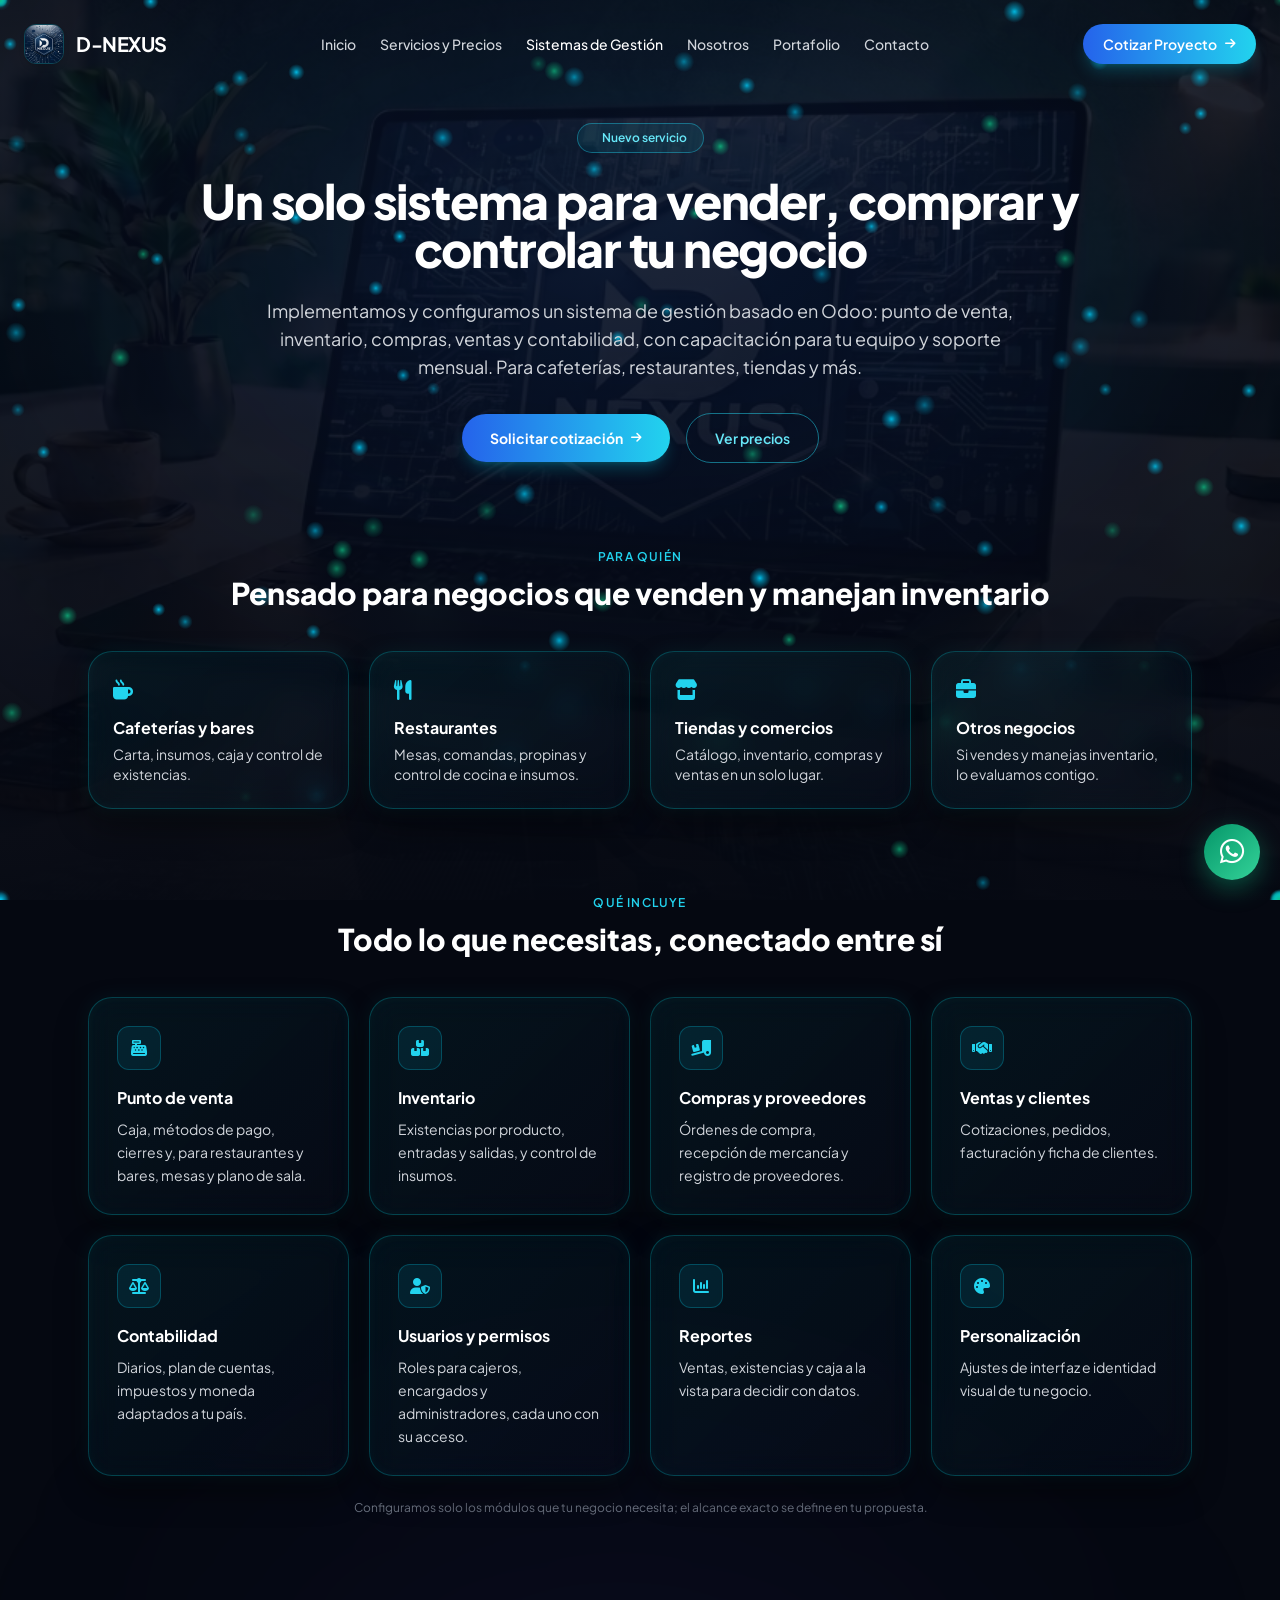
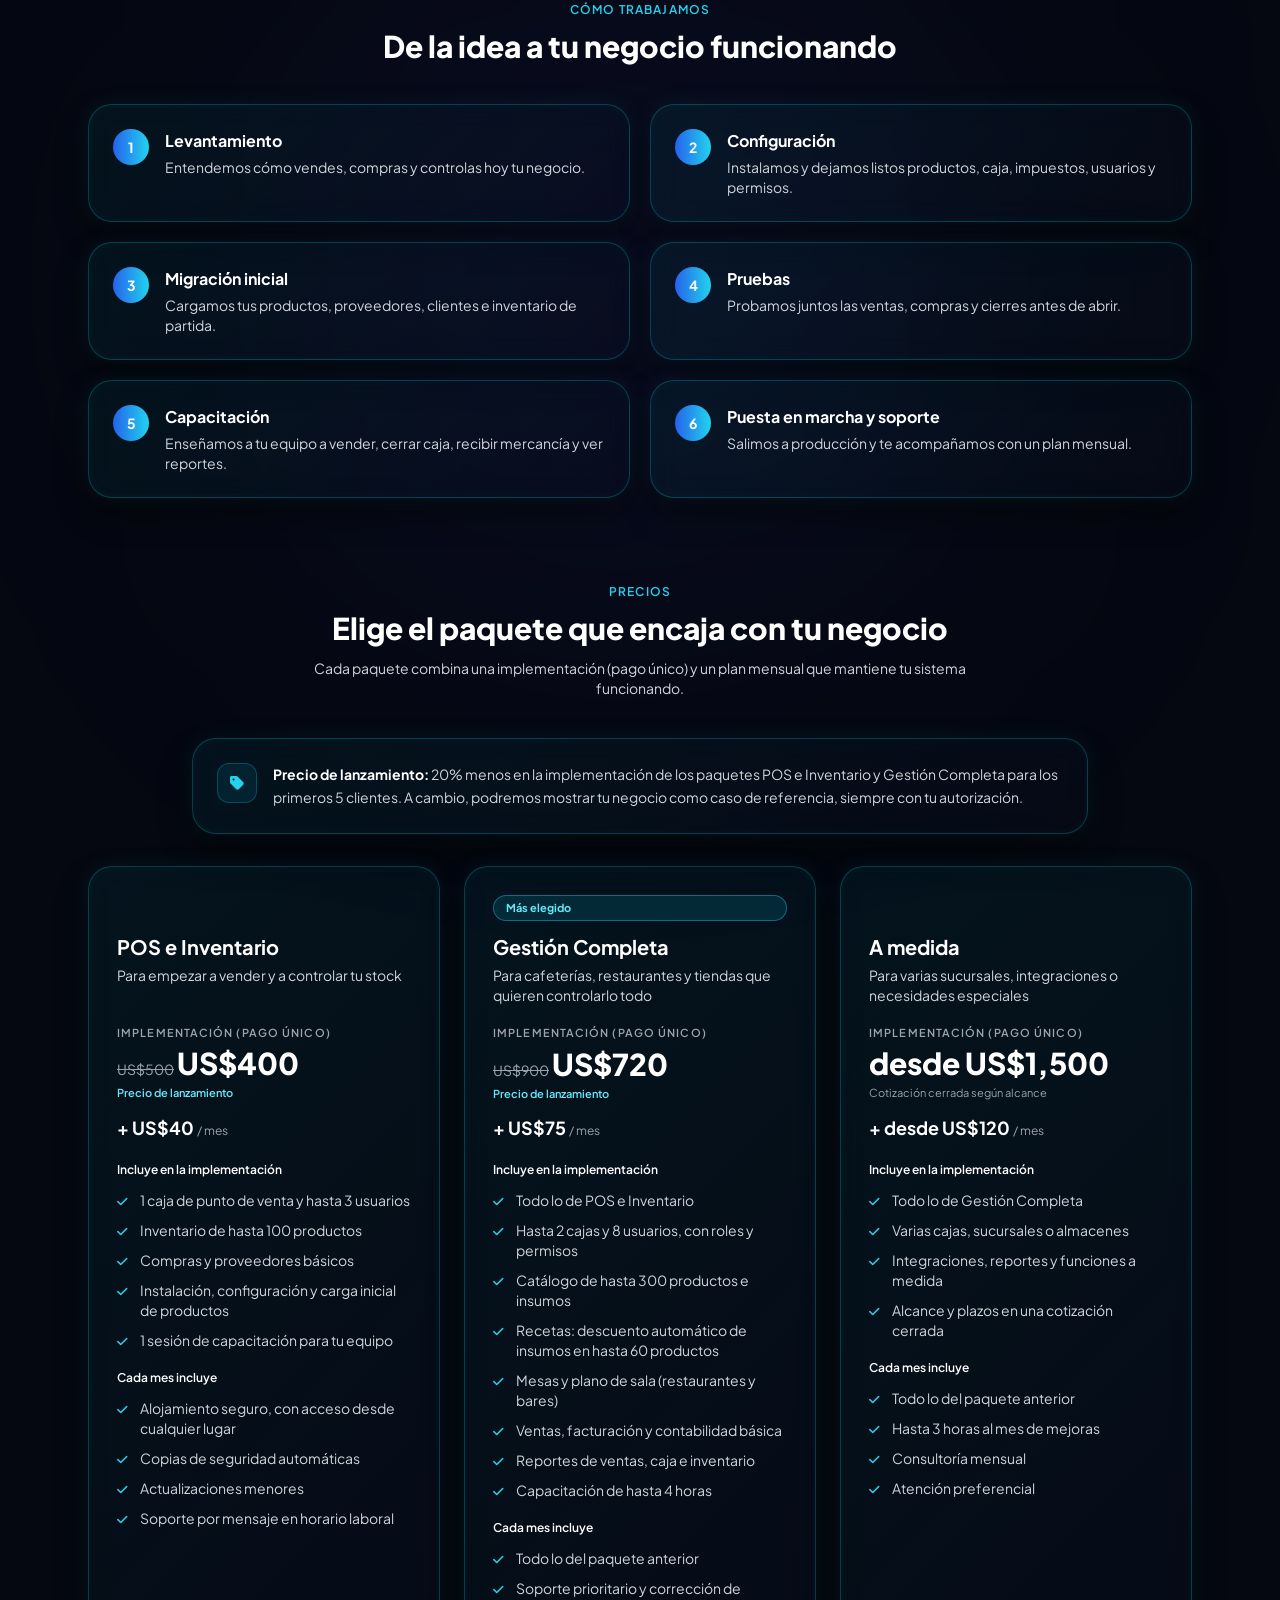
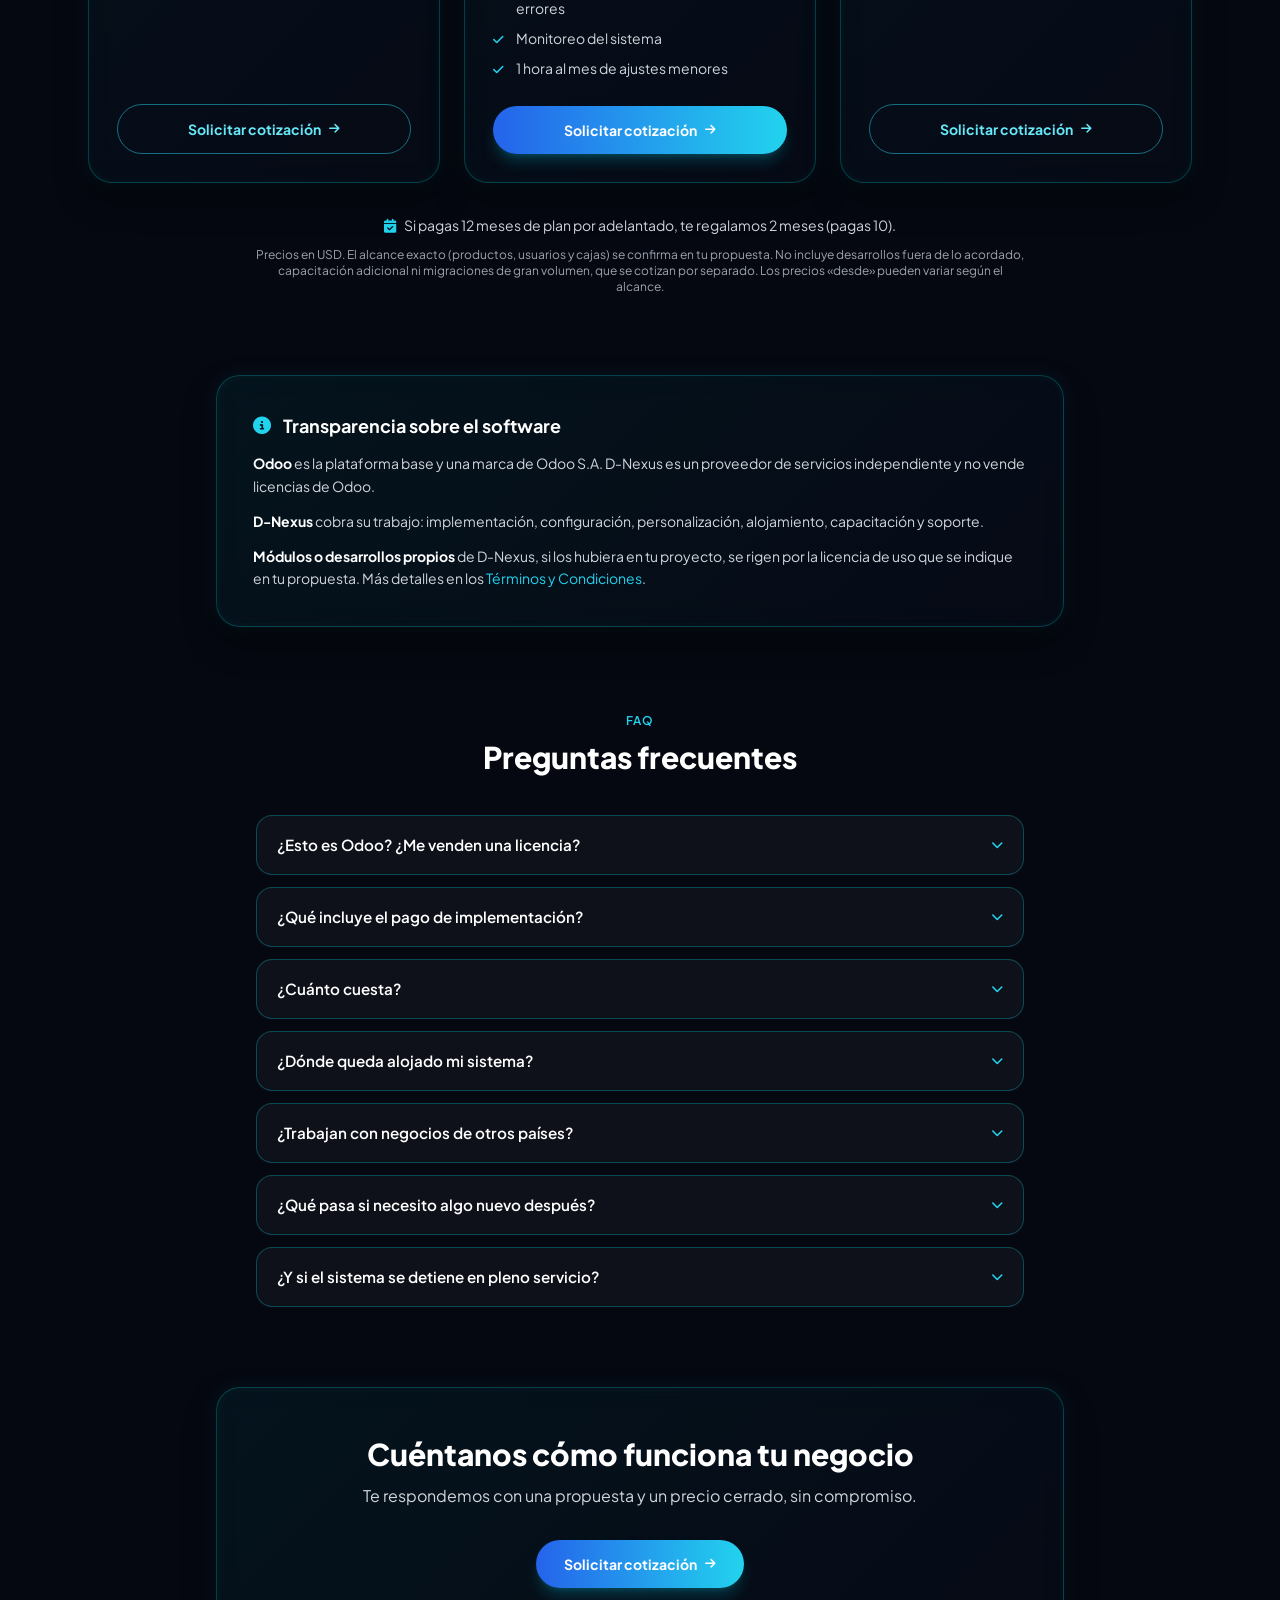
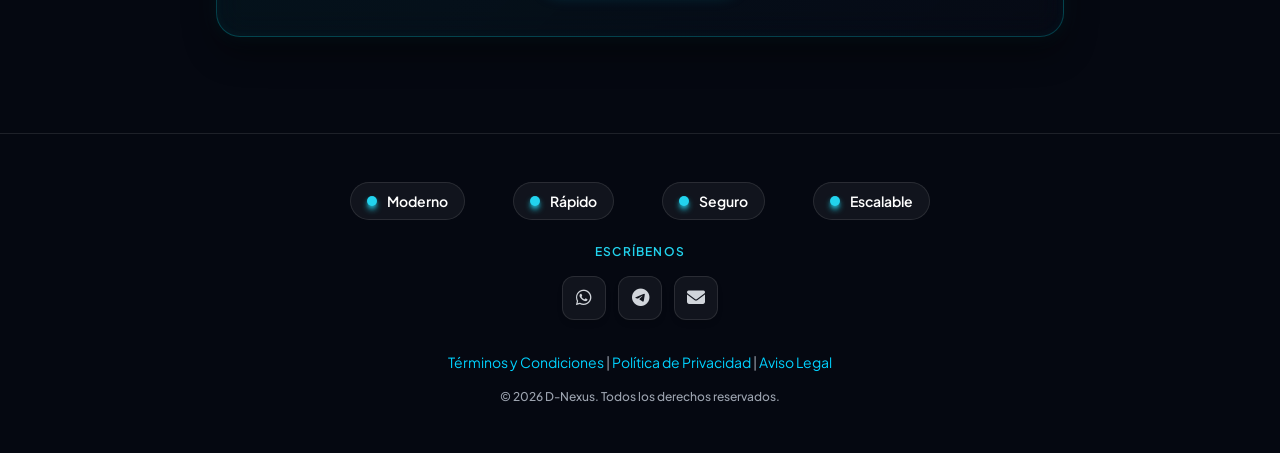
<file: sistemas-gestion.html>
<!DOCTYPE html>
<html lang="es" class="dark overflow-x-hidden max-w-full w-full">
<head>
    <meta charset="UTF-8">
    <!-- Respaldo crítico: si css/styles.css no carga, la página sigue oscura y legible -->
    <style>body{background-color:#050811;color:#fff;font-family:'Plus Jakarta Sans',system-ui,-apple-system,'Segoe UI',sans-serif}</style>
    <meta name="viewport" content="width=device-width, initial-scale=1.0">
    <title>Sistemas de Gestión para tu Negocio (POS, Inventario y Contabilidad) - D-Nexus</title>
    <meta name="theme-color" content="#050811">
    <meta name="description" content="Implementamos un sistema de gestión basado en Odoo para cafeterías, restaurantes y tiendas: punto de venta, inventario, compras, ventas y contabilidad, con capacitación y soporte.">
    <link rel="canonical" href="https://d-nexus.github.io/dnexus/sistemas-gestion.html">
    <!-- Open Graph / Redes Sociales Meta Tags -->
    <meta property="og:type" content="website">
    <meta property="og:url" content="https://d-nexus.github.io/dnexus/sistemas-gestion.html">
    <meta property="og:title" content="Sistemas de Gestión para tu Negocio (POS, Inventario y Contabilidad) - D-Nexus">
    <meta property="og:description" content="Implementamos un sistema de gestión basado en Odoo para cafeterías, restaurantes y tiendas: punto de venta, inventario, compras, ventas y contabilidad, con capacitación y soporte.">
    <meta property="og:image" content="https://d-nexus.github.io/dnexus/img/og-image.jpg">
    <meta property="og:image:width" content="1200">
    <meta property="og:image:height" content="630">
    <meta property="og:image:alt" content="D-Nexus - Desarrollo web y soluciones tecnológicas">
    <meta property="og:locale" content="es_ES">
    <meta property="og:site_name" content="D-Nexus">
    <meta name="twitter:card" content="summary_large_image">
    <meta name="twitter:image" content="https://d-nexus.github.io/dnexus/img/og-image.jpg">

    <!-- Tailwind CSS (compilado) -->
<!-- Favicon -->
    <link rel="icon" type="image/x-icon" href="img/favicon.ico">
    <link rel="icon" type="image/png" sizes="32x32" href="img/favicon.png">
    <link rel="apple-touch-icon" href="img/favicon.png">
    <!-- Google Fonts -->
    <link rel="preconnect" href="https://fonts.googleapis.com">
    <link rel="preconnect" href="https://fonts.gstatic.com" crossorigin>
    <link href="https://fonts.googleapis.com/css2?family=Plus+Jakarta+Sans:wght@300;400;500;600;700;800&display=swap" rel="stylesheet">
    <!-- FontAwesome for icons -->
    <link rel="stylesheet" href="https://cdnjs.cloudflare.com/ajax/libs/font-awesome/6.4.0/css/all.min.css">
    <link rel="stylesheet" href="css/styles.css">
    
    <!-- Google tag (gtag.js) -->
    <script async src="https://www.googletagmanager.com/gtag/js?id=G-SEHNMH3NWE"></script>
    <script>
      window.dataLayer = window.dataLayer || [];
      function gtag(){dataLayer.push(arguments);}
      gtag('js', new Date());

      gtag('config', 'G-SEHNMH3NWE');
    </script>
    <link rel="stylesheet" href="css/tailwind.css">
</head>
<body class="min-h-screen relative selection:bg-blue-600 selection:text-white overflow-x-hidden max-w-full w-full">
    <a href="#contenido" class="skip-link">Saltar al contenido</a>

    <!-- Interactive Full-Screen Digital Stardust Background -->
    <canvas id="bg-canvas"></canvas>

    <!-- Background Glows -->
    <div class="absolute top-0 left-1/2 -translate-x-1/2 w-full max-w-[1000px] h-[500px] bg-blue-600/10 blur-[150px] rounded-full pointer-events-none z-0"></div>
    <div class="absolute top-[30%] left-1/4 w-full max-w-[600px] h-[600px] bg-indigo-600/10 blur-[180px] rounded-full pointer-events-none z-0"></div>

    <!-- Navbar -->
    <header class="max-w-7xl mx-auto px-6 py-6 flex items-center justify-between relative z-50 w-full">
        <div class="flex items-center space-x-3">
            <img src="img/Logo.jpg" width="40" height="40" alt="D-Nexus Logo" class="w-10 h-10 rounded-xl object-cover border border-cyan-500/30 shadow-md">
            <span class="text-xl font-bold tracking-tight text-white">D-NEXUS</span>
        </div>

        <nav aria-label="Principal" class="hidden lg:flex items-center space-x-6 text-sm font-medium text-gray-300">
            <a href="index.html" class="hover:text-cyan-400 transition">Inicio</a>
            <a href="servicios.html" class="hover:text-cyan-400 transition">Servicios y Precios</a>
            <a href="sistemas-gestion.html" aria-current="page" class="text-white hover:text-cyan-400 transition text-cyan-400">Sistemas de Gestión</a>
            <a href="nosotros.html" class="hover:text-cyan-400 transition">Nosotros</a>
            <a href="portafolio.html" class="hover:text-cyan-400 transition">Portafolio</a>
            <a href="contacto.html" class="hover:text-cyan-400 transition">Contacto</a>
        </nav>

        <div class="flex items-center space-x-3">
            <div class="hidden lg:block">
                <a href="contacto.html" class="inline-flex items-center space-x-2 px-5 py-2.5 rounded-full text-sm font-semibold text-white bg-gradient-to-r from-blue-600 to-cyan-400 hover:from-blue-500 hover:to-cyan-300 shadow-lg shadow-cyan-500/25 transition transform hover:-translate-y-0.5">
                    <span>Cotizar Proyecto</span>
                    <i class="fa-solid fa-arrow-right text-xs"></i>
                </a>
            </div>

            <!-- Hamburger Button -->
            <button id="mobileMenuBtn" aria-label="Abrir menú" class="lg:hidden w-10 h-10 rounded-xl bg-white/5 border border-cyan-500/30 text-cyan-400 flex items-center justify-center hover:bg-cyan-500/15 transition">
                <i class="fa-solid fa-bars text-lg"></i>
            </button>
        </div>
    </header>

    <!-- Mobile Dropdown Menu -->
    <div id="mobileMenu" class="hidden lg:hidden max-w-7xl mx-auto px-6 pb-6 relative z-50 w-full">
        <div class="glass-panel p-6 rounded-2xl flex flex-col space-y-3 bg-gray-950/95 border border-cyan-500/40 shadow-2xl">
            <a href="index.html" class="text-sm font-medium text-gray-300 hover:text-cyan-400 transition py-2 border-b border-white/5">Inicio</a>
            <a href="servicios.html" class="text-sm font-medium text-gray-300 hover:text-cyan-400 transition py-2 border-b border-white/5">Servicios y Precios</a>
            <a href="sistemas-gestion.html" aria-current="page" class="text-sm font-medium text-cyan-400 hover:text-cyan-400 transition py-2 border-b border-white/5">Sistemas de Gestión</a>
            <a href="nosotros.html" class="text-sm font-medium text-gray-300 hover:text-cyan-400 transition py-2 border-b border-white/5">Nosotros</a>
            <a href="portafolio.html" class="text-sm font-medium text-gray-300 hover:text-cyan-400 transition py-2 border-b border-white/5">Portafolio</a>
            <a href="contacto.html" class="text-sm font-medium text-gray-300 hover:text-cyan-400 transition py-2">Contacto</a>
            <div class="pt-2">
                <a href="contacto.html" class="w-full inline-flex items-center justify-center space-x-2 px-5 py-3 rounded-xl text-sm font-semibold text-white bg-gradient-to-r from-blue-600 to-cyan-400 hover:from-blue-500 hover:to-cyan-300 shadow-lg shadow-cyan-500/25 transition">
                    <span>Cotizar Proyecto</span>
                    <i class="fa-solid fa-arrow-right text-xs"></i>
                </a>
            </div>
        </div>
    </div>

    <!-- Sección Planes y Soluciones Web -->
    <span id="contenido"></span>
    <main>
    <section class="max-w-5xl mx-auto px-6 pt-8 pb-20 text-center relative z-10">
        <span class="inline-flex items-center space-x-2 text-xs font-semibold text-cyan-300 bg-cyan-500/10 border border-cyan-400/40 px-4 py-1.5 rounded-full mb-6"><i class="fa-solid fa-sparkles"></i><span>Nuevo servicio</span></span>
        <h1 class="text-3xl sm:text-5xl font-extrabold tracking-tight leading-tight mb-6">Un solo sistema para vender, comprar y controlar tu negocio</h1>
        <p class="text-gray-300 text-base sm:text-lg max-w-3xl mx-auto mb-8 leading-relaxed">Implementamos y configuramos un sistema de gestión basado en Odoo: punto de venta, inventario, compras, ventas y contabilidad, con capacitación para tu equipo y soporte mensual. Para cafeterías, restaurantes, tiendas y más.</p>
        <div class="flex flex-col sm:flex-row items-center justify-center gap-4">
            <a href="contacto.html?tipo=sistema#formulario" class="inline-flex items-center justify-center space-x-2 px-7 py-3.5 rounded-full text-sm font-bold text-white bg-gradient-to-r from-blue-600 to-cyan-400 hover:from-blue-500 hover:to-cyan-300 shadow-lg shadow-cyan-500/25 transition transform hover:-translate-y-0.5"><span>Solicitar cotización</span><i class="fa-solid fa-arrow-right text-xs"></i></a>
            <a href="#precios" class="inline-flex items-center justify-center px-7 py-3.5 rounded-full text-sm font-semibold text-cyan-300 border border-cyan-400/50 hover:bg-cyan-400/10 transition"><span>Ver precios</span></a>
        </div>
    </section>

    <section id="para-quien" class="max-w-6xl mx-auto px-6 pb-20 relative z-10 ">
        <div class="text-center mb-10">
            <span class="text-xs font-semibold text-cyan-400 uppercase tracking-widest">Para quién</span>
            <h2 class="text-2xl sm:text-3xl font-extrabold text-white mt-2">Pensado para negocios que venden y manejan inventario</h2>
        </div>
        <div class="grid grid-cols-1 sm:grid-cols-2 lg:grid-cols-4 gap-5"><div class="card p-6"><i class="fa-solid fa-mug-hot text-cyan-400 text-xl mb-3"></i><h3 class="text-base font-bold text-white mb-1">Cafeterías y bares</h3><p class="text-sm text-gray-300">Carta, insumos, caja y control de existencias.</p></div><div class="card p-6"><i class="fa-solid fa-utensils text-cyan-400 text-xl mb-3"></i><h3 class="text-base font-bold text-white mb-1">Restaurantes</h3><p class="text-sm text-gray-300">Mesas, comandas, propinas y control de cocina e insumos.</p></div><div class="card p-6"><i class="fa-solid fa-store text-cyan-400 text-xl mb-3"></i><h3 class="text-base font-bold text-white mb-1">Tiendas y comercios</h3><p class="text-sm text-gray-300">Catálogo, inventario, compras y ventas en un solo lugar.</p></div><div class="card p-6"><i class="fa-solid fa-briefcase text-cyan-400 text-xl mb-3"></i><h3 class="text-base font-bold text-white mb-1">Otros negocios</h3><p class="text-sm text-gray-300">Si vendes y manejas inventario, lo evaluamos contigo.</p></div></div>
    </section>

    
    <section id="modulos" class="max-w-6xl mx-auto px-6 pb-20 relative z-10 ">
        <div class="text-center mb-10">
            <span class="text-xs font-semibold text-cyan-400 uppercase tracking-widest">Qué incluye</span>
            <h2 class="text-2xl sm:text-3xl font-extrabold text-white mt-2">Todo lo que necesitas, conectado entre sí</h2>
        </div>
        <div class="grid grid-cols-1 sm:grid-cols-2 lg:grid-cols-4 gap-5"><div class="card p-6 sm:p-7"><span class="w-11 h-11 rounded-xl bg-cyan-500/10 border border-cyan-500/30 flex items-center justify-center text-cyan-400 mb-4"><i class="fa-solid fa-cash-register"></i></span><h3 class="text-base font-bold text-white mb-2">Punto de venta</h3><p class="text-sm text-gray-300 leading-relaxed">Caja, métodos de pago, cierres y, para restaurantes y bares, mesas y plano de sala.</p></div><div class="card p-6 sm:p-7"><span class="w-11 h-11 rounded-xl bg-cyan-500/10 border border-cyan-500/30 flex items-center justify-center text-cyan-400 mb-4"><i class="fa-solid fa-boxes-stacked"></i></span><h3 class="text-base font-bold text-white mb-2">Inventario</h3><p class="text-sm text-gray-300 leading-relaxed">Existencias por producto, entradas y salidas, y control de insumos.</p></div><div class="card p-6 sm:p-7"><span class="w-11 h-11 rounded-xl bg-cyan-500/10 border border-cyan-500/30 flex items-center justify-center text-cyan-400 mb-4"><i class="fa-solid fa-truck-ramp-box"></i></span><h3 class="text-base font-bold text-white mb-2">Compras y proveedores</h3><p class="text-sm text-gray-300 leading-relaxed">Órdenes de compra, recepción de mercancía y registro de proveedores.</p></div><div class="card p-6 sm:p-7"><span class="w-11 h-11 rounded-xl bg-cyan-500/10 border border-cyan-500/30 flex items-center justify-center text-cyan-400 mb-4"><i class="fa-solid fa-handshake"></i></span><h3 class="text-base font-bold text-white mb-2">Ventas y clientes</h3><p class="text-sm text-gray-300 leading-relaxed">Cotizaciones, pedidos, facturación y ficha de clientes.</p></div><div class="card p-6 sm:p-7"><span class="w-11 h-11 rounded-xl bg-cyan-500/10 border border-cyan-500/30 flex items-center justify-center text-cyan-400 mb-4"><i class="fa-solid fa-scale-balanced"></i></span><h3 class="text-base font-bold text-white mb-2">Contabilidad</h3><p class="text-sm text-gray-300 leading-relaxed">Diarios, plan de cuentas, impuestos y moneda adaptados a tu país.</p></div><div class="card p-6 sm:p-7"><span class="w-11 h-11 rounded-xl bg-cyan-500/10 border border-cyan-500/30 flex items-center justify-center text-cyan-400 mb-4"><i class="fa-solid fa-user-shield"></i></span><h3 class="text-base font-bold text-white mb-2">Usuarios y permisos</h3><p class="text-sm text-gray-300 leading-relaxed">Roles para cajeros, encargados y administradores, cada uno con su acceso.</p></div><div class="card p-6 sm:p-7"><span class="w-11 h-11 rounded-xl bg-cyan-500/10 border border-cyan-500/30 flex items-center justify-center text-cyan-400 mb-4"><i class="fa-solid fa-chart-column"></i></span><h3 class="text-base font-bold text-white mb-2">Reportes</h3><p class="text-sm text-gray-300 leading-relaxed">Ventas, existencias y caja a la vista para decidir con datos.</p></div><div class="card p-6 sm:p-7"><span class="w-11 h-11 rounded-xl bg-cyan-500/10 border border-cyan-500/30 flex items-center justify-center text-cyan-400 mb-4"><i class="fa-solid fa-palette"></i></span><h3 class="text-base font-bold text-white mb-2">Personalización</h3><p class="text-sm text-gray-300 leading-relaxed">Ajustes de interfaz e identidad visual de tu negocio.</p></div></div><p class="text-xs text-gray-500 text-center mt-6">Configuramos solo los módulos que tu negocio necesita; el alcance exacto se define en tu propuesta.</p>
    </section>

    
    <section id="proceso" class="max-w-6xl mx-auto px-6 pb-20 relative z-10 ">
        <div class="text-center mb-10">
            <span class="text-xs font-semibold text-cyan-400 uppercase tracking-widest">Cómo trabajamos</span>
            <h2 class="text-2xl sm:text-3xl font-extrabold text-white mt-2">De la idea a tu negocio funcionando</h2>
        </div>
        <ol class="grid grid-cols-1 md:grid-cols-2 gap-5"><li class="card p-6 flex items-start space-x-4"><span class="w-9 h-9 flex-shrink-0 rounded-full bg-gradient-to-r from-blue-600 to-cyan-400 text-white text-sm font-bold flex items-center justify-center">1</span><div><h3 class="text-base font-bold text-white mb-1">Levantamiento</h3><p class="text-sm text-gray-300">Entendemos cómo vendes, compras y controlas hoy tu negocio.</p></div></li><li class="card p-6 flex items-start space-x-4"><span class="w-9 h-9 flex-shrink-0 rounded-full bg-gradient-to-r from-blue-600 to-cyan-400 text-white text-sm font-bold flex items-center justify-center">2</span><div><h3 class="text-base font-bold text-white mb-1">Configuración</h3><p class="text-sm text-gray-300">Instalamos y dejamos listos productos, caja, impuestos, usuarios y permisos.</p></div></li><li class="card p-6 flex items-start space-x-4"><span class="w-9 h-9 flex-shrink-0 rounded-full bg-gradient-to-r from-blue-600 to-cyan-400 text-white text-sm font-bold flex items-center justify-center">3</span><div><h3 class="text-base font-bold text-white mb-1">Migración inicial</h3><p class="text-sm text-gray-300">Cargamos tus productos, proveedores, clientes e inventario de partida.</p></div></li><li class="card p-6 flex items-start space-x-4"><span class="w-9 h-9 flex-shrink-0 rounded-full bg-gradient-to-r from-blue-600 to-cyan-400 text-white text-sm font-bold flex items-center justify-center">4</span><div><h3 class="text-base font-bold text-white mb-1">Pruebas</h3><p class="text-sm text-gray-300">Probamos juntos las ventas, compras y cierres antes de abrir.</p></div></li><li class="card p-6 flex items-start space-x-4"><span class="w-9 h-9 flex-shrink-0 rounded-full bg-gradient-to-r from-blue-600 to-cyan-400 text-white text-sm font-bold flex items-center justify-center">5</span><div><h3 class="text-base font-bold text-white mb-1">Capacitación</h3><p class="text-sm text-gray-300">Enseñamos a tu equipo a vender, cerrar caja, recibir mercancía y ver reportes.</p></div></li><li class="card p-6 flex items-start space-x-4"><span class="w-9 h-9 flex-shrink-0 rounded-full bg-gradient-to-r from-blue-600 to-cyan-400 text-white text-sm font-bold flex items-center justify-center">6</span><div><h3 class="text-base font-bold text-white mb-1">Puesta en marcha y soporte</h3><p class="text-sm text-gray-300">Salimos a producción y te acompañamos con un plan mensual.</p></div></li></ol>
    </section>

    
    <section id="precios" class="max-w-6xl mx-auto px-6 pb-20 relative z-10 ">
        <div class="text-center mb-10">
            <span class="text-xs font-semibold text-cyan-400 uppercase tracking-widest">Precios</span>
            <h2 class="text-2xl sm:text-3xl font-extrabold text-white mt-2">Elige el paquete que encaja con tu negocio</h2>
            <p class="text-sm text-gray-300 mt-3 max-w-2xl mx-auto">Cada paquete combina una implementación (pago único) y un plan mensual que mantiene tu sistema funcionando.</p>
        </div>
        <!-- OFERTA DE LANZAMIENTO: borrar este bloque (y los precios tachados) si ya no aplica -->
        <div class="card p-5 sm:p-6 mb-8 flex items-start space-x-4 max-w-4xl mx-auto">
            <span class="w-10 h-10 flex-shrink-0 rounded-xl bg-cyan-500/10 border border-cyan-500/30 flex items-center justify-center text-cyan-400"><i class="fa-solid fa-tag" aria-hidden="true"></i></span>
            <p class="text-sm text-gray-300 leading-relaxed"><strong class="text-white">Precio de lanzamiento:</strong> 20% menos en la implementación de los paquetes POS e Inventario y Gestión Completa para los primeros 5 clientes. A cambio, podremos mostrar tu negocio como caso de referencia, siempre con tu autorización.</p>
        </div>
        <div class="grid grid-cols-1 lg:grid-cols-3 gap-6 items-stretch"><div class="card p-7 flex flex-col">
            <span class="block h-[26px] mb-3" aria-hidden="true"></span>
            <h3 class="text-xl font-bold text-white">POS e Inventario</h3>
            <p class="text-sm text-gray-300 mt-1 mb-5 min-h-[40px]">Para empezar a vender y a controlar tu stock</p>
            <p class="text-[11px] uppercase tracking-widest text-gray-400 font-semibold mb-1">Implementación (pago único)</p>
            <p class="mb-3"><s class="text-sm text-gray-400"><span class="sr-only">Precio normal: </span>US$500</s> <span class="text-3xl font-extrabold text-white">US$400</span> <span class="block text-[11px] font-semibold text-cyan-300 mt-1">Precio de lanzamiento</span></p>
            <p class="text-lg font-bold text-white mb-5">+ US$40 <span class="text-xs font-normal text-gray-400">/ mes</span></p>
            <p class="text-xs font-semibold text-white mb-3">Incluye en la implementación</p>
            <ul class="space-y-2.5 text-sm text-gray-300 mb-5"><li class="flex items-start space-x-3"><i class="fa-solid fa-check text-cyan-400 mt-1 text-xs flex-shrink-0" aria-hidden="true"></i><span>1 caja de punto de venta y hasta 3 usuarios</span></li><li class="flex items-start space-x-3"><i class="fa-solid fa-check text-cyan-400 mt-1 text-xs flex-shrink-0" aria-hidden="true"></i><span>Inventario de hasta 100 productos</span></li><li class="flex items-start space-x-3"><i class="fa-solid fa-check text-cyan-400 mt-1 text-xs flex-shrink-0" aria-hidden="true"></i><span>Compras y proveedores básicos</span></li><li class="flex items-start space-x-3"><i class="fa-solid fa-check text-cyan-400 mt-1 text-xs flex-shrink-0" aria-hidden="true"></i><span>Instalación, configuración y carga inicial de productos</span></li><li class="flex items-start space-x-3"><i class="fa-solid fa-check text-cyan-400 mt-1 text-xs flex-shrink-0" aria-hidden="true"></i><span>1 sesión de capacitación para tu equipo</span></li></ul>
            <p class="text-xs font-semibold text-white mb-3">Cada mes incluye</p>
            <ul class="space-y-2.5 text-sm text-gray-300 mb-7"><li class="flex items-start space-x-3"><i class="fa-solid fa-check text-cyan-400 mt-1 text-xs flex-shrink-0" aria-hidden="true"></i><span>Alojamiento seguro, con acceso desde cualquier lugar</span></li><li class="flex items-start space-x-3"><i class="fa-solid fa-check text-cyan-400 mt-1 text-xs flex-shrink-0" aria-hidden="true"></i><span>Copias de seguridad automáticas</span></li><li class="flex items-start space-x-3"><i class="fa-solid fa-check text-cyan-400 mt-1 text-xs flex-shrink-0" aria-hidden="true"></i><span>Actualizaciones menores</span></li><li class="flex items-start space-x-3"><i class="fa-solid fa-check text-cyan-400 mt-1 text-xs flex-shrink-0" aria-hidden="true"></i><span>Soporte por mensaje en horario laboral</span></li></ul>
            <a href="contacto.html?tipo=sistema#formulario" class="mt-auto inline-flex items-center justify-center space-x-2 px-6 py-3.5 rounded-full text-sm font-bold transition transform hover:-translate-y-0.5 text-cyan-300 border border-cyan-400/50 hover:bg-cyan-400/10"><span>Solicitar cotización</span><i class="fa-solid fa-arrow-right text-xs" aria-hidden="true"></i></a>
        </div><div class="glass-panel p-7 flex flex-col">
            <span class="inline-block text-[11px] font-bold text-cyan-300 bg-cyan-500/15 border border-cyan-400/40 px-3 py-1 rounded-full mb-3">Más elegido</span>
            <h3 class="text-xl font-bold text-white">Gestión Completa</h3>
            <p class="text-sm text-gray-300 mt-1 mb-5 min-h-[40px]">Para cafeterías, restaurantes y tiendas que quieren controlarlo todo</p>
            <p class="text-[11px] uppercase tracking-widest text-gray-400 font-semibold mb-1">Implementación (pago único)</p>
            <p class="mb-3"><s class="text-sm text-gray-400"><span class="sr-only">Precio normal: </span>US$900</s> <span class="text-3xl font-extrabold text-white">US$720</span> <span class="block text-[11px] font-semibold text-cyan-300 mt-1">Precio de lanzamiento</span></p>
            <p class="text-lg font-bold text-white mb-5">+ US$75 <span class="text-xs font-normal text-gray-400">/ mes</span></p>
            <p class="text-xs font-semibold text-white mb-3">Incluye en la implementación</p>
            <ul class="space-y-2.5 text-sm text-gray-300 mb-5"><li class="flex items-start space-x-3"><i class="fa-solid fa-check text-cyan-400 mt-1 text-xs flex-shrink-0" aria-hidden="true"></i><span>Todo lo de POS e Inventario</span></li><li class="flex items-start space-x-3"><i class="fa-solid fa-check text-cyan-400 mt-1 text-xs flex-shrink-0" aria-hidden="true"></i><span>Hasta 2 cajas y 8 usuarios, con roles y permisos</span></li><li class="flex items-start space-x-3"><i class="fa-solid fa-check text-cyan-400 mt-1 text-xs flex-shrink-0" aria-hidden="true"></i><span>Catálogo de hasta 300 productos e insumos</span></li><li class="flex items-start space-x-3"><i class="fa-solid fa-check text-cyan-400 mt-1 text-xs flex-shrink-0" aria-hidden="true"></i><span>Recetas: descuento automático de insumos en hasta 60 productos</span></li><li class="flex items-start space-x-3"><i class="fa-solid fa-check text-cyan-400 mt-1 text-xs flex-shrink-0" aria-hidden="true"></i><span>Mesas y plano de sala (restaurantes y bares)</span></li><li class="flex items-start space-x-3"><i class="fa-solid fa-check text-cyan-400 mt-1 text-xs flex-shrink-0" aria-hidden="true"></i><span>Ventas, facturación y contabilidad básica</span></li><li class="flex items-start space-x-3"><i class="fa-solid fa-check text-cyan-400 mt-1 text-xs flex-shrink-0" aria-hidden="true"></i><span>Reportes de ventas, caja e inventario</span></li><li class="flex items-start space-x-3"><i class="fa-solid fa-check text-cyan-400 mt-1 text-xs flex-shrink-0" aria-hidden="true"></i><span>Capacitación de hasta 4 horas</span></li></ul>
            <p class="text-xs font-semibold text-white mb-3">Cada mes incluye</p>
            <ul class="space-y-2.5 text-sm text-gray-300 mb-7"><li class="flex items-start space-x-3"><i class="fa-solid fa-check text-cyan-400 mt-1 text-xs flex-shrink-0" aria-hidden="true"></i><span>Todo lo del paquete anterior</span></li><li class="flex items-start space-x-3"><i class="fa-solid fa-check text-cyan-400 mt-1 text-xs flex-shrink-0" aria-hidden="true"></i><span>Soporte prioritario y corrección de errores</span></li><li class="flex items-start space-x-3"><i class="fa-solid fa-check text-cyan-400 mt-1 text-xs flex-shrink-0" aria-hidden="true"></i><span>Monitoreo del sistema</span></li><li class="flex items-start space-x-3"><i class="fa-solid fa-check text-cyan-400 mt-1 text-xs flex-shrink-0" aria-hidden="true"></i><span>1 hora al mes de ajustes menores</span></li></ul>
            <a href="contacto.html?tipo=sistema#formulario" class="mt-auto inline-flex items-center justify-center space-x-2 px-6 py-3.5 rounded-full text-sm font-bold transition transform hover:-translate-y-0.5 text-white bg-gradient-to-r from-blue-600 to-cyan-400 shadow-lg shadow-cyan-500/25"><span>Solicitar cotización</span><i class="fa-solid fa-arrow-right text-xs" aria-hidden="true"></i></a>
        </div><div class="card p-7 flex flex-col">
            <span class="block h-[26px] mb-3" aria-hidden="true"></span>
            <h3 class="text-xl font-bold text-white">A medida</h3>
            <p class="text-sm text-gray-300 mt-1 mb-5 min-h-[40px]">Para varias sucursales, integraciones o necesidades especiales</p>
            <p class="text-[11px] uppercase tracking-widest text-gray-400 font-semibold mb-1">Implementación (pago único)</p>
            <p class="mb-3"><span class="text-3xl font-extrabold text-white">desde US$1,500</span> <span class="block text-[11px] text-gray-400 mt-1">Cotización cerrada según alcance</span></p>
            <p class="text-lg font-bold text-white mb-5">+ desde US$120 <span class="text-xs font-normal text-gray-400">/ mes</span></p>
            <p class="text-xs font-semibold text-white mb-3">Incluye en la implementación</p>
            <ul class="space-y-2.5 text-sm text-gray-300 mb-5"><li class="flex items-start space-x-3"><i class="fa-solid fa-check text-cyan-400 mt-1 text-xs flex-shrink-0" aria-hidden="true"></i><span>Todo lo de Gestión Completa</span></li><li class="flex items-start space-x-3"><i class="fa-solid fa-check text-cyan-400 mt-1 text-xs flex-shrink-0" aria-hidden="true"></i><span>Varias cajas, sucursales o almacenes</span></li><li class="flex items-start space-x-3"><i class="fa-solid fa-check text-cyan-400 mt-1 text-xs flex-shrink-0" aria-hidden="true"></i><span>Integraciones, reportes y funciones a medida</span></li><li class="flex items-start space-x-3"><i class="fa-solid fa-check text-cyan-400 mt-1 text-xs flex-shrink-0" aria-hidden="true"></i><span>Alcance y plazos en una cotización cerrada</span></li></ul>
            <p class="text-xs font-semibold text-white mb-3">Cada mes incluye</p>
            <ul class="space-y-2.5 text-sm text-gray-300 mb-7"><li class="flex items-start space-x-3"><i class="fa-solid fa-check text-cyan-400 mt-1 text-xs flex-shrink-0" aria-hidden="true"></i><span>Todo lo del paquete anterior</span></li><li class="flex items-start space-x-3"><i class="fa-solid fa-check text-cyan-400 mt-1 text-xs flex-shrink-0" aria-hidden="true"></i><span>Hasta 3 horas al mes de mejoras</span></li><li class="flex items-start space-x-3"><i class="fa-solid fa-check text-cyan-400 mt-1 text-xs flex-shrink-0" aria-hidden="true"></i><span>Consultoría mensual</span></li><li class="flex items-start space-x-3"><i class="fa-solid fa-check text-cyan-400 mt-1 text-xs flex-shrink-0" aria-hidden="true"></i><span>Atención preferencial</span></li></ul>
            <a href="contacto.html?tipo=sistema#formulario" class="mt-auto inline-flex items-center justify-center space-x-2 px-6 py-3.5 rounded-full text-sm font-bold transition transform hover:-translate-y-0.5 text-cyan-300 border border-cyan-400/50 hover:bg-cyan-400/10"><span>Solicitar cotización</span><i class="fa-solid fa-arrow-right text-xs" aria-hidden="true"></i></a>
        </div></div>
        <p class="text-sm text-gray-300 mt-8 text-center"><i class="fa-solid fa-calendar-check text-cyan-400 mr-2" aria-hidden="true"></i>Si pagas 12 meses de plan por adelantado, te regalamos 2 meses (pagas 10).</p>
        <p class="text-xs text-gray-400 mt-3 text-center max-w-3xl mx-auto">Precios en USD. El alcance exacto (productos, usuarios y cajas) se confirma en tu propuesta. No incluye desarrollos fuera de lo acordado, capacitación adicional ni migraciones de gran volumen, que se cotizan por separado. Los precios &laquo;desde&raquo; pueden variar según el alcance.</p>
    </section>

    <section id="transparencia" class="max-w-4xl mx-auto px-6 pb-20 relative z-10">
        <div class="card p-7 sm:p-9">
            <h2 class="text-lg font-bold text-white mb-3 flex items-center space-x-3"><i class="fa-solid fa-circle-info text-cyan-400"></i><span>Transparencia sobre el software</span></h2>
            <ul class="space-y-3 text-sm text-gray-300 leading-relaxed">
                <li><strong class="text-white">Odoo</strong> es la plataforma base y una marca de Odoo S.A. D-Nexus es un proveedor de servicios independiente y no vende licencias de Odoo.</li>
                <li><strong class="text-white">D-Nexus</strong> cobra su trabajo: implementación, configuración, personalización, alojamiento, capacitación y soporte.</li>
                <li><strong class="text-white">Módulos o desarrollos propios</strong> de D-Nexus, si los hubiera en tu proyecto, se rigen por la licencia de uso que se indique en tu propuesta. Más detalles en los <a href="terminos.html" class="text-cyan-400 hover:underline">Términos y Condiciones</a>.</li>
            </ul>
        </div>
    </section>

    <section id="faq" class="max-w-6xl mx-auto px-6 pb-20 relative z-10 ">
        <div class="text-center mb-10">
            <span class="text-xs font-semibold text-cyan-400 uppercase tracking-widest">FAQ</span>
            <h2 class="text-2xl sm:text-3xl font-extrabold text-white mt-2">Preguntas frecuentes</h2>
        </div>
        <div class="max-w-3xl mx-auto space-y-3"><details class="faq-item group"><summary class="faq-q"><span>¿Esto es Odoo? ¿Me venden una licencia?</span><i class="fa-solid fa-chevron-down text-xs text-cyan-400 faq-icon" aria-hidden="true"></i></summary><p class="faq-a">El sistema se basa en Odoo, un software de gestión empresarial. Nosotros no vendemos ni revendemos licencias de Odoo: cobramos nuestro trabajo de implementación, configuración, personalización, alojamiento, capacitación y soporte. Odoo es una marca de Odoo S.A. y D-Nexus es un proveedor de servicios independiente.</p></details><details class="faq-item group"><summary class="faq-q"><span>¿Qué incluye el pago de implementación?</span><i class="fa-solid fa-chevron-down text-xs text-cyan-400 faq-icon" aria-hidden="true"></i></summary><p class="faq-a">Levantamiento de necesidades, instalación y configuración, carga inicial de productos y datos, pruebas, capacitación de tu equipo y puesta en marcha. Los desarrollos a medida adicionales se cotizan por separado.</p></details><details class="faq-item group"><summary class="faq-q"><span>¿Cuánto cuesta?</span><i class="fa-solid fa-chevron-down text-xs text-cyan-400 faq-icon" aria-hidden="true"></i></summary><p class="faq-a">Hay tres paquetes: POS e Inventario (implementación US$500 y US$40 al mes), Gestión Completa (US$900 y US$75 al mes) y A medida (desde US$1,500 y desde US$120 al mes). Los primeros clientes tienen un precio de lanzamiento con 20% menos en la implementación de los dos primeros paquetes. El precio final depende del alcance y te damos una cotización cerrada antes de empezar.</p></details><details class="faq-item group"><summary class="faq-q"><span>¿Dónde queda alojado mi sistema?</span><i class="fa-solid fa-chevron-down text-xs text-cyan-400 faq-icon" aria-hidden="true"></i></summary><p class="faq-a">En un servidor administrado por D-Nexus, con copias de seguridad, según el plan mensual que elijas. Tus datos de negocio son tuyos y puedes pedirnos una copia.</p></details><details class="faq-item group"><summary class="faq-q"><span>¿Trabajan con negocios de otros países?</span><i class="fa-solid fa-chevron-down text-xs text-cyan-400 faq-icon" aria-hidden="true"></i></summary><p class="faq-a">Sí. La implementación y la capacitación se hacen de forma remota y configuramos moneda, impuestos y métodos de pago según tu país.</p></details><details class="faq-item group"><summary class="faq-q"><span>¿Qué pasa si necesito algo nuevo después?</span><i class="fa-solid fa-chevron-down text-xs text-cyan-400 faq-icon" aria-hidden="true"></i></summary><p class="faq-a">Las funciones nuevas o personalizaciones fuera de las horas incluidas en tu plan se cotizan aparte, por precio cerrado o por hora, siempre antes de empezar.</p></details><details class="faq-item group"><summary class="faq-q"><span>¿Y si el sistema se detiene en pleno servicio?</span><i class="fa-solid fa-chevron-down text-xs text-cyan-400 faq-icon" aria-hidden="true"></i></summary><p class="faq-a">El soporte funciona en horario laboral y prioriza según gravedad: primero lo que impide vender. Los detalles de tiempos de respuesta se acuerdan por escrito en tu propuesta.</p></details></div>
    </section>

    
    <section class="max-w-4xl mx-auto px-6 pb-24 relative z-10 text-center">
        <div class="glass-panel p-8 sm:p-12 rounded-3xl">
            <h2 class="text-2xl sm:text-3xl font-extrabold text-white mb-3">Cuéntanos cómo funciona tu negocio</h2>
            <p class="text-sm sm:text-base text-gray-300 mb-8 max-w-xl mx-auto">Te respondemos con una propuesta y un precio cerrado, sin compromiso.</p>
            <a href="contacto.html?tipo=sistema#formulario" class="inline-flex items-center justify-center space-x-2 px-7 py-3.5 rounded-full text-sm font-bold text-white bg-gradient-to-r from-blue-600 to-cyan-400 shadow-lg shadow-cyan-500/25 transition transform hover:-translate-y-0.5"><span>Solicitar cotización</span><i class="fa-solid fa-arrow-right text-xs"></i></a>
        </div>
    </section>
    </main>

    <script type="application/ld+json">{"@context": "https://schema.org", "@graph": [{"@type": "Service", "name": "Sistema de gestión para negocios basado en Odoo", "serviceType": "Implementación de ERP, punto de venta e inventario", "provider": {"@type": "Organization", "name": "D-Nexus", "url": "https://d-nexus.github.io/dnexus/"}, "areaServed": "Worldwide", "description": "Implementamos un sistema de gestión basado en Odoo para cafeterías, restaurantes y tiendas: punto de venta, inventario, compras, ventas y contabilidad, con capacitación y soporte.", "offers": {"@type": "Offer", "priceCurrency": "USD", "priceSpecification": {"@type": "PriceSpecification", "minPrice": 500, "priceCurrency": "USD"}}}, {"@type": "FAQPage", "mainEntity": [{"@type": "Question", "name": "¿Esto es Odoo? ¿Me venden una licencia?", "acceptedAnswer": {"@type": "Answer", "text": "El sistema se basa en Odoo, un software de gestión empresarial. Nosotros no vendemos ni revendemos licencias de Odoo: cobramos nuestro trabajo de implementación, configuración, personalización, alojamiento, capacitación y soporte. Odoo es una marca de Odoo S.A. y D-Nexus es un proveedor de servicios independiente."}}, {"@type": "Question", "name": "¿Qué incluye el pago de implementación?", "acceptedAnswer": {"@type": "Answer", "text": "Levantamiento de necesidades, instalación y configuración, carga inicial de productos y datos, pruebas, capacitación de tu equipo y puesta en marcha. Los desarrollos a medida adicionales se cotizan por separado."}}, {"@type": "Question", "name": "¿Cuánto cuesta?", "acceptedAnswer": {"@type": "Answer", "text": "Hay tres paquetes: POS e Inventario (implementación US$500 y US$40 al mes), Gestión Completa (US$900 y US$75 al mes) y A medida (desde US$1,500 y desde US$120 al mes). Los primeros clientes tienen un precio de lanzamiento con 20% menos en la implementación de los dos primeros paquetes. El precio final depende del alcance y te damos una cotización cerrada antes de empezar."}}, {"@type": "Question", "name": "¿Dónde queda alojado mi sistema?", "acceptedAnswer": {"@type": "Answer", "text": "En un servidor administrado por D-Nexus, con copias de seguridad, según el plan mensual que elijas. Tus datos de negocio son tuyos y puedes pedirnos una copia."}}, {"@type": "Question", "name": "¿Trabajan con negocios de otros países?", "acceptedAnswer": {"@type": "Answer", "text": "Sí. La implementación y la capacitación se hacen de forma remota y configuramos moneda, impuestos y métodos de pago según tu país."}}, {"@type": "Question", "name": "¿Qué pasa si necesito algo nuevo después?", "acceptedAnswer": {"@type": "Answer", "text": "Las funciones nuevas o personalizaciones fuera de las horas incluidas en tu plan se cotizan aparte, por precio cerrado o por hora, siempre antes de empezar."}}, {"@type": "Question", "name": "¿Y si el sistema se detiene en pleno servicio?", "acceptedAnswer": {"@type": "Answer", "text": "El soporte funciona en horario laboral y prioriza según gravedad: primero lo que impide vender. Los detalles de tiempos de respuesta se acuerdan por escrito en tu propuesta."}}]}]}</script>
    <!-- Footer -->
    <footer class="max-w-7xl mx-auto px-6 py-12 text-center border-t border-white/10 relative z-10 w-full">
        <div class="flex flex-wrap items-center justify-center gap-6 sm:gap-12 text-sm font-semibold text-gray-300 mb-6">
            <span class="flex items-center space-x-2.5 bg-white/5 px-4 py-2 rounded-full border border-white/10">
                <span class="w-2.5 h-2.5 rounded-full bg-cyan-400 shadow-md shadow-cyan-400"></span>
                <span class="text-white">Moderno</span>
            </span>
            <span class="flex items-center space-x-2.5 bg-white/5 px-4 py-2 rounded-full border border-white/10">
                <span class="w-2.5 h-2.5 rounded-full bg-cyan-400 shadow-md shadow-cyan-400"></span>
                <span class="text-white">Rápido</span>
            </span>
            <span class="flex items-center space-x-2.5 bg-white/5 px-4 py-2 rounded-full border border-white/10">
                <span class="w-2.5 h-2.5 rounded-full bg-cyan-400 shadow-md shadow-cyan-400"></span>
                <span class="text-white">Seguro</span>
            </span>
            <span class="flex items-center space-x-2.5 bg-white/5 px-4 py-2 rounded-full border border-white/10">
                <span class="w-2.5 h-2.5 rounded-full bg-cyan-400 shadow-md shadow-cyan-400"></span>
                <span class="text-white">Escalable</span>
            </span>
        </div>

        <div class="mb-8">
            <p class="text-xs text-cyan-400 uppercase tracking-widest mb-4 font-semibold">Escríbenos</p>
            <div class="flex flex-wrap items-center justify-center gap-3">
                <a href="https://wa.me/5351933774" target="_blank" rel="noopener noreferrer" aria-label="Escribir por WhatsApp" class="w-11 h-11 rounded-xl bg-white/5 hover:bg-emerald-500/20 border border-white/10 hover:border-emerald-500/40 text-gray-300 hover:text-emerald-400 flex items-center justify-center text-lg transition-all transform hover:-translate-y-1 shadow-md"><i class="fa-brands fa-whatsapp"></i></a>
                <a href="https://t.me/leolamas86" target="_blank" rel="noopener noreferrer" aria-label="Escribir por Telegram" class="w-11 h-11 rounded-xl bg-white/5 hover:bg-sky-500/20 border border-white/10 hover:border-sky-500/40 text-gray-300 hover:text-sky-400 flex items-center justify-center text-lg transition-all transform hover:-translate-y-1 shadow-md"><i class="fa-brands fa-telegram"></i></a>
                <a href="mailto:dnexus.dev@gmail.com" aria-label="Escribir por correo" class="w-11 h-11 rounded-xl bg-white/5 hover:bg-blue-500/20 border border-white/10 hover:border-blue-500/40 text-gray-300 hover:text-blue-400 flex items-center justify-center text-lg transition-all transform hover:-translate-y-1 shadow-md"><i class="fa-solid fa-envelope"></i></a>
            </div>
        </div>

        <div class="legal-links mb-4">
            <a href="terminos.html">Términos y Condiciones</a> | 
            <a href="privacidad.html">Política de Privacidad</a> | 
            <a href="aviso-legal.html">Aviso Legal</a>
        </div>

        <p class="text-xs text-gray-400 font-medium">&copy; 2026 D-Nexus. Todos los derechos reservados.</p>
    </footer>

    <!-- Stardust Engine & Mobile Menu Script -->
    <script src="main.js" defer></script>
<!-- Botón flotante de WhatsApp -->
    <a href="https://wa.me/5351933774?text=Hola%20D-Nexus%2C%20quiero%20cotizar%20un%20proyecto." target="_blank" rel="noopener noreferrer" class="wa-float" data-track="whatsapp_float" aria-label="Escríbenos por WhatsApp">
        <i class="fa-brands fa-whatsapp"></i>
    </a>
    </body>
</html>
</file>
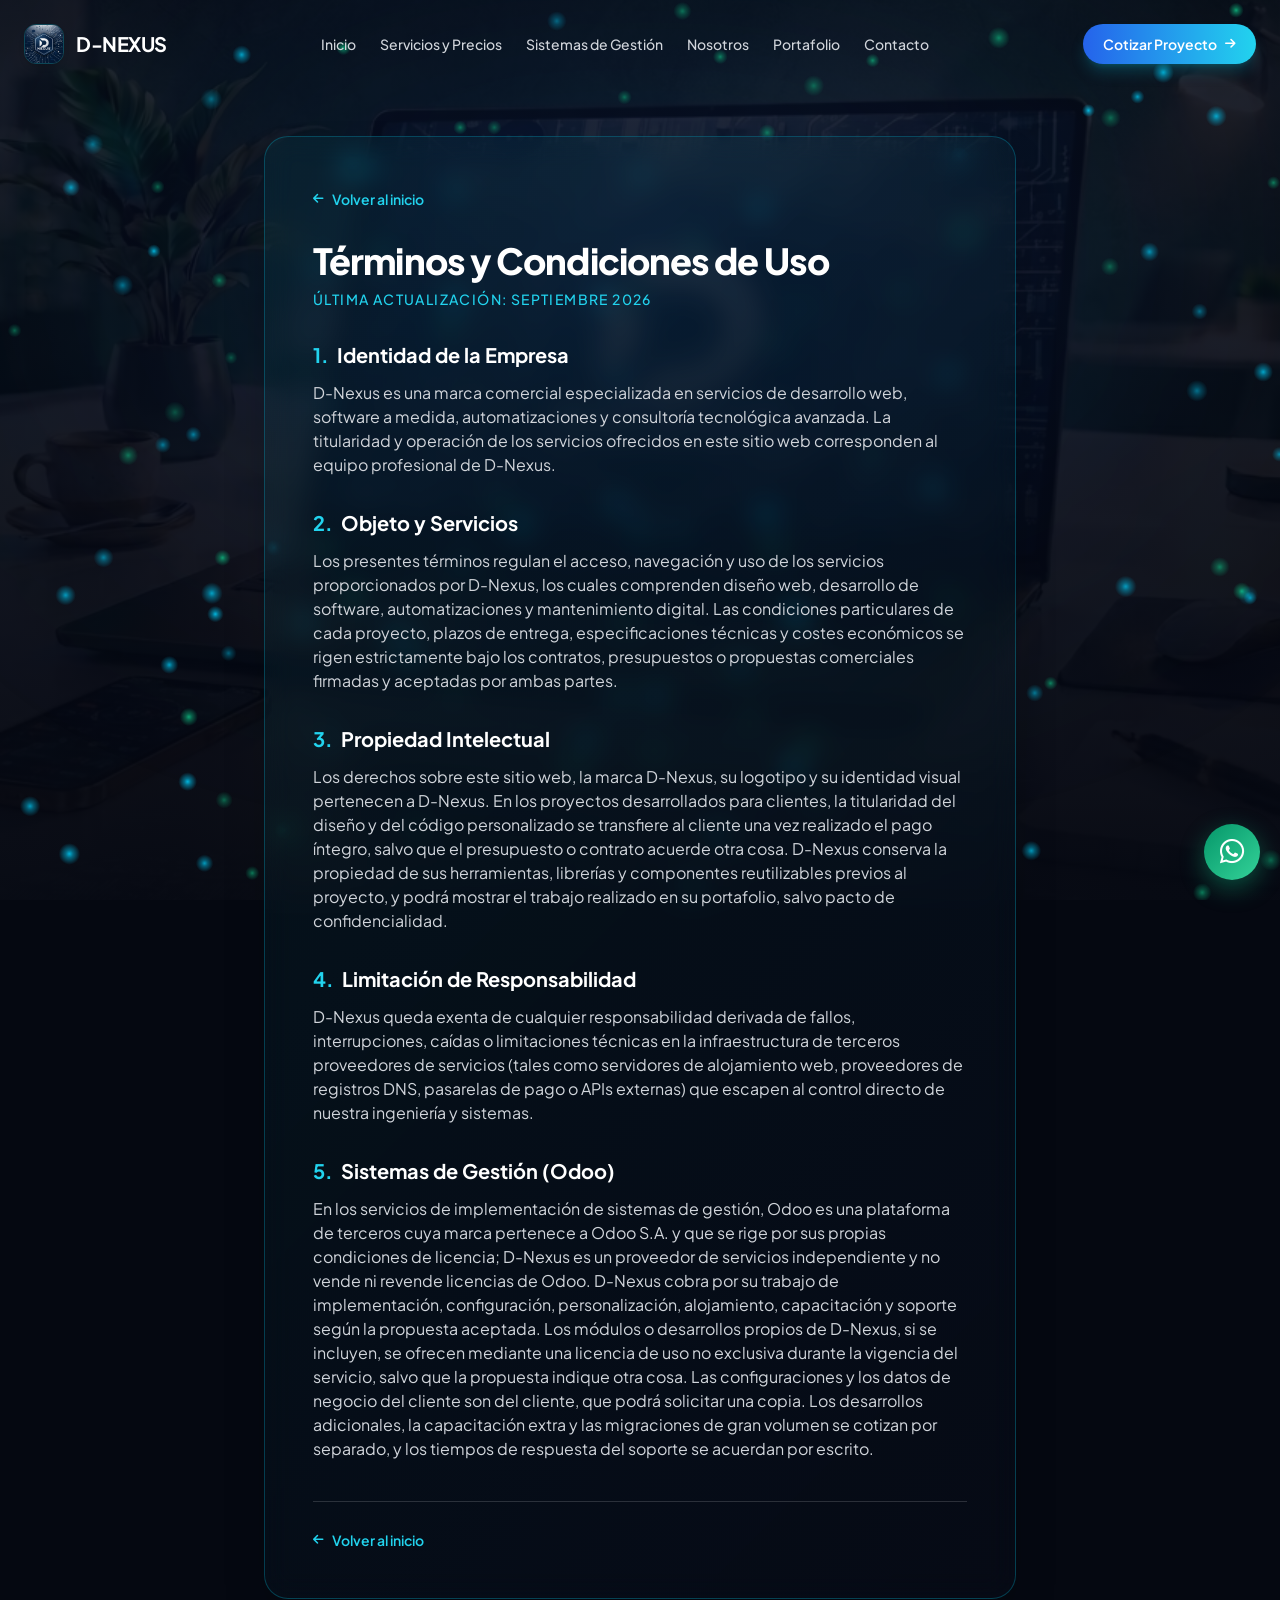
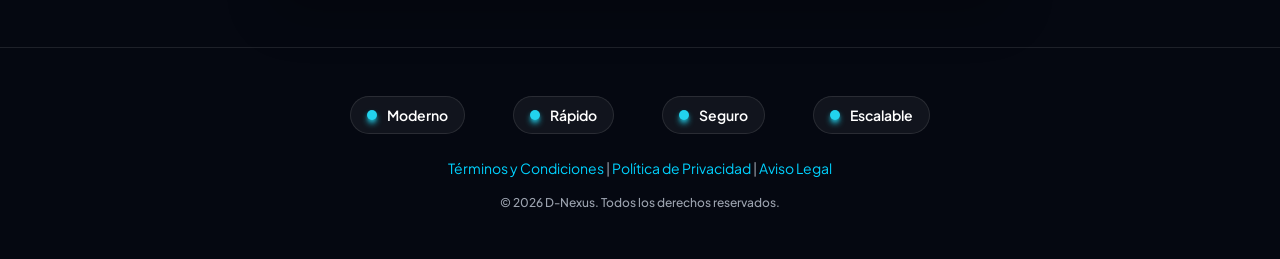
<file: terminos.html>
<!DOCTYPE html>
<html lang="es" class="dark overflow-x-hidden max-w-full w-full">
<head>
    <meta charset="UTF-8">
    <!-- Respaldo crítico: si css/styles.css no carga, la página sigue oscura y legible -->
    <style>body{background-color:#050811;color:#fff;font-family:'Plus Jakarta Sans',system-ui,-apple-system,'Segoe UI',sans-serif}</style>
    <meta name="viewport" content="width=device-width, initial-scale=1.0">
    <title>Términos y Condiciones de Uso - D-Nexus</title>
    <meta name="theme-color" content="#050811">
    <meta name="description" content="Términos y condiciones de uso de los servicios de desarrollo web y software de D-Nexus.">
    <link rel="canonical" href="https://d-nexus.github.io/dnexus/terminos.html">
    <!-- Tailwind CSS (compilado) -->
<!-- Favicon -->
    <link rel="icon" type="image/x-icon" href="img/favicon.ico">
    <link rel="icon" type="image/png" sizes="32x32" href="img/favicon.png">
    <link rel="apple-touch-icon" href="img/favicon.png">
    <!-- Google Fonts -->
    <link rel="preconnect" href="https://fonts.googleapis.com">
    <link rel="preconnect" href="https://fonts.gstatic.com" crossorigin>
    <link href="https://fonts.googleapis.com/css2?family=Plus+Jakarta+Sans:wght@300;400;500;600;700;800&display=swap" rel="stylesheet">
    <!-- FontAwesome for icons -->
    <link rel="stylesheet" href="https://cdnjs.cloudflare.com/ajax/libs/font-awesome/6.4.0/css/all.min.css">
    <link rel="stylesheet" href="css/styles.css">
    
    <link rel="stylesheet" href="css/tailwind.css">
</head>
<body class="min-h-screen relative selection:bg-blue-600 selection:text-white overflow-x-hidden max-w-full w-full">
    <a href="#contenido" class="skip-link">Saltar al contenido</a>

    <!-- Interactive Full-Screen Digital Stardust Background -->
    <canvas id="bg-canvas"></canvas>

    <!-- Background Glows -->
    <div class="absolute top-0 left-1/2 -translate-x-1/2 w-full max-w-[1000px] h-[500px] bg-blue-600/10 blur-[150px] rounded-full pointer-events-none z-0"></div>

    <!-- Navbar -->
    <header class="max-w-7xl mx-auto px-6 py-6 flex items-center justify-between relative z-50 w-full">
        <div class="flex items-center space-x-3">
            <img src="img/Logo.jpg" width="40" height="40" alt="D-Nexus Logo" class="w-10 h-10 rounded-xl object-cover border border-cyan-500/30 shadow-md">
            <span class="text-xl font-bold tracking-tight text-white">D-NEXUS</span>
        </div>

        <nav aria-label="Principal" class="hidden lg:flex items-center space-x-6 text-sm font-medium text-gray-300">
            <a href="index.html" class="hover:text-cyan-400 transition">Inicio</a>
            <a href="servicios.html" class="hover:text-cyan-400 transition">Servicios y Precios</a>
            <a href="sistemas-gestion.html" class="hover:text-cyan-400 transition">Sistemas de Gestión</a>
            <a href="nosotros.html" class="hover:text-cyan-400 transition">Nosotros</a>
            <a href="portafolio.html" class="hover:text-cyan-400 transition">Portafolio</a>
            <a href="contacto.html" class="hover:text-cyan-400 transition">Contacto</a>
        </nav>

        <div class="flex items-center space-x-3">
            <div class="hidden lg:block">
                <a href="contacto.html" class="inline-flex items-center space-x-2 px-5 py-2.5 rounded-full text-sm font-semibold text-white bg-gradient-to-r from-blue-600 to-cyan-400 hover:from-blue-500 hover:to-cyan-300 shadow-lg shadow-cyan-500/25 transition transform hover:-translate-y-0.5">
                    <span>Cotizar Proyecto</span>
                    <i class="fa-solid fa-arrow-right text-xs"></i>
                </a>
            </div>

            <!-- Hamburger Button -->
            <button id="mobileMenuBtn" aria-label="Abrir menú" class="lg:hidden w-10 h-10 rounded-xl bg-white/5 border border-cyan-500/30 text-cyan-400 flex items-center justify-center hover:bg-cyan-500/15 transition">
                <i class="fa-solid fa-bars text-lg"></i>
            </button>
        </div>
    </header>

    <!-- Mobile Dropdown Menu -->
    <div id="mobileMenu" class="hidden lg:hidden max-w-7xl mx-auto px-6 pb-6 relative z-50 w-full">
        <div class="glass-panel p-6 rounded-2xl flex flex-col space-y-3 bg-gray-950/95 border border-cyan-500/40 shadow-2xl">
            <a href="index.html" class="text-sm font-medium text-gray-300 hover:text-cyan-400 transition py-2 border-b border-white/5">Inicio</a>
            <a href="servicios.html" class="text-sm font-medium text-gray-300 hover:text-cyan-400 transition py-2 border-b border-white/5">Servicios y Precios</a>
            <a href="sistemas-gestion.html" class="text-sm font-medium text-gray-300 hover:text-cyan-400 transition py-2 border-b border-white/5">Sistemas de Gestión</a>
            <a href="nosotros.html" class="text-sm font-medium text-gray-300 hover:text-cyan-400 transition py-2 border-b border-white/5">Nosotros</a>
            <a href="portafolio.html" class="text-sm font-medium text-gray-300 hover:text-cyan-400 transition py-2 border-b border-white/5">Portafolio</a>
            <a href="contacto.html" class="text-sm font-medium text-gray-300 hover:text-cyan-400 transition py-2">Contacto</a>
        </div>
    </div>

    <!-- Main Legal Content -->
    <span id="contenido"></span>
    <main class="max-w-[800px] mx-auto px-6 py-12 relative z-10 w-full">
        <div class="glass-panel p-8 sm:p-12 rounded-3xl border border-cyan-500/30 shadow-2xl">
            
            <!-- Top Return Button -->
            <div class="mb-8">
                <a href="index.html" class="inline-flex items-center space-x-2 text-sm font-semibold text-cyan-400 hover:text-cyan-300 transition">
                    <i class="fa-solid fa-arrow-left text-xs"></i>
                    <span>Volver al inicio</span>
                </a>
            </div>

            <h1 class="text-3xl sm:text-4xl font-extrabold tracking-tight text-white mb-2">Términos y Condiciones de Uso</h1>
            <p class="text-xs sm:text-sm text-cyan-400 font-medium uppercase tracking-widest mb-8">Última actualización: Septiembre 2026</p>

            <div class="space-y-8 text-gray-300 text-sm sm:text-base leading-relaxed">
                <section>
                    <h2 class="text-lg sm:text-xl font-bold text-white mb-3 flex items-center space-x-2">
                        <span class="text-cyan-400">1.</span>
                        <span>Identidad de la Empresa</span>
                    </h2>
                    <p>
                        D-Nexus es una marca comercial especializada en servicios de desarrollo web, software a medida, automatizaciones y consultoría tecnológica avanzada. La titularidad y operación de los servicios ofrecidos en este sitio web corresponden al equipo profesional de D-Nexus.
                    </p>
                </section>

                <section>
                    <h2 class="text-lg sm:text-xl font-bold text-white mb-3 flex items-center space-x-2">
                        <span class="text-cyan-400">2.</span>
                        <span>Objeto y Servicios</span>
                    </h2>
                    <p>
                        Los presentes términos regulan el acceso, navegación y uso de los servicios proporcionados por D-Nexus, los cuales comprenden diseño web, desarrollo de software, automatizaciones y mantenimiento digital. Las condiciones particulares de cada proyecto, plazos de entrega, especificaciones técnicas y costes económicos se rigen estrictamente bajo los contratos, presupuestos o propuestas comerciales firmadas y aceptadas por ambas partes.
                    </p>
                </section>

                <section>
                    <h2 class="text-lg sm:text-xl font-bold text-white mb-3 flex items-center space-x-2">
                        <span class="text-cyan-400">3.</span>
                        <span>Propiedad Intelectual</span>
                    </h2>
                    <p>
                        Los derechos sobre este sitio web, la marca D-Nexus, su logotipo y su identidad visual pertenecen a D-Nexus. En los proyectos desarrollados para clientes, la titularidad del diseño y del código personalizado se transfiere al cliente una vez realizado el pago íntegro, salvo que el presupuesto o contrato acuerde otra cosa. D-Nexus conserva la propiedad de sus herramientas, librerías y componentes reutilizables previos al proyecto, y podrá mostrar el trabajo realizado en su portafolio, salvo pacto de confidencialidad.
                    </p>
                </section>

                <section>
                    <h2 class="text-lg sm:text-xl font-bold text-white mb-3 flex items-center space-x-2">
                        <span class="text-cyan-400">4.</span>
                        <span>Limitación de Responsabilidad</span>
                    </h2>
                    <p>
                        D-Nexus queda exenta de cualquier responsabilidad derivada de fallos, interrupciones, caídas o limitaciones técnicas en la infraestructura de terceros proveedores de servicios (tales como servidores de alojamiento web, proveedores de registros DNS, pasarelas de pago o APIs externas) que escapen al control directo de nuestra ingeniería y sistemas.
                    </p>
                </section>
                <section>
                    <h2 class="text-lg sm:text-xl font-bold text-white mb-3 flex items-center space-x-2">
                        <span class="text-cyan-400">5.</span>
                        <span>Sistemas de Gestión (Odoo)</span>
                    </h2>
                    <p>
                        En los servicios de implementación de sistemas de gestión, Odoo es una plataforma de terceros cuya marca pertenece a Odoo S.A. y que se rige por sus propias condiciones de licencia; D-Nexus es un proveedor de servicios independiente y no vende ni revende licencias de Odoo. D-Nexus cobra por su trabajo de implementación, configuración, personalización, alojamiento, capacitación y soporte según la propuesta aceptada. Los módulos o desarrollos propios de D-Nexus, si se incluyen, se ofrecen mediante una licencia de uso no exclusiva durante la vigencia del servicio, salvo que la propuesta indique otra cosa. Las configuraciones y los datos de negocio del cliente son del cliente, que podrá solicitar una copia. Los desarrollos adicionales, la capacitación extra y las migraciones de gran volumen se cotizan por separado, y los tiempos de respuesta del soporte se acuerdan por escrito.
                    </p>
                </section>

            </div>

            <!-- Bottom Return Button -->
            <div class="mt-10 pt-6 border-t border-white/15">
                <a href="index.html" class="inline-flex items-center space-x-2 text-sm font-semibold text-cyan-400 hover:text-cyan-300 transition">
                    <i class="fa-solid fa-arrow-left text-xs"></i>
                    <span>Volver al inicio</span>
                </a>
            </div>

        </div>
    </main>

    <!-- Footer -->
    <footer class="max-w-7xl mx-auto px-6 py-12 text-center border-t border-white/10 relative z-10 w-full">
        <div class="flex flex-wrap items-center justify-center gap-6 sm:gap-12 text-sm font-semibold text-gray-300 mb-6">
            <span class="flex items-center space-x-2.5 bg-white/5 px-4 py-2 rounded-full border border-white/10">
                <span class="w-2.5 h-2.5 rounded-full bg-cyan-400 shadow-md shadow-cyan-400"></span>
                <span class="text-white">Moderno</span>
            </span>
            <span class="flex items-center space-x-2.5 bg-white/5 px-4 py-2 rounded-full border border-white/10">
                <span class="w-2.5 h-2.5 rounded-full bg-cyan-400 shadow-md shadow-cyan-400"></span>
                <span class="text-white">Rápido</span>
            </span>
            <span class="flex items-center space-x-2.5 bg-white/5 px-4 py-2 rounded-full border border-white/10">
                <span class="w-2.5 h-2.5 rounded-full bg-cyan-400 shadow-md shadow-cyan-400"></span>
                <span class="text-white">Seguro</span>
            </span>
            <span class="flex items-center space-x-2.5 bg-white/5 px-4 py-2 rounded-full border border-white/10">
                <span class="w-2.5 h-2.5 rounded-full bg-cyan-400 shadow-md shadow-cyan-400"></span>
                <span class="text-white">Escalable</span>
            </span>
        </div>

        <div class="legal-links mb-4">
            <a href="terminos.html">Términos y Condiciones</a> | 
            <a href="privacidad.html">Política de Privacidad</a> | 
            <a href="aviso-legal.html">Aviso Legal</a>
        </div>

        <p class="text-xs text-gray-400 font-medium">&copy; 2026 D-Nexus. Todos los derechos reservados.</p>
    </footer>

    <!-- Stardust Engine & Mobile Menu Script -->
    <script src="main.js" defer></script>
<!-- Botón flotante de WhatsApp -->
    <a href="https://wa.me/5351933774?text=Hola%20D-Nexus%2C%20quiero%20cotizar%20un%20proyecto." target="_blank" rel="noopener noreferrer" class="wa-float" data-track="whatsapp_float" aria-label="Escríbenos por WhatsApp">
        <i class="fa-brands fa-whatsapp"></i>
    </a>
    </body>
</html>
</file>
<file: css/styles.css>
/* D-Nexus - estilos compartidos */
body {
    font-family: 'Plus Jakarta Sans', sans-serif;
    background-color: #050811;
    color: #ffffff;
    overflow-x: hidden;
    max-width: 100vw;
}
/* Fondo en capa fija: evita background-attachment:fixed (lento en iOS) */
body::before {
    content: "";
    position: fixed;
    inset: 0;
    z-index: -1;
    background-image: linear-gradient(to bottom, rgba(5, 8, 17, 0.88), rgba(5, 8, 17, 0.98)), url('../img/fondo.jpeg');
    background-size: cover;
    background-position: center;
}
.glow-effect { box-shadow: 0 0 60px -10px rgba(0, 102, 255, 0.35); }
#bg-canvas {
    position: fixed; top: 0; left: 0;
    width: 100vw; height: 100vh;
    pointer-events: none; z-index: 1;
}
.legal-links { margin-bottom: 1.5rem; font-size: 0.875rem; color: #9ca3af; }
.legal-links a { color: #00d2ff; text-decoration: none; transition: color 0.2s ease; }
.legal-links a:hover { color: #ffffff; text-decoration: underline; }
@media (prefers-reduced-motion: reduce) {
    * { animation-duration: 0.01ms !important; transition-duration: 0.01ms !important; }
}

/* Botón flotante de WhatsApp */
.wa-float {
    position: fixed; right: 1.25rem; bottom: calc(1.25rem + env(safe-area-inset-bottom, 0px));
    width: 3.5rem; height: 3.5rem; border-radius: 9999px; z-index: 60;
    display: flex; align-items: center; justify-content: center;
    font-size: 1.75rem; color: #fff; background: linear-gradient(135deg, #059669, #34d399);
    box-shadow: 0 8px 24px rgba(16, 185, 129, 0.4); transition: transform 0.2s ease;
}
.wa-float:hover { transform: translateY(-3px) scale(1.05); }
/* FAQ */
.faq-item { background: rgba(255,255,255,0.04); border: 1px solid rgba(0,243,255,0.25); border-radius: 16px; overflow: hidden; }
.faq-item[open] { border-color: rgba(0,243,255,0.6); }
.faq-q { display: flex; align-items: center; justify-content: space-between; gap: 1rem; cursor: pointer; padding: 1.1rem 1.25rem; font-weight: 600; font-size: 0.95rem; color: #fff; list-style: none; }
.faq-q::-webkit-details-marker { display: none; }
.faq-icon { transition: transform 0.25s ease; }
.faq-item[open] .faq-icon { transform: rotate(180deg); }
.faq-a { padding: 0 1.25rem 1.25rem; font-size: 0.9rem; line-height: 1.65; color: #d1d5db; }

/* ---- Tarjetas: brillo sobrio (el neón fuerte queda para los botones) ---- */
.card, .service-box, .about-box, .glass-panel {
    background: linear-gradient(135deg, rgba(0, 243, 255, 0.05) 0%, rgba(10, 20, 40, 0.20) 100%);
    backdrop-filter: blur(14px);
    -webkit-backdrop-filter: blur(14px);
    border: 1px solid rgba(0, 243, 255, 0.22);
    border-radius: 24px;
    box-shadow: 0 0 18px rgba(0, 243, 255, 0.06), inset 0 0 12px rgba(0, 243, 255, 0.04), 0 16px 32px rgba(0, 0, 0, 0.45);
    transition: border-color 0.3s ease, box-shadow 0.3s ease, transform 0.3s ease;
}
.about-box { background: rgba(5, 10, 25, 0.4); }
.service-box { position: relative; }
/* Elevación solo en tarjetas interactivas (no en paneles de lectura como los legales) */
.card:hover, .service-box:hover, .about-box:hover, .glass-panel.group:hover {
    border-color: rgba(0, 243, 255, 0.6);
    box-shadow: 0 0 28px rgba(0, 243, 255, 0.16), inset 0 0 14px rgba(0, 243, 255, 0.08), 0 20px 40px rgba(0, 0, 0, 0.55);
    transform: translateY(-3px);
}

/* Tarjeta completa clicable con un enlace real (accesible con teclado) */
.card-link::after { content: ""; position: absolute; inset: 0; border-radius: inherit; }

/* Accesibilidad: foco visible y salto al contenido */
:focus-visible { outline: 2px solid #00d2ff; outline-offset: 3px; border-radius: 6px; }
.skip-link {
    position: absolute; left: 1rem; top: -4rem; z-index: 100;
    padding: 0.6rem 1rem; border-radius: 0.75rem;
    background: #00d2ff; color: #050811; font-weight: 700; font-size: 0.875rem;
    transition: top 0.2s ease;
}
.skip-link:focus { top: 1rem; }
html { scroll-behavior: smooth; }
@media (prefers-reduced-motion: reduce) { html { scroll-behavior: auto; } }
</file>
